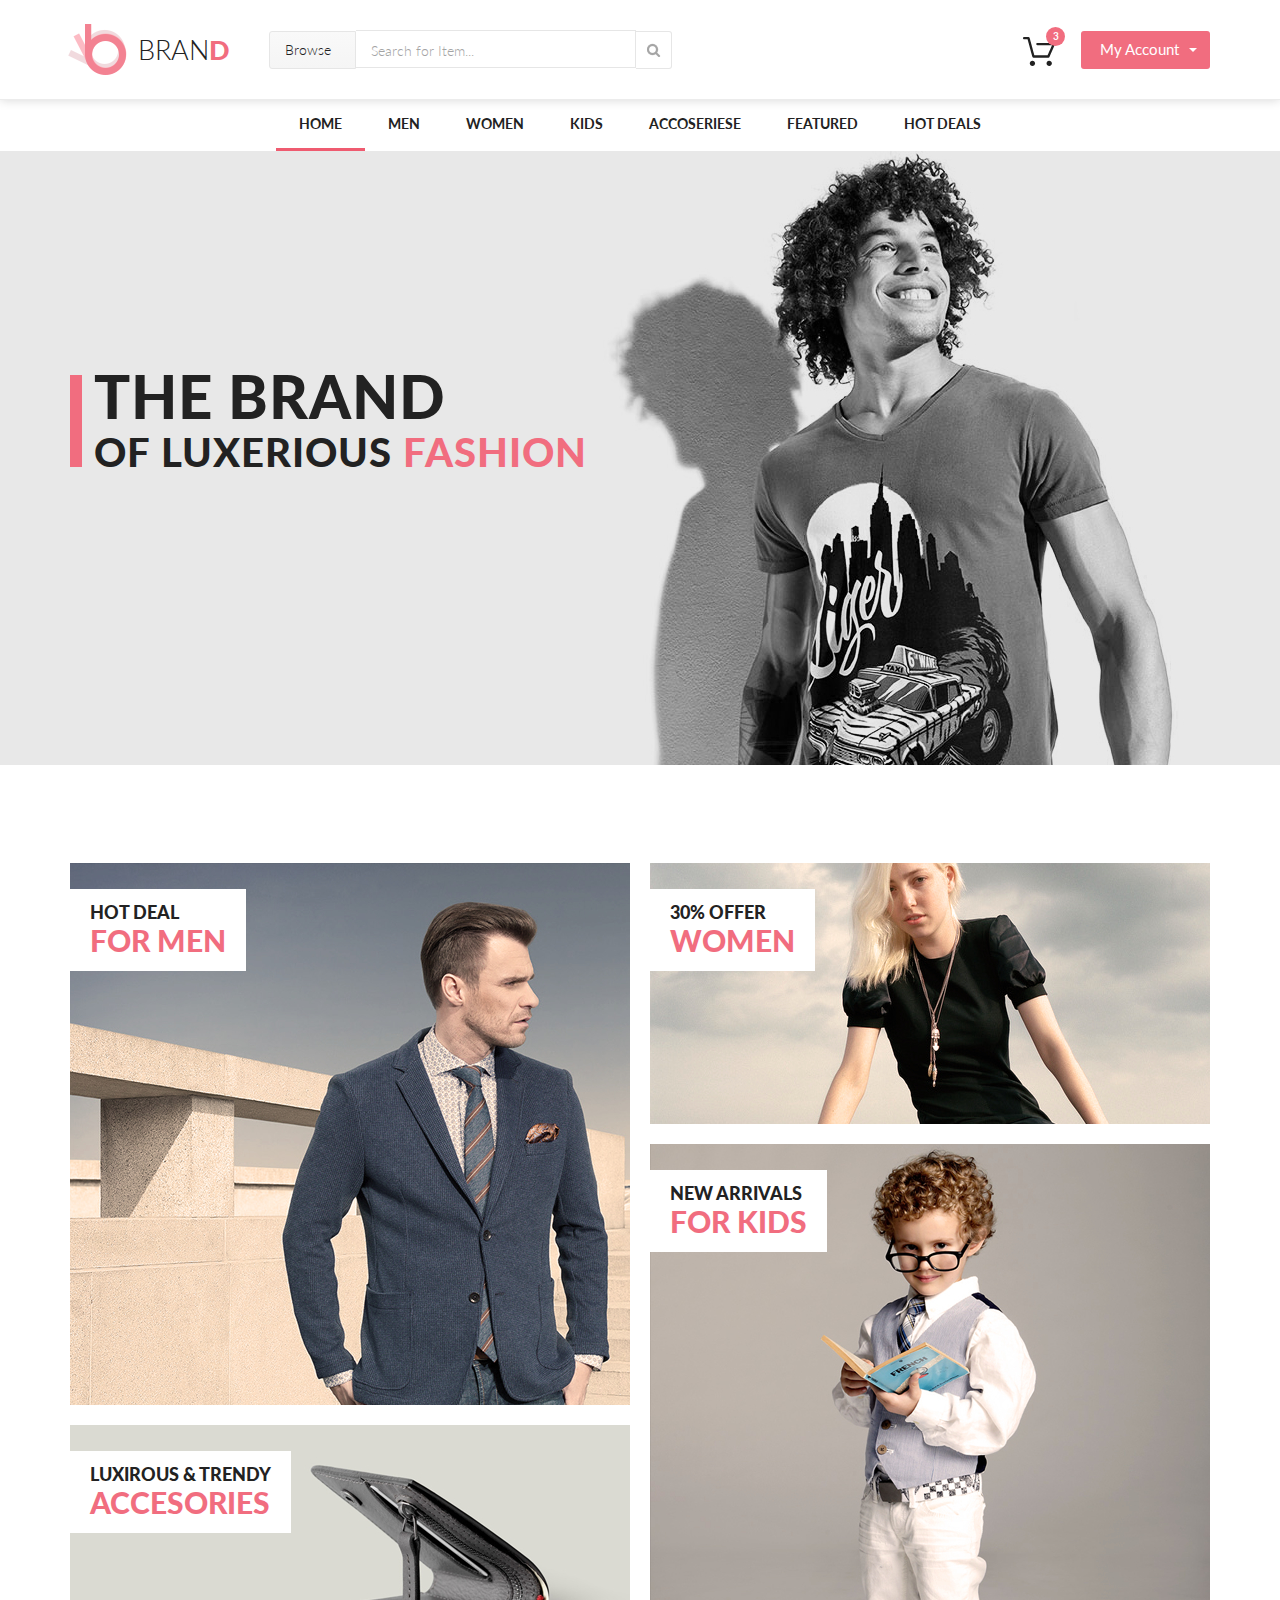
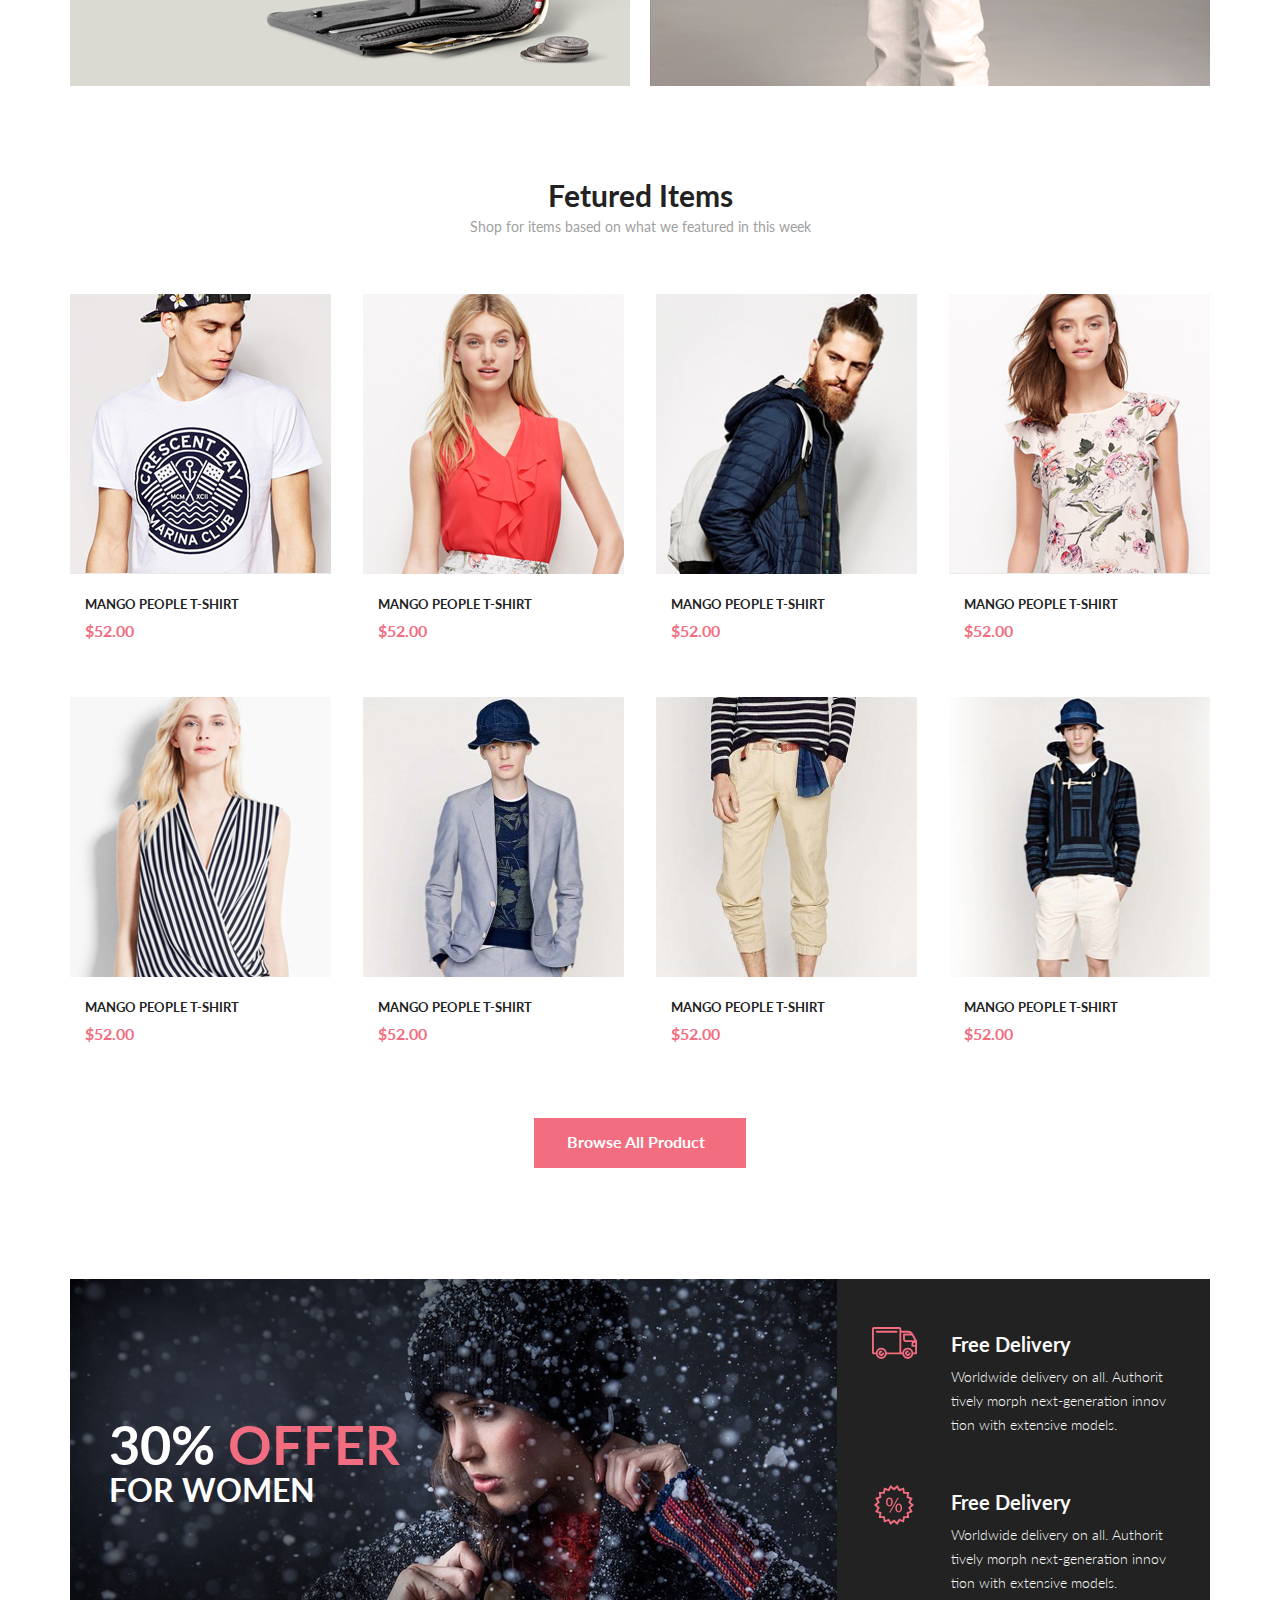
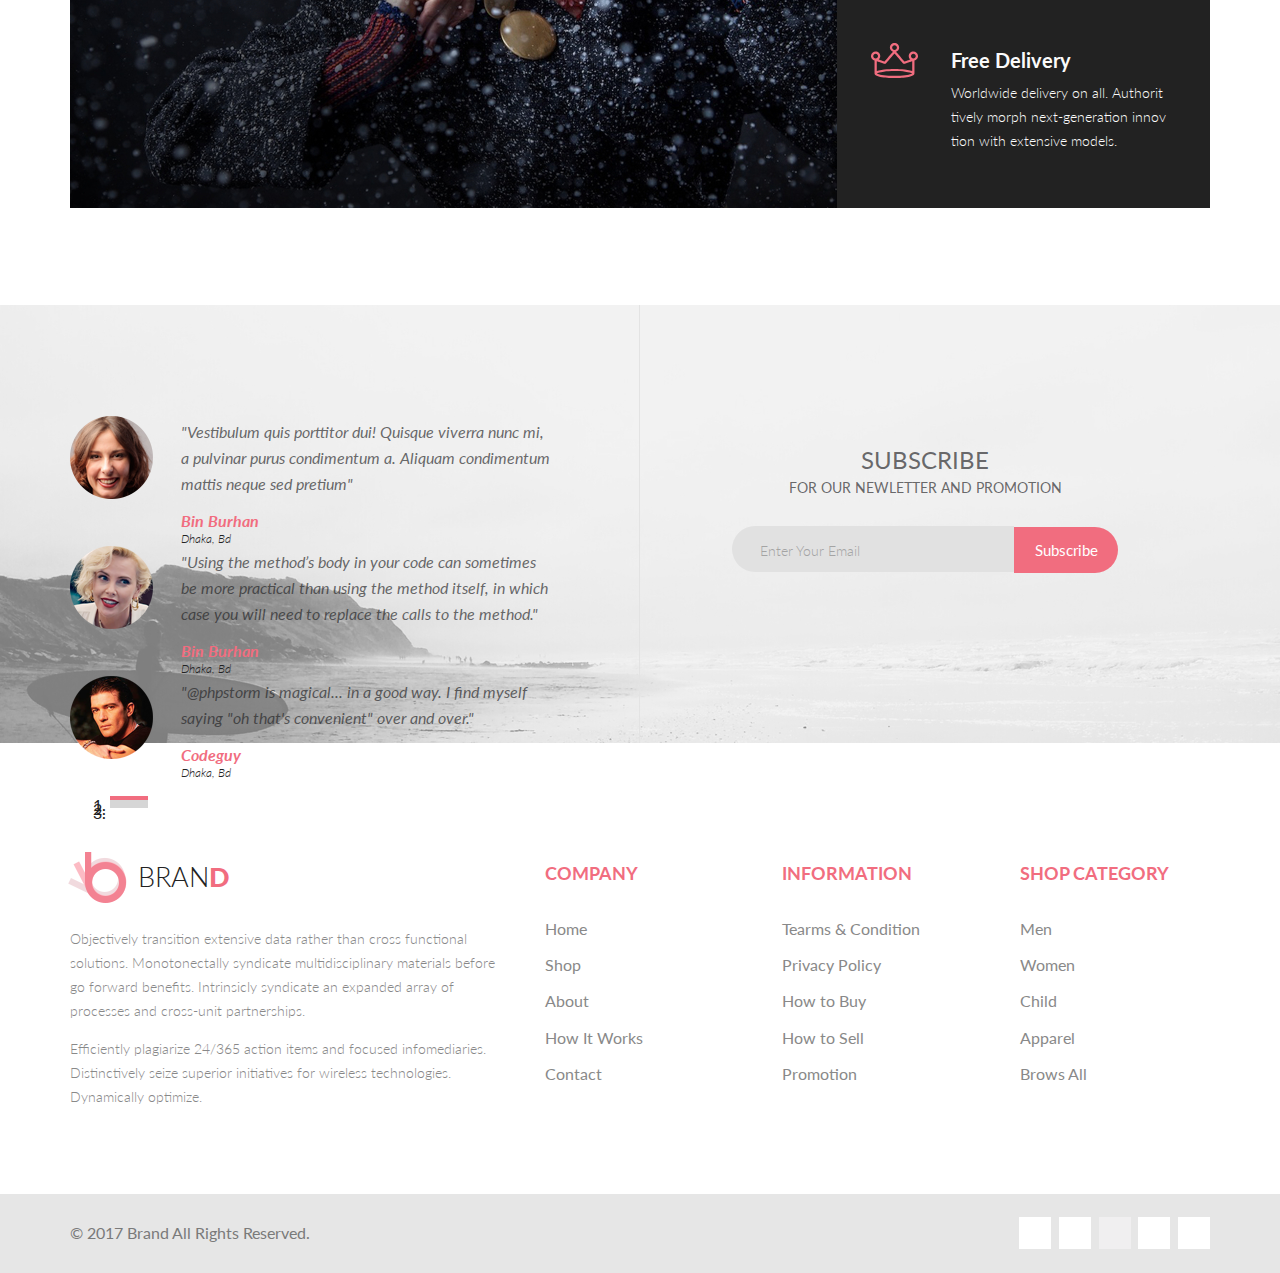
<file: index.html>
<!DOCTYPE html>
<html lang="en">
<head>
    <meta charset="UTF-8">
    <title>Index Page</title>
    <link rel="stylesheet"
          href="https://use.fontawesome.com/releases/v5.0.10/css/all.css"
          integrity="sha384-+d0P83n9kaQMCwj8F4RJB66tzIwOKmrdb46+porD/OvrJ+37WqIM7UoBtwHO6Nlg"
          crossorigin="anonymous">
    <link rel="stylesheet"
          href="https://stackpath.bootstrapcdn.com/bootstrap/4.1.0/css/bootstrap.min.css"
          integrity="sha384-9gVQ4dYFwwWSjIDZnLEWnxCjeSWFphJiwGPXr1jddIhOegiu1FwO5qRGvFXOdJZ4"
          crossorigin="anonymous">
    <link rel="stylesheet" href="css/normalize.css">
    <link rel="stylesheet" href="css/main.css">
</head>
<body>

    <!--Шапка-->
    <header class="header">
        <div class="container header-container">
            <div class="header-left">
                <a href="#" class="logo"><img src="images/logo.png" alt="logo">BRAN<span>D</span></a>
                <details class="browse">
                    <summary>Browse<i class="fas fa-caret-down"></i></summary>
                    <nav class="dropDown browse__dropDown">
                        <div class="dropDown-item browse__dropDown-item">
                            <h2>Women</h2>
                            <ul>
                                <li><a href="product.html">Dresses</a></li>
                                <li><a href="product.html">Tops</a></li>
                                <li><a href="product.html">Sweaters/Knits</a>
                                </li>
                                <li><a href="product.html">Jackets/Coats</a>
                                </li>
                                <li><a href="product.html">Blazers</a></li>
                                <li><a href="product.html">Denim</a></li>
                                <li><a href="product.html">Leggings/Pants</a>
                                </li>
                                <li><a href="product.html">Skirts/Shorts</a>
                                </li>
                                <li><a href="product.html">Accessories</a></li>
                                <li><a href="product.html">Bags/Purses</a></li>
                                <li>
                                    <a href="product.html">Swimwear/Underwear</a>
                                </li>
                                <li><a href="product.html">Nightwear</a></li>
                                <li><a href="product.html">Shoes</a></li>
                                <li><a href="product.html">Beauty</a></li>
                            </ul>
                            <h2>Men</h2>
                            <ul>
                                <li><a href="product.html">Tees/Tank tops</a>
                                </li>
                                <li><a href="product.html">Shirts/Polos</a></li>
                                <li><a href="product.html">Sweaters</a></li>
                                <li>
                                    <a href="product.html">Sweatshirts/Hoodies</a>
                                </li>
                                <li><a href="product.html">Blazers</a></li>
                                <li><a href="product.html">Jackets/vests</a>
                                </li>
                            </ul>
                        </div>
                    </nav>
                </details>
                <form action="#" class="search">
                    <input type="text" placeholder="Search for Item..."
                           title="search"><button
                        type="submit">&nbsp;</button>
                </form>
            </div>
            <div class="header-right">
                <div class="hr-cart-box">
                    <a href="shopcart.html" class="hr-cart">
                        <img src="images/cart.svg" class="hr-cart-img"
                             alt="Корзина">
                        <div id="totalGoodsTop"></div>
                    </a>
                    <div class="dropDown hr-cart-dropdown">
                        <div id="containerBasketTop"></div>
                        <div class="hr-total">
                            <span>TOTAL</span><span id="totalAmountTop">$500.00</span></div>
                        <div class="hr-buttons">
                            <a href="#" class="button hr-buttons__checkout">Checkout</a>
                            <a href="shopcart.html"
                               class="button hr-buttons__goto-cart">Go to
                                cart</a>
                        </div>
                    </div>
                </div>
                <a href="checkout.html" class="hr-account">My Account</a>
            </div>
        </div>
    </header>

    <!--Навигация-->
    <nav class="container">
        <ul class="menu">
            <li>
                <a href="#" class="menu_active">Home</a>
            </li>
            <li>
                <a href="product.html">Men</a>
                <div class="dropDown menu__dropDown">
                    <div class="dropDown-item menu__dropDown-item">
                        <h2>Men</h2>
                        <ul>
                            <li><a href="product.html">Dresses</a></li>
                            <li><a href="product.html">Tops</a></li>
                            <li><a href="product.html">Sweaters/Knits</a></li>
                            <li><a href="product.html">Jackets/Coats</a></li>
                            <li><a href="product.html">Blazers</a></li>
                            <li><a href="product.html">Denim</a></li>
                            <li><a href="product.html">Leggings/Pants</a></li>
                            <li><a href="product.html">Skirts/Shorts</a></li>
                            <li><a href="product.html">Accessories</a></li>
                        </ul>
                    </div>
                    <div class="dropDown-item menu__dropDown-item">
                        <h2>Men</h2>
                        <ul>
                            <li><a href="product.html">Dresses</a></li>
                            <li><a href="product.html">Tops</a></li>
                            <li><a href="product.html">Sweaters/Knits</a></li>
                            <li><a href="product.html">Jackets/Coats</a></li>
                        </ul>
                        <h2>Men</h2>
                        <ul>
                            <li><a href="product.html">Leggings/Pants</a></li>
                            <li><a href="product.html">Skirts/Shorts</a></li>
                            <li><a href="product.html">Accessories</a></li>
                        </ul>
                    </div>
                    <div class="dropDown-item menu__dropDown-item">
                        <h2>Men</h2>
                        <ul>
                            <li><a href="product.html">Dresses</a></li>
                            <li><a href="product.html">Tops</a></li>
                            <li><a href="product.html">Sweaters/Knits</a></li>
                            <li><a href="product.html">Jackets/Coats</a></li>
                        </ul>
                        <a href="product.html" class="menu__link-img"><img
                                src="images/mega-menu-women-img.jpg"
                                alt=""></a>
                    </div>
                </div>
            </li>
            <li>
                <a href="product.html">Women</a>
                <div class="dropDown menu__dropDown">
                    <div class="dropDown-item menu__dropDown-item">
                        <h2>Women</h2>
                        <ul>
                            <li><a href="product.html">Dresses</a></li>
                            <li><a href="product.html">Tops</a></li>
                            <li><a href="product.html">Sweaters/Knits</a></li>
                            <li><a href="product.html">Jackets/Coats</a></li>
                            <li><a href="product.html">Blazers</a></li>
                            <li><a href="product.html">Denim</a></li>
                            <li><a href="product.html">Leggings/Pants</a></li>
                            <li><a href="product.html">Skirts/Shorts</a></li>
                            <li><a href="product.html">Accessories</a></li>
                        </ul>
                    </div>
                    <div class="dropDown-item menu__dropDown-item">
                        <h2>Women</h2>
                        <ul>
                            <li><a href="product.html">Dresses</a></li>
                            <li><a href="product.html">Tops</a></li>
                            <li><a href="product.html">Sweaters/Knits</a></li>
                            <li><a href="product.html">Jackets/Coats</a></li>
                        </ul>
                        <h2>Women</h2>
                        <ul>
                            <li><a href="product.html">Leggings/Pants</a></li>
                            <li><a href="product.html">Skirts/Shorts</a></li>
                            <li><a href="product.html">Accessories</a></li>
                        </ul>
                    </div>
                </div>
            </li>
            <li>
                <a href="product.html">Kids</a>
                <div class="dropDown menu__dropDown">
                    <div class="dropDown-item menu__dropDown-item">
                        <h2>Kids</h2>
                        <ul>
                            <li><a href="product.html">Dresses</a></li>
                            <li><a href="product.html">Tops</a></li>
                            <li><a href="product.html">Sweaters/Knits</a></li>
                            <li><a href="product.html">Jackets/Coats</a></li>
                            <li><a href="product.html">Blazers</a></li>
                            <li><a href="product.html">Denim</a></li>
                            <li><a href="product.html">Leggings/Pants</a></li>
                            <li><a href="product.html">Skirts/Shorts</a></li>
                            <li><a href="product.html">Accessories</a></li>
                        </ul>
                    </div>
                    <div class="dropDown-item menu__dropDown-item">
                        <h2>Kids</h2>
                        <ul>
                            <li><a href="product.html">Dresses</a></li>
                            <li><a href="product.html">Tops</a></li>
                            <li><a href="product.html">Sweaters/Knits</a></li>
                            <li><a href="product.html">Jackets/Coats</a></li>
                        </ul>
                        <h2>Kids</h2>
                        <ul>
                            <li><a href="product.html">Sweaters/Knits</a></li>
                            <li><a href="product.html">Jackets/Coats</a></li>
                        </ul>
                    </div>
                </div>
            </li>
            <li>
                <a href="product.html">Accoseriese</a>
            </li>
            <li>
                <a href="product.html">Featured</a>
                <div class="dropDown menu__dropDown">
                    <div class="dropDown-item menu__dropDown-item">
                        <h2>Featured</h2>
                        <ul>
                            <li><a href="product.html">Dresses</a></li>
                            <li><a href="product.html">Tops</a></li>
                            <li><a href="product.html">Sweaters/Knits</a></li>
                            <li><a href="product.html">Jackets/Coats</a></li>
                            <li><a href="product.html">Blazers</a></li>
                            <li><a href="product.html">Denim</a></li>
                            <li><a href="product.html">Leggings/Pants</a></li>
                            <li><a href="product.html">Skirts/Shorts</a></li>
                            <li><a href="product.html">Accessories</a></li>
                        </ul>
                    </div>
                </div>
            </li>
            <li>
                <a href="product.html">Hot Deals</a>
            </li>
        </ul>
    </nav>

    <!--Центральная часть-->
    <div class="center">

        <!--Слайдер-->
        <div class="slider">
            <div class="container slider-container">
                <div class="slider-text">
                    <h2>THE BRAND</h2>
                    <h3>OF LUXERIOUS <span>FASHION</span></h3>
                </div>
            </div>
        </div>

        <!--Горячие предложения-->
        <div class="container hot-offers-container">
            <div class="ho-left">
                <a href="product.html" class="ho-img-big img1">
                    <div class="ho-img-label">
                        <h2>HOT DEAL</h2>
                        <h3>FOR MEN</h3>
                    </div>
                </a>
                <a href="product.html" class="ho-img-small img3">
                    <div class="ho-img-label">
                        <h2>LUXIROUS & trendy</h2>
                        <h3>ACCESORIES</h3>
                    </div>
                </a>
            </div>
            <div class="ho-right">
                <a href="product.html" class="ho-img-small img2">
                    <div class="ho-img-label">
                        <h2>30% offer</h2>
                        <h3>women</h3>
                    </div>
                </a>
                <a href="product.html" class="ho-img-big img4">
                    <div class="ho-img-label">
                        <h2>new arrivals</h2>
                        <h3>FOR kids</h3>
                    </div>
                </a>
            </div>
        </div>

        <!--Fetured Items-->
        <section class="container">
            <header class="fetured-head">
                <h2>Fetured Items</h2>
                <h3>Shop for items based on what we featured in this week</h3>
            </header>
            <div class="prod-container">
                <div class="prod-item" data-id-prod="1">
                    <a href="single.html">
                        <img src="images/prod/prod-1.jpg" class="prod-item__img"
                             alt="">
                        <div class="prod-item__text">
                            <h2 class="prod-item__head">Mango People
                                T-shirt</h2>
                            <h3 class="prod-item__price">$52.00</h3>
                        </div>
                    </a>
                    <a href="#" class="prod-item__cart">
                        <img src="images/cart-white.svg" alt="">
                        <span>Add to Cart</span>
                    </a>
                    <a href="#" class="prod-item__arr">
                        <img src="images/arr-white.svg" alt="">
                    </a>
                    <a href="#" class="prod-item__heart">
                        <img src="images/heart-white.svg" alt="">
                    </a>
                </div>
                <div class="prod-item" data-id-prod="2">
                    <a href="single.html" class="prod-item-link">
                        <img src="images/prod/prod-2.jpg" class="prod-item__img"
                             alt="">
                        <div class="prod-item__text">
                            <h2 class="prod-item__head">Mango People
                                T-shirt</h2>
                            <h3 class="prod-item__price">$52.00</h3>
                        </div>
                    </a>
                    <a href="#" class="prod-item__cart">
                        <span>Add to Cart</span>
                    </a>
                    <a href="#" class="prod-item__arr">
                        <img src="images/arr-white.svg" alt="">
                    </a>
                    <a href="#" class="prod-item__heart">
                        <img src="images/heart-white.svg" alt="">
                    </a>
                </div>
                <div class="prod-item" data-id-prod="3">
                    <a href="single.html" class="prod-item-link">
                        <img src="images/prod/prod-3.jpg" class="prod-item__img"
                             alt="">
                        <div class="prod-item__text">
                            <h2 class="prod-item__head">Mango People
                                T-shirt</h2>
                            <h3 class="prod-item__price">$52.00</h3>
                        </div>
                    </a>
                    <a href="#" class="prod-item__cart">
                        <img src="images/cart-white.svg" alt="">
                        <span>Add to Cart</span>
                    </a>
                    <a href="#" class="prod-item__arr">
                        <img src="images/arr-white.svg" alt="">
                    </a>
                    <a href="#" class="prod-item__heart">
                        <img src="images/heart-white.svg" alt="">
                    </a>
                </div>
                <div class="prod-item" data-id-prod="4">
                    <a href="single.html" class="prod-item-link">
                        <img src="images/prod/prod-4.jpg" class="prod-item__img"
                             alt="">
                        <div class="prod-item__text">
                            <h2 class="prod-item__head">Mango People
                                T-shirt</h2>
                            <h3 class="prod-item__price">$52.00</h3>
                        </div>
                    </a>
                    <a href="#" class="prod-item__cart">
                        <img src="images/cart-white.svg" alt="">
                        <span>Add to Cart</span>
                    </a>
                    <a href="#" class="prod-item__arr">
                        <img src="images/arr-white.svg" alt="">
                    </a>
                    <a href="#" class="prod-item__heart">
                        <img src="images/heart-white.svg" alt="">
                    </a>
                </div>
                <div class="prod-item" data-id-prod="5">
                    <a href="single.html" class="prod-item-link">
                        <img src="images/prod/prod-5.jpg" class="prod-item__img"
                             alt="">
                        <div class="prod-item__text">
                            <h2 class="prod-item__head">Mango People
                                T-shirt</h2>
                            <h3 class="prod-item__price">$52.00</h3>
                        </div>
                    </a>
                    <a href="#" class="prod-item__cart">
                        <img src="images/cart-white.svg" alt="">
                        <span>Add to Cart</span>
                    </a>
                    <a href="#" class="prod-item__arr">
                        <img src="images/arr-white.svg" alt="">
                    </a>
                    <a href="#" class="prod-item__heart">
                        <img src="images/heart-white.svg" alt="">
                    </a>
                </div>
                <div class="prod-item" data-id-prod="6">
                    <a href="single.html" class="prod-item-link">
                        <img src="images/prod/prod-6.jpg" class="prod-item__img"
                             alt="">
                        <div class="prod-item__text">
                            <h2 class="prod-item__head">Mango People
                                T-shirt</h2>
                            <h3 class="prod-item__price">$52.00</h3>
                        </div>
                    </a>
                    <a href="#" class="prod-item__cart">
                        <img src="images/cart-white.svg" alt="">
                        <span>Add to Cart</span>
                    </a>
                    <a href="#" class="prod-item__arr">
                        <img src="images/arr-white.svg" alt="">
                    </a>
                    <a href="#" class="prod-item__heart">
                        <img src="images/heart-white.svg" alt="">
                    </a>
                </div>
                <div class="prod-item" data-id-prod="7">
                    <a href="single.html" class="prod-item-link">
                        <img src="images/prod/prod-7.jpg" class="prod-item__img"
                             alt="">
                        <div class="prod-item__text">
                            <h2 class="prod-item__head">Mango People
                                T-shirt</h2>
                            <h3 class="prod-item__price">$52.00</h3>
                        </div>
                    </a>
                    <a href="#" class="prod-item__cart">
                        <img src="images/cart-white.svg" alt="">
                        <span>Add to Cart</span>
                    </a>
                    <a href="#" class="prod-item__arr">
                        <img src="images/arr-white.svg" alt="">
                    </a>
                    <a href="#" class="prod-item__heart">
                        <img src="images/heart-white.svg" alt="">
                    </a>
                </div>
                <div class="prod-item" data-id-prod="8">
                    <a href="single.html" class="prod-item-link">
                        <img src="images/prod/prod-8.jpg" class="prod-item__img"
                             alt="">
                        <div class="prod-item__text">
                            <h2 class="prod-item__head">Mango People
                                T-shirt</h2>
                            <h3 class="prod-item__price">$52.00</h3>
                        </div>
                    </a>
                    <a href="#" class="prod-item__cart">
                        <img src="images/cart-white.svg" alt="">
                        <span>Add to Cart</span>
                    </a>
                    <a href="#" class="prod-item__arr">
                        <img src="images/arr-white.svg" alt="">
                    </a>
                    <a href="#" class="prod-item__heart">
                        <img src="images/heart-white.svg" alt="">
                    </a>
                </div>
            </div>

            <div class="all-items">
                <a href="product.html" class="button all-items__button">
                    Browse All Product <i
                        class="fas fa-long-arrow-alt-right"></i>
                </a>
            </div>
        </section>

        <!--30% offer-->
        <a href="#" class="container offer-container">
            <div class="offer-left">
                <div>
                    <h2>30% <span>OFFER</span></h2>
                    <h3>FOR WOMEN</h3>
                </div>
            </div>
            <div class="offer-right">
                <article>
                    <h4>Free Delivery</h4>
                    <span>
                        Worldwide delivery on all. Authorit tively morph next-generation innov tion with extensive models.
                    </span>
                </article>
                <article>
                    <h4>Free Delivery</h4>
                    <span>
                        Worldwide delivery on all. Authorit tively morph next-generation innov tion with extensive models.
                    </span>
                </article>
                <article>
                    <h4>Free Delivery</h4>
                    <span>
                        Worldwide delivery on all. Authorit tively morph next-generation innov tion with extensive models.
                    </span>
                </article>
            </div>
        </a>

    </div>

    <!--Подвал-->
    <footer class="footer">
        <div class="footer-sub">
            <div class="container">
                <div id="carouselExampleIndicators"
                     class="carousel slide sub-left" data-ride="carousel">
                    <div class="carousel-inner">
                        <div class="carousel-item active">
                            <div class="sub-left-item">
                                <img src="images/face1.png" alt="">
                                <div class="sub-comment">
                                    <p>
                                        "Vestibulum quis porttitor dui! Quisque
                                        viverra nunc mi,
                                        a pulvinar purus condimentum a. Aliquam
                                        condimentum mattis neque sed
                                        pretium"
                                    </p>
                                    <address class="sub-comment-name">Bin Burhan<br><span>Dhaka, Bd</span>
                                    </address>
                                </div>
                            </div>
                        </div>
                        <div class="carousel-item">
                            <div class="sub-left-item">
                                <img src="images/face3.png" alt="">
                                <div class="sub-comment">
                                    <p>
                                        "Using the method’s body in your code
                                        can sometimes be more practical than
                                        using the method itself, in which case
                                        you will need to replace the calls to
                                        the method."
                                    </p>
                                    <address class="sub-comment-name">Bin Burhan<br><span>Dhaka, Bd</span>
                                    </address>
                                </div>
                            </div>
                        </div>
                        <div class="carousel-item">
                            <div class="sub-left-item">
                                <img src="images/face2.png" alt="">
                                <div class="sub-comment">
                                    <p>
                                        "@phpstorm is magical... in a good way.
                                        I find myself saying "oh that's
                                        convenient" over and over."
                                    </p>
                                    <address class="sub-comment-name">
                                        Codeguy<br><span>Dhaka, Bd</span>
                                    </address>
                                </div>
                            </div>
                        </div>
                    </div>
                    <ol class="carousel-indicators sub-left-carousel-indicators">
                        <li data-target="#carouselExampleIndicators"
                            data-slide-to="0" class="active"></li>
                        <li data-target="#carouselExampleIndicators"
                            data-slide-to="1"></li>
                        <li data-target="#carouselExampleIndicators"
                            data-slide-to="2"></li>
                    </ol>
                </div>
                <div class="sub-right">
                    <h2>
                        Subscribe<br><span>FOR OUR NEWLETTER AND PROMOTION</span>
                    </h2>
                    <form action="#" class="subscribe">
                        <input type="email" title="subscribe"
                               placeholder="Enter Your Email"><button
                            type="submit">Subscribe</button>
                    </form>
                </div>
            </div>
        </div>
        <div class="container nav-bottom-container">
            <div class="nav-bottom-brand">
                <a href="#" class="logo nav-bottom-brand__logo"><img
                        src="images/logo.png"
                        alt="logo">BRAN<span>D</span></a>
                <p>
                    Objectively transition extensive data rather than cross
                    functional solutions. Monotonectally
                    syndicate multidisciplinary materials before go forward
                    benefits. Intrinsicly syndicate an
                    expanded array of processes and cross-unit partnerships.
                </p>
                <p>
                    Efficiently plagiarize 24/365 action items and focused
                    infomediaries.
                    Distinctively seize superior initiatives for wireless
                    technologies. Dynamically optimize.
                </p>
            </div>
            <nav class="nav-bottom-item">
                <div>COMPANY</div>
                <ul>
                    <li><a href="index.html">Home</a></li>
                    <li><a href="product.html">Shop</a></li>
                    <li><a href="#">About</a></li>
                    <li><a href="#">How It Works</a></li>
                    <li><a href="#">Contact</a></li>
                </ul>
            </nav>
            <nav class="nav-bottom-item">
                <div>INFORMATION</div>
                <ul>
                    <li><a href="#">Tearms & Condition</a></li>
                    <li><a href="#">Privacy Policy</a></li>
                    <li><a href="#">How to Buy</a></li>
                    <li><a href="#">How to Sell</a></li>
                    <li><a href="#">Promotion</a></li>
                </ul>
            </nav>
            <nav class="nav-bottom-item">
                <div>SHOP CATEGORY</div>
                <ul>
                    <li><a href="product.html">Men</a></li>
                    <li><a href="product.html">Women</a></li>
                    <li><a href="product.html">Child</a></li>
                    <li><a href="product.html">Apparel</a></li>
                    <li><a href="product.html">Brows All</a></li>
                </ul>
            </nav>
        </div>
        <div class="copyright">
            <div class="container copyright-container">
                <div class="copyright-left">© 2017 Brand All Rights Reserved.
                </div>
                <div class="copyright-right">
                    <!--<div class="copyright-social">-->
                    <a href="#"><i class="fab fa-facebook-f"></i></a>
                    <a href="#"><i class="fab fa-twitter"></i></a>
                    <a href="#" class="not-activ"><i
                            class="fab fa-linkedin-in"></i></a>
                    <a href="#"><i class="fab fa-pinterest-p"></i></a>
                    <a href="#"><i class="fab fa-google-plus-g"></i></a>
                    <!--</div>-->
                </div>
            </div>
        </div>
    </footer>

    <!-- Подключаем JS файлы. -->
    <script src="js/jquery-3.3.1.min.js"></script>
    <script src="js/BasketTop.js"></script>
    <script src="js/main.js"></script>
    <script src="https://cdnjs.cloudflare.com/ajax/libs/popper.js/1.14.0/umd/popper.min.js"
            integrity="sha384-cs/chFZiN24E4KMATLdqdvsezGxaGsi4hLGOzlXwp5UZB1LY//20VyM2taTB4QvJ"
            crossorigin="anonymous"></script>
    <script src="https://stackpath.bootstrapcdn.com/bootstrap/4.1.0/js/bootstrap.min.js"
            integrity="sha384-uefMccjFJAIv6A+rW+L4AHf99KvxDjWSu1z9VI8SKNVmz4sk7buKt/6v9KI65qnm"
            crossorigin="anonymous"></script>
</body>
</html>
</file>
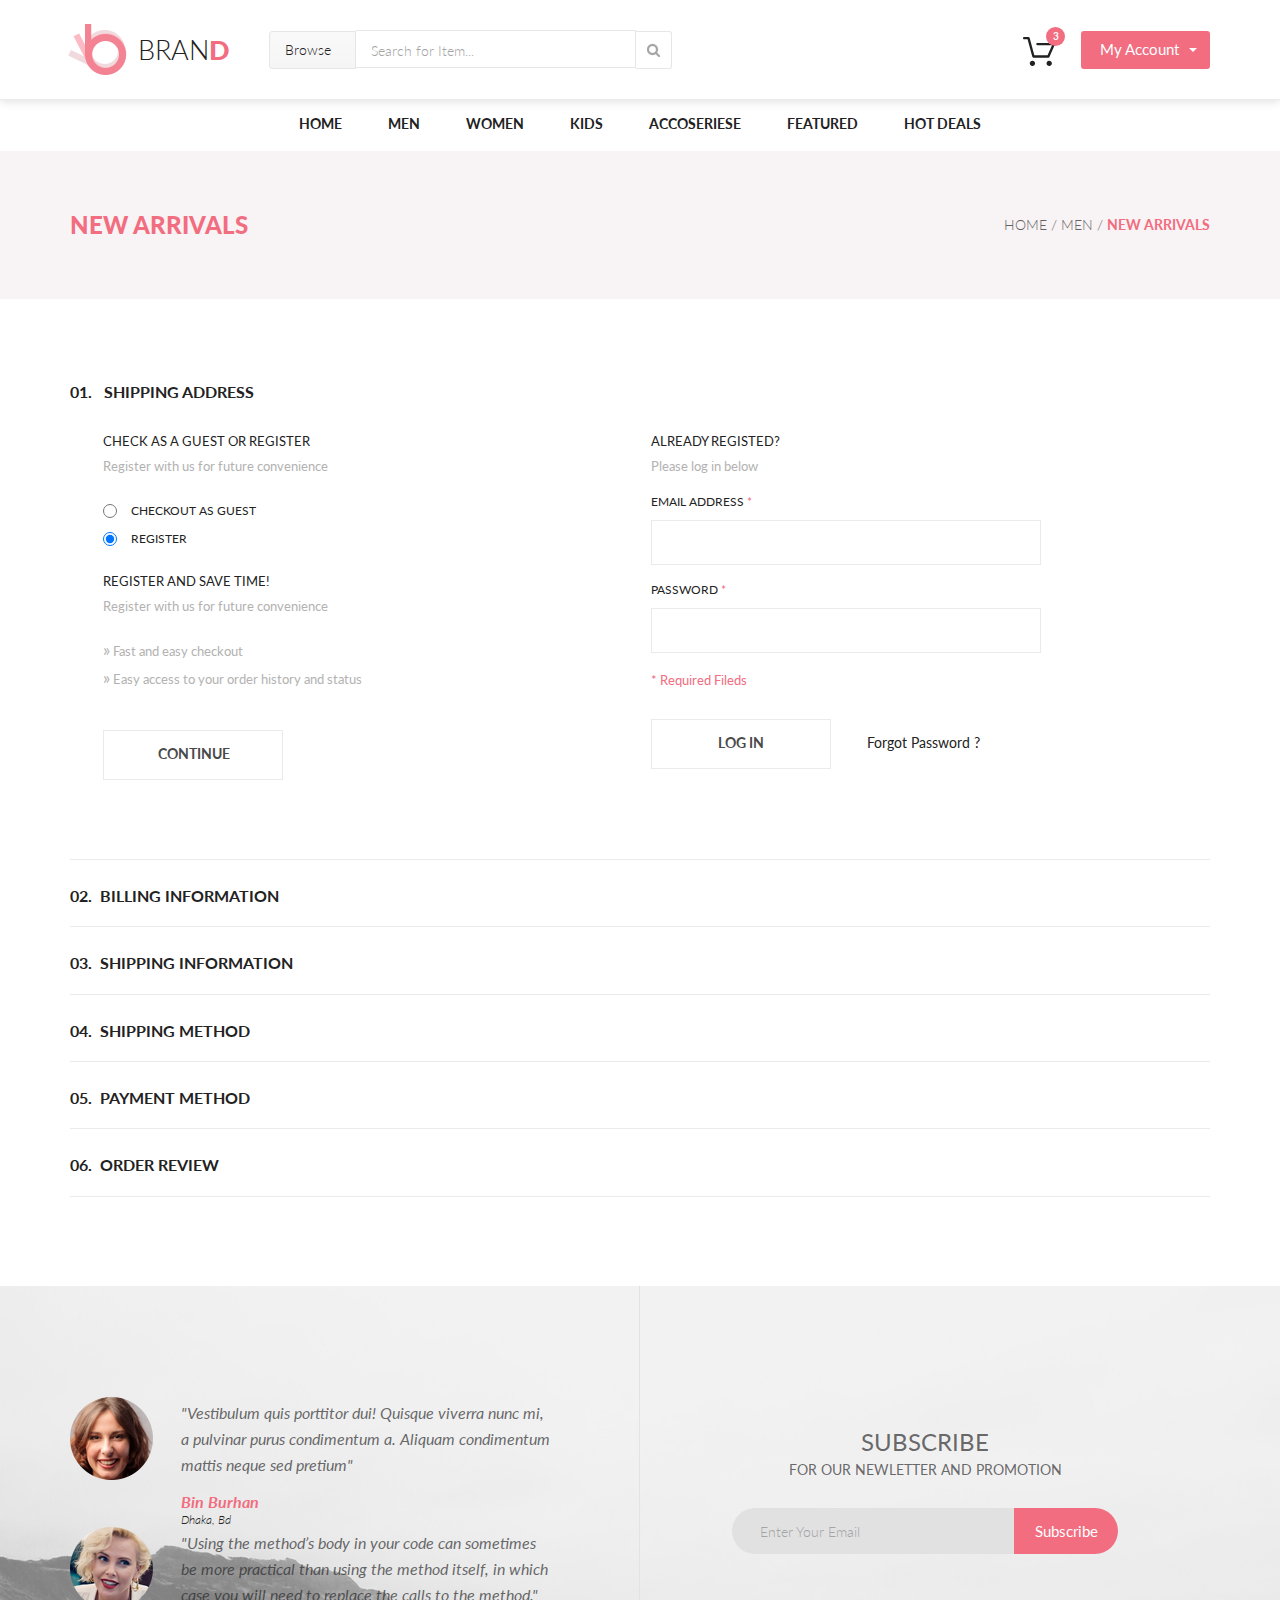
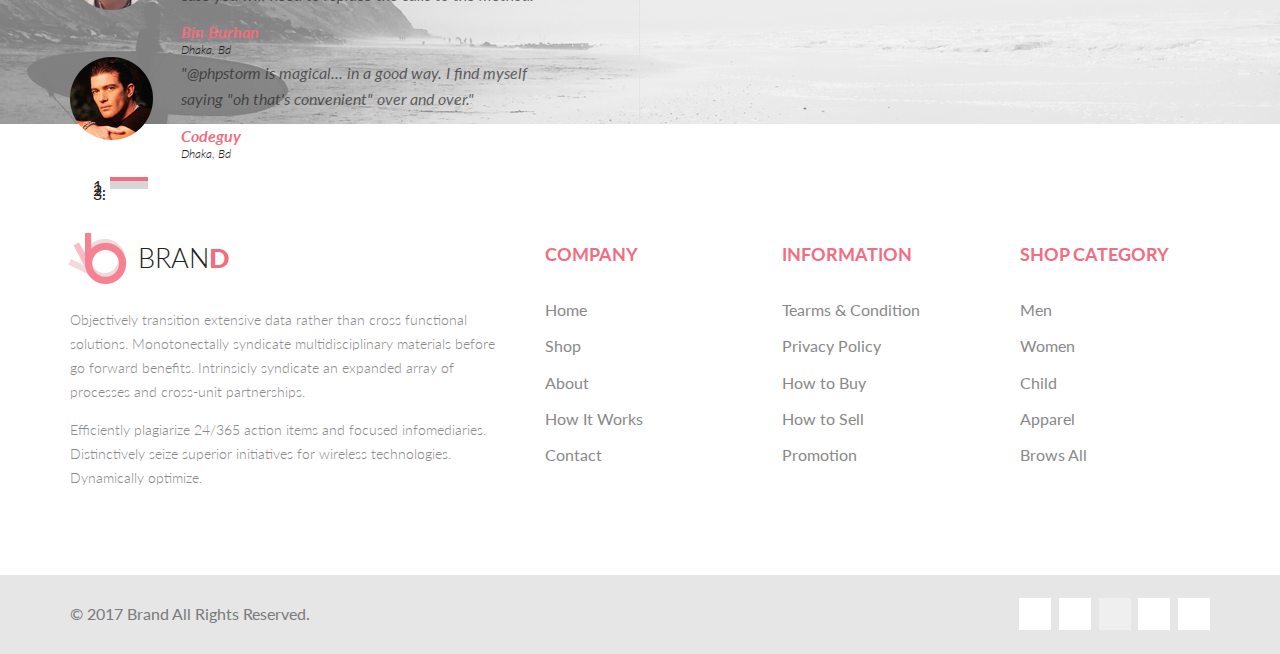
<file: checkout.html>
<!DOCTYPE html>
<html lang="en">
    <head>
        <meta charset="UTF-8">
        <title>CheckOut</title>
        <link rel="stylesheet" href="https://use.fontawesome.com/releases/v5.0.10/css/all.css"
              integrity="sha384-+d0P83n9kaQMCwj8F4RJB66tzIwOKmrdb46+porD/OvrJ+37WqIM7UoBtwHO6Nlg"
              crossorigin="anonymous">
        <link rel="stylesheet" href="https://stackpath.bootstrapcdn.com/bootstrap/4.1.0/css/bootstrap.min.css"
              integrity="sha384-9gVQ4dYFwwWSjIDZnLEWnxCjeSWFphJiwGPXr1jddIhOegiu1FwO5qRGvFXOdJZ4"
              crossorigin="anonymous">
        <link rel="stylesheet" href="css/normalize.css">
        <link rel="stylesheet" href="css/main.css">
    </head>
    <body>

        <!--Шапка-->
        <header class="header">
            <div class="container header-container">
                <div class="header-left">
                    <a href="index.html" class="logo"><img src="images/logo.png" alt="logo">BRAN<span>D</span></a>
                    <details class="browse">
                        <summary>Browse<i class="fas fa-caret-down"></i></summary>
                        <nav class="dropDown browse__dropDown">
                            <div class="dropDown-item browse__dropDown-item">
                                <h2>Women</h2>
                                <ul>
                                    <li><a href="product.html">Dresses</a></li>
                                    <li><a href="product.html">Tops</a></li>
                                    <li><a href="product.html">Sweaters/Knits</a></li>
                                    <li><a href="product.html">Jackets/Coats</a></li>
                                    <li><a href="product.html">Blazers</a></li>
                                    <li><a href="product.html">Denim</a></li>
                                    <li><a href="product.html">Leggings/Pants</a></li>
                                    <li><a href="product.html">Skirts/Shorts</a></li>
                                    <li><a href="product.html">Accessories</a></li>
                                    <li><a href="product.html">Bags/Purses</a></li>
                                    <li><a href="product.html">Swimwear/Underwear</a></li>
                                    <li><a href="product.html">Nightwear</a></li>
                                    <li><a href="product.html">Shoes</a></li>
                                    <li><a href="product.html">Beauty</a></li>
                                </ul>
                                <h2>Men</h2>
                                <ul>
                                    <li><a href="product.html">Tees/Tank tops</a></li>
                                    <li><a href="product.html">Shirts/Polos</a></li>
                                    <li><a href="product.html">Sweaters</a></li>
                                    <li><a href="product.html">Sweatshirts/Hoodies</a></li>
                                    <li><a href="product.html">Blazers</a></li>
                                    <li><a href="product.html">Jackets/vests</a></li>
                                </ul>
                            </div>
                        </nav>
                    </details>
                    <form action="#" class="search">
                        <input type="text" placeholder="Search for Item..." title="search"><button
                            type="submit">&nbsp;</button>
                    </form>
                </div>
                <div class="header-right">
                    <div class="hr-cart-box">
                        <a href="shopcart.html" class="hr-cart">
                            <img src="images/cart.svg" class="hr-cart-img" alt="Корзина">
                            <div id="totalGoodsTop"></div>
                        </a>
                        <div class="dropDown hr-cart-dropdown">
                            <div id="containerBasketTop"></div>
                            <div class="hr-total"><span>TOTAL</span><span id="totalAmountTop">$500.00</span></div>
                            <div class="hr-buttons">
                                <a href="#" class="button hr-buttons__checkout">Checkout</a>
                                <a href="shopcart.html" class="button hr-buttons__goto-cart">Go to cart</a>
                            </div>
                        </div>
                    </div>
                    <a href="checkout.html" class="hr-account">My Account</a>
                </div>
            </div>
        </header>

        <!--Навигация-->
        <nav class="container">
            <ul class="menu">
                <li>
                    <a href="index.html">Home</a>
                </li>
                <li>
                    <a href="product.html">Men</a>
                    <div class="dropDown menu__dropDown">
                        <div class="dropDown-item menu__dropDown-item">
                            <h2>Men</h2>
                            <ul>
                                <li><a href="product.html">Dresses</a></li>
                                <li><a href="product.html">Tops</a></li>
                                <li><a href="product.html">Sweaters/Knits</a></li>
                                <li><a href="product.html">Jackets/Coats</a></li>
                                <li><a href="product.html">Blazers</a></li>
                                <li><a href="product.html">Denim</a></li>
                                <li><a href="product.html">Leggings/Pants</a></li>
                                <li><a href="product.html">Skirts/Shorts</a></li>
                                <li><a href="product.html">Accessories</a></li>
                            </ul>
                        </div>
                        <div class="dropDown-item menu__dropDown-item">
                            <h2>Men</h2>
                            <ul>
                                <li><a href="product.html">Dresses</a></li>
                                <li><a href="product.html">Tops</a></li>
                                <li><a href="product.html">Sweaters/Knits</a></li>
                                <li><a href="product.html">Jackets/Coats</a></li>
                            </ul>
                            <h2>Men</h2>
                            <ul>
                                <li><a href="product.html">Leggings/Pants</a></li>
                                <li><a href="product.html">Skirts/Shorts</a></li>
                                <li><a href="product.html">Accessories</a></li>
                            </ul>
                        </div>
                        <div class="dropDown-item menu__dropDown-item">
                            <h2>Men</h2>
                            <ul>
                                <li><a href="product.html">Dresses</a></li>
                                <li><a href="product.html">Tops</a></li>
                                <li><a href="product.html">Sweaters/Knits</a></li>
                                <li><a href="product.html">Jackets/Coats</a></li>
                            </ul>
                            <a href="product.html" class="menu__link-img"><img src="images/mega-menu-women-img.jpg"
                                                                               alt=""></a>
                        </div>
                    </div>
                </li>
                <li>
                    <a href="product.html">Women</a>
                    <div class="dropDown menu__dropDown">
                        <div class="dropDown-item menu__dropDown-item">
                            <h2>Women</h2>
                            <ul>
                                <li><a href="product.html">Dresses</a></li>
                                <li><a href="product.html">Tops</a></li>
                                <li><a href="product.html">Sweaters/Knits</a></li>
                                <li><a href="product.html">Jackets/Coats</a></li>
                                <li><a href="product.html">Blazers</a></li>
                                <li><a href="product.html">Denim</a></li>
                                <li><a href="product.html">Leggings/Pants</a></li>
                                <li><a href="product.html">Skirts/Shorts</a></li>
                                <li><a href="product.html">Accessories</a></li>
                            </ul>
                        </div>
                        <div class="dropDown-item menu__dropDown-item">
                            <h2>Women</h2>
                            <ul>
                                <li><a href="product.html">Dresses</a></li>
                                <li><a href="product.html">Tops</a></li>
                                <li><a href="product.html">Sweaters/Knits</a></li>
                                <li><a href="product.html">Jackets/Coats</a></li>
                            </ul>
                            <h2>Women</h2>
                            <ul>
                                <li><a href="product.html">Leggings/Pants</a></li>
                                <li><a href="product.html">Skirts/Shorts</a></li>
                                <li><a href="product.html">Accessories</a></li>
                            </ul>
                        </div>
                    </div>
                </li>
                <li>
                    <a href="product.html">Kids</a>
                    <div class="dropDown menu__dropDown">
                        <div class="dropDown-item menu__dropDown-item">
                            <h2>Kids</h2>
                            <ul>
                                <li><a href="product.html">Dresses</a></li>
                                <li><a href="product.html">Tops</a></li>
                                <li><a href="product.html">Sweaters/Knits</a></li>
                                <li><a href="product.html">Jackets/Coats</a></li>
                                <li><a href="product.html">Blazers</a></li>
                                <li><a href="product.html">Denim</a></li>
                                <li><a href="product.html">Leggings/Pants</a></li>
                                <li><a href="product.html">Skirts/Shorts</a></li>
                                <li><a href="product.html">Accessories</a></li>
                            </ul>
                        </div>
                        <div class="dropDown-item menu__dropDown-item">
                            <h2>Kids</h2>
                            <ul>
                                <li><a href="product.html">Dresses</a></li>
                                <li><a href="product.html">Tops</a></li>
                                <li><a href="product.html">Sweaters/Knits</a></li>
                                <li><a href="product.html">Jackets/Coats</a></li>
                            </ul>
                            <h2>Kids</h2>
                            <ul>
                                <li><a href="product.html">Sweaters/Knits</a></li>
                                <li><a href="product.html">Jackets/Coats</a></li>
                            </ul>
                        </div>
                    </div>
                </li>
                <li>
                    <a href="product.html">Accoseriese</a>
                </li>
                <li>
                    <a href="product.html">Featured</a>
                    <div class="dropDown menu__dropDown">
                        <div class="dropDown-item menu__dropDown-item">
                            <h2>Featured</h2>
                            <ul>
                                <li><a href="product.html">Dresses</a></li>
                                <li><a href="product.html">Tops</a></li>
                                <li><a href="product.html">Sweaters/Knits</a></li>
                                <li><a href="product.html">Jackets/Coats</a></li>
                                <li><a href="product.html">Blazers</a></li>
                                <li><a href="product.html">Denim</a></li>
                                <li><a href="product.html">Leggings/Pants</a></li>
                                <li><a href="product.html">Skirts/Shorts</a></li>
                                <li><a href="product.html">Accessories</a></li>
                            </ul>
                        </div>
                    </div>
                </li>
                <li>
                    <a href="product.html">Hot Deals</a>
                </li>
            </ul>
        </nav>

        <!--Центральная часть-->
        <div class="center">

            <!--Заголовок и лебные крошки-->
            <div class="title">
                <div class="container title__container">
                    <h1 class="title__name">New Arrivals</h1>
                    <nav class="bread">
                        <a href="index.html" class="bcrumb__link">Home</a>
                        <span class="bcrumb__sep"> / </span>
                        <a href="product.html" class="bcrumb__link">Men</a>
                        <span class="bcrumb__sep"> / </span>
                        <span class="bcrumb__active">New Arrivals</span>
                    </nav>
                </div>
            </div>

            <!--Основной контент-->
            <div class="container">
                <div class="checkout">
                    <details open class="checkout__details">
                        <summary>01.&nbsp;&nbsp;&nbsp;Shipping Address</summary>
                        <div class="dropDown-item checkout__dropDown-item">
                            <form action="#" class="checkout__details-form">
                                <h3 class="checkout__h3">Check as a guest or register</h3>
                                <span class="checkout__span">Register with us for future convenience</span>
                                <div class="checkout__box-radio">
                                    <label class="checkout__label"><input type="radio" name="guest-reg" value="guest">checkout
                                        as guest</label>
                                    <label class="checkout__label"><input type="radio" name="guest-reg" value="reg"
                                                                          checked>register</label>
                                </div>
                                <h3 class="checkout__h3">register and save time!</h3>
                                <span class="checkout__span">Register with us for future convenience</span>
                                <div class="checkout__span-dop-box">
                                <span class="checkout__span checkout__span_dop"><span
                                        style="font-size: 1.3em">&raquo;</span> Fast and easy checkout</span>
                                    <span class="checkout__span checkout__span_dop"><span
                                            style="font-size: 1.3em">&raquo;</span> Easy access to your order history and status</span>
                                </div>
                                <button class="button checkout__button">Continue</button>
                            </form>
                            <form action="#" class="checkout__details-form">
                                <h3 class="checkout__h3">Already registed?</h3>
                                <span class="checkout__span">Please log in below</span>
                                <div class="checkout__input">
                                    <label class="checkout__input-label" for="ch-email">EMAIL ADDRESS <span
                                            class="checkout__span_red">*</span></label>
                                    <input type="email" id="ch-email">
                                    <label class="checkout__input-label" for="ch-pass">PASSWORD <span
                                            class="checkout__span_red">*</span></label>
                                    <input type="password" id="ch-pass">
                                </div>
                                <span class="checkout__span checkout__span_red checkout__span-star">* Required Fileds</span>
                                <button class="button checkout__button">Log in</button>
                                <a href="#" class="checkout__forgot-pass">Forgot Password ?</a>
                            </form>
                        </div>
                    </details>
                    <details class="checkout__details">
                        <summary>02.&nbsp;&nbsp;BILLING INFORMATION</summary>
                        <div class="dropDown-item checkout__dropDown-item">
                            <form action="#" class="checkout__details-form">
                                <h3 class="checkout__h3">Check as a guest or register</h3>
                                <span class="checkout__span">Register with us for future convenience</span>
                            </form>
                        </div>
                    </details>
                    <details class="checkout__details">
                        <summary>03.&nbsp;&nbsp;SHIPPING INFORMATION</summary>
                        <div class="dropDown-item checkout__dropDown-item">
                            <form action="#" class="checkout__details-form">
                                <h3 class="checkout__h3">Check as a guest or register</h3>
                                <span class="checkout__span">Register with us for future convenience</span>
                            </form>
                        </div>
                    </details>
                    <details class="checkout__details">
                        <summary>04.&nbsp;&nbsp;SHIPPING METHOD</summary>
                        <div class="dropDown-item checkout__dropDown-item">
                            <form action="#" class="checkout__details-form">
                                <h3 class="checkout__h3">Check as a guest or register</h3>
                                <span class="checkout__span">Register with us for future convenience</span>
                            </form>
                        </div>
                    </details>
                    <details class="checkout__details">
                        <summary>05.&nbsp;&nbsp;PAYMENT METHOD</summary>
                        <div class="dropDown-item checkout__dropDown-item">
                            <form action="#" class="checkout__details-form">
                                <h3 class="checkout__h3">Check as a guest or register</h3>
                                <span class="checkout__span">Register with us for future convenience</span>
                            </form>
                        </div>
                    </details>
                    <details class="checkout__details">
                        <summary>06.&nbsp;&nbsp;ORDER REVIEW</summary>
                        <div class="dropDown-item checkout__dropDown-item">
                            <form action="#" class="checkout__details-form">
                                <h3 class="checkout__h3">Check as a guest or register</h3>
                                <span class="checkout__span">Register with us for future convenience</span>
                            </form>
                        </div>
                    </details>
                </div>
            </div>

        </div>

        <!--Подвал-->
        <footer class="footer">
            <div class="footer-sub">
                <div class="container">
                    <div id="carouselExampleIndicators" class="carousel slide sub-left" data-ride="carousel">
                        <div class="carousel-inner">
                            <div class="carousel-item active">
                                <div class="sub-left-item">
                                    <img src="images/face1.png" alt="">
                                    <div class="sub-comment">
                                        <p>
                                            "Vestibulum quis porttitor dui! Quisque viverra nunc mi,
                                            a pulvinar purus condimentum a. Aliquam condimentum mattis neque sed
                                            pretium"
                                        </p>
                                        <address class="sub-comment-name">Bin Burhan<br><span>Dhaka, Bd</span></address>
                                    </div>
                                </div>
                            </div>
                            <div class="carousel-item">
                                <div class="sub-left-item">
                                    <img src="images/face3.png" alt="">
                                    <div class="sub-comment">
                                        <p>
                                            "Using the method’s body in your code can sometimes be more practical than
                                            using the method itself, in which case you will need to replace the calls to
                                            the method."
                                        </p>
                                        <address class="sub-comment-name">Bin Burhan<br><span>Dhaka, Bd</span></address>
                                    </div>
                                </div>
                            </div>
                            <div class="carousel-item">
                                <div class="sub-left-item">
                                    <img src="images/face2.png" alt="">
                                    <div class="sub-comment">
                                        <p>
                                            "@phpstorm is magical... in a good way. I find myself saying "oh that's
                                            convenient" over and over."
                                        </p>
                                        <address class="sub-comment-name">Codeguy<br><span>Dhaka, Bd</span></address>
                                    </div>
                                </div>
                            </div>
                        </div>
                        <ol class="carousel-indicators sub-left-carousel-indicators">
                            <li data-target="#carouselExampleIndicators" data-slide-to="0" class="active"></li>
                            <li data-target="#carouselExampleIndicators" data-slide-to="1"></li>
                            <li data-target="#carouselExampleIndicators" data-slide-to="2"></li>
                        </ol>
                    </div>
                    <div class="sub-right">
                        <h2>Subscribe<br><span>FOR OUR NEWLETTER AND PROMOTION</span></h2>
                        <form action="#" class="subscribe">
                            <input type="email" title="subscribe" placeholder="Enter Your Email"><button type="submit">Subscribe</button>
                        </form>
                    </div>
                </div>
            </div>
            <div class="container nav-bottom-container">
                <div class="nav-bottom-brand">
                    <a href="index.html" class="logo nav-bottom-brand__logo"><img src="images/logo.png"
                                                                                  alt="logo">BRAN<span>D</span></a>
                    <p>
                        Objectively transition extensive data rather than cross functional solutions. Monotonectally
                        syndicate multidisciplinary materials before go forward benefits. Intrinsicly syndicate an
                        expanded array of processes and cross-unit partnerships.
                    </p>
                    <p>
                        Efficiently plagiarize 24/365 action items and focused infomediaries.
                        Distinctively seize superior initiatives for wireless technologies. Dynamically optimize.
                    </p>
                </div>
                <nav class="nav-bottom-item">
                    <div>COMPANY</div>
                    <ul>
                        <li><a href="index.html">Home</a></li>
                        <li><a href="product.html">Shop</a></li>
                        <li><a href="#">About</a></li>
                        <li><a href="#">How It Works</a></li>
                        <li><a href="#">Contact</a></li>
                    </ul>
                </nav>
                <nav class="nav-bottom-item">
                    <div>INFORMATION</div>
                    <ul>
                        <li><a href="#">Tearms & Condition</a></li>
                        <li><a href="#">Privacy Policy</a></li>
                        <li><a href="#">How to Buy</a></li>
                        <li><a href="#">How to Sell</a></li>
                        <li><a href="#">Promotion</a></li>
                    </ul>
                </nav>
                <nav class="nav-bottom-item">
                    <div>SHOP CATEGORY</div>
                    <ul>
                        <li><a href="product.html">Men</a></li>
                        <li><a href="product.html">Women</a></li>
                        <li><a href="product.html">Child</a></li>
                        <li><a href="product.html">Apparel</a></li>
                        <li><a href="product.html">Brows All</a></li>
                    </ul>
                </nav>
            </div>
            <div class="copyright">
                <div class="container copyright-container">
                    <div class="copyright-left">© 2017 Brand All Rights Reserved.</div>
                    <div class="copyright-right">
                        <!--<div class="copyright-social">-->
                        <a href="#"><i class="fab fa-facebook-f"></i></a>
                        <a href="#"><i class="fab fa-twitter"></i></a>
                        <a href="#" class="not-activ"><i class="fab fa-linkedin-in"></i></a>
                        <a href="#"><i class="fab fa-pinterest-p"></i></a>
                        <a href="#"><i class="fab fa-google-plus-g"></i></a>
                        <!--</div>-->
                    </div>
                </div>
            </div>
        </footer>

        <!-- Подключаем JS файлы. -->
        <script src="js/jquery-3.3.1.min.js"></script>
        <script src="js/BasketTop.js"></script>
        <script src="js/main.js"></script>
        <script src="https://cdnjs.cloudflare.com/ajax/libs/popper.js/1.14.0/umd/popper.min.js"
                integrity="sha384-cs/chFZiN24E4KMATLdqdvsezGxaGsi4hLGOzlXwp5UZB1LY//20VyM2taTB4QvJ"
                crossorigin="anonymous"></script>
        <script src="https://stackpath.bootstrapcdn.com/bootstrap/4.1.0/js/bootstrap.min.js"
                integrity="sha384-uefMccjFJAIv6A+rW+L4AHf99KvxDjWSu1z9VI8SKNVmz4sk7buKt/6v9KI65qnm"
                crossorigin="anonymous"></script>
    </body>
</html>
</file>
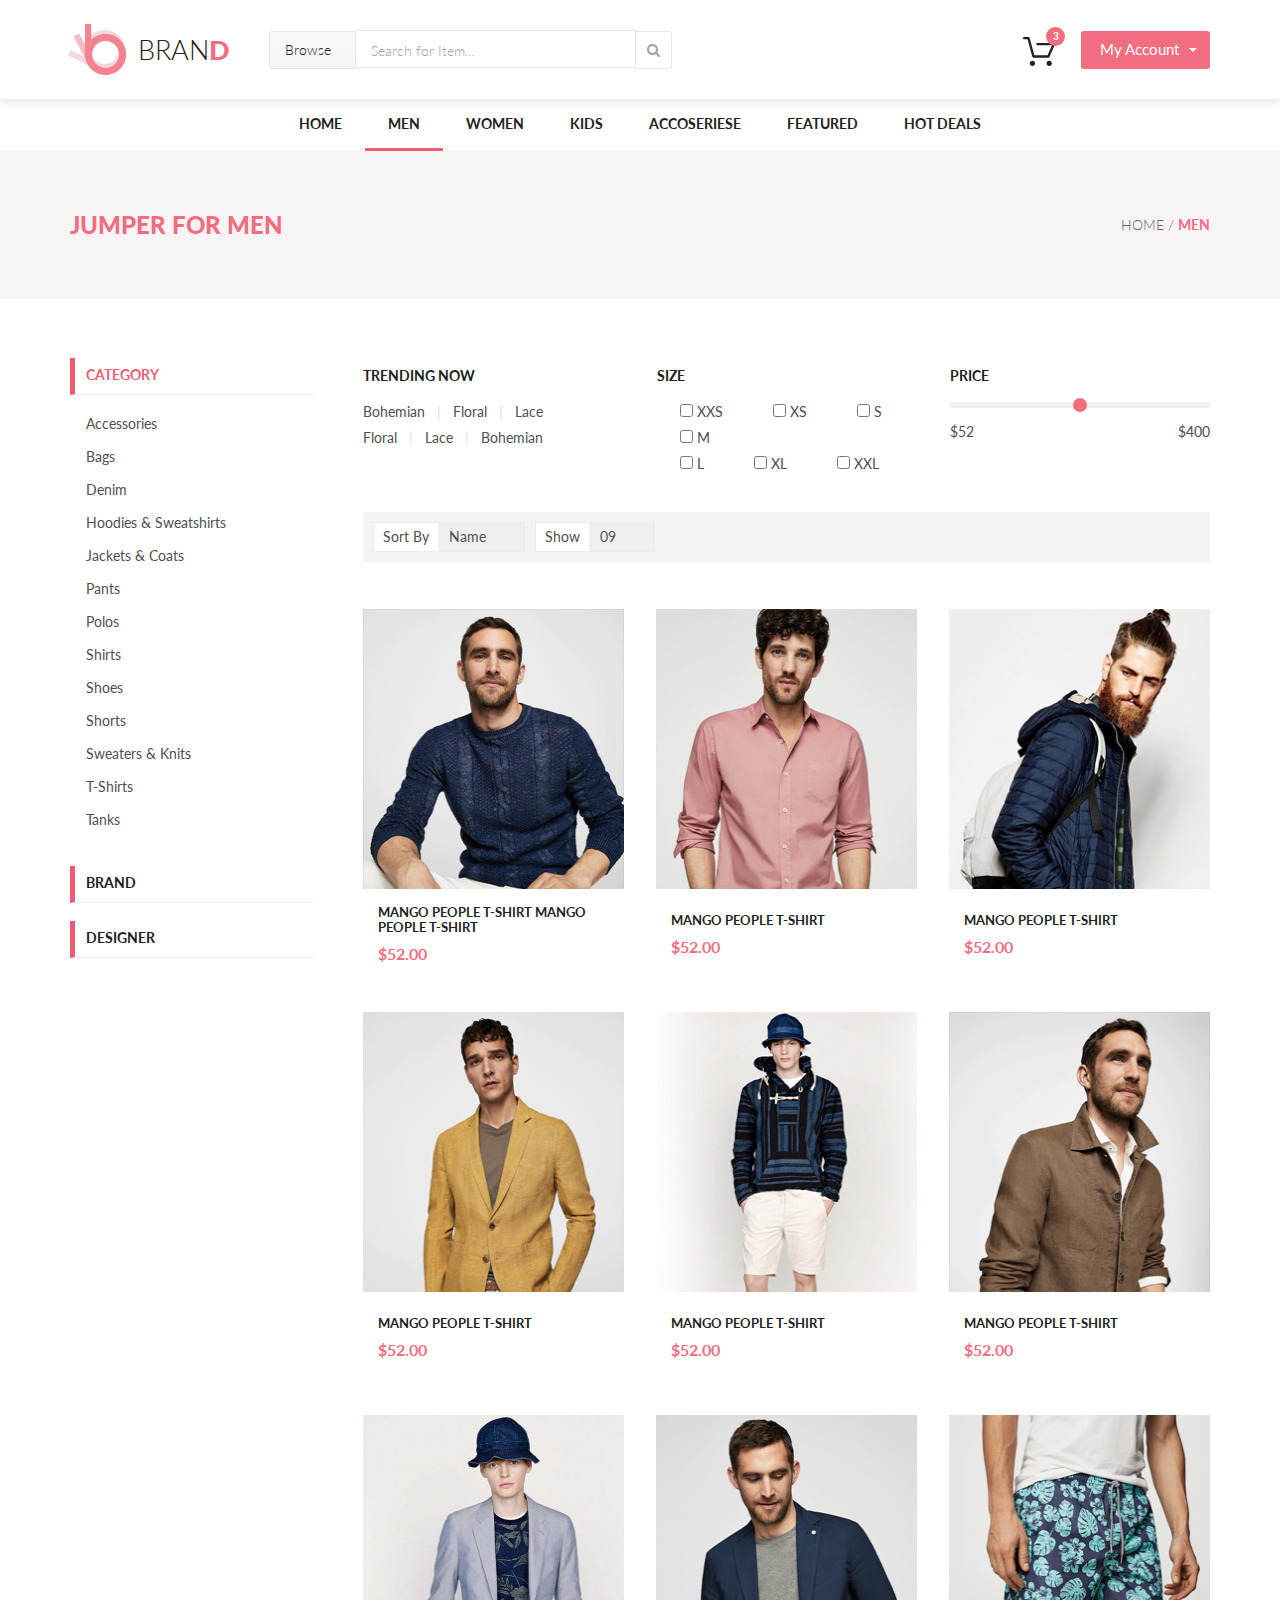
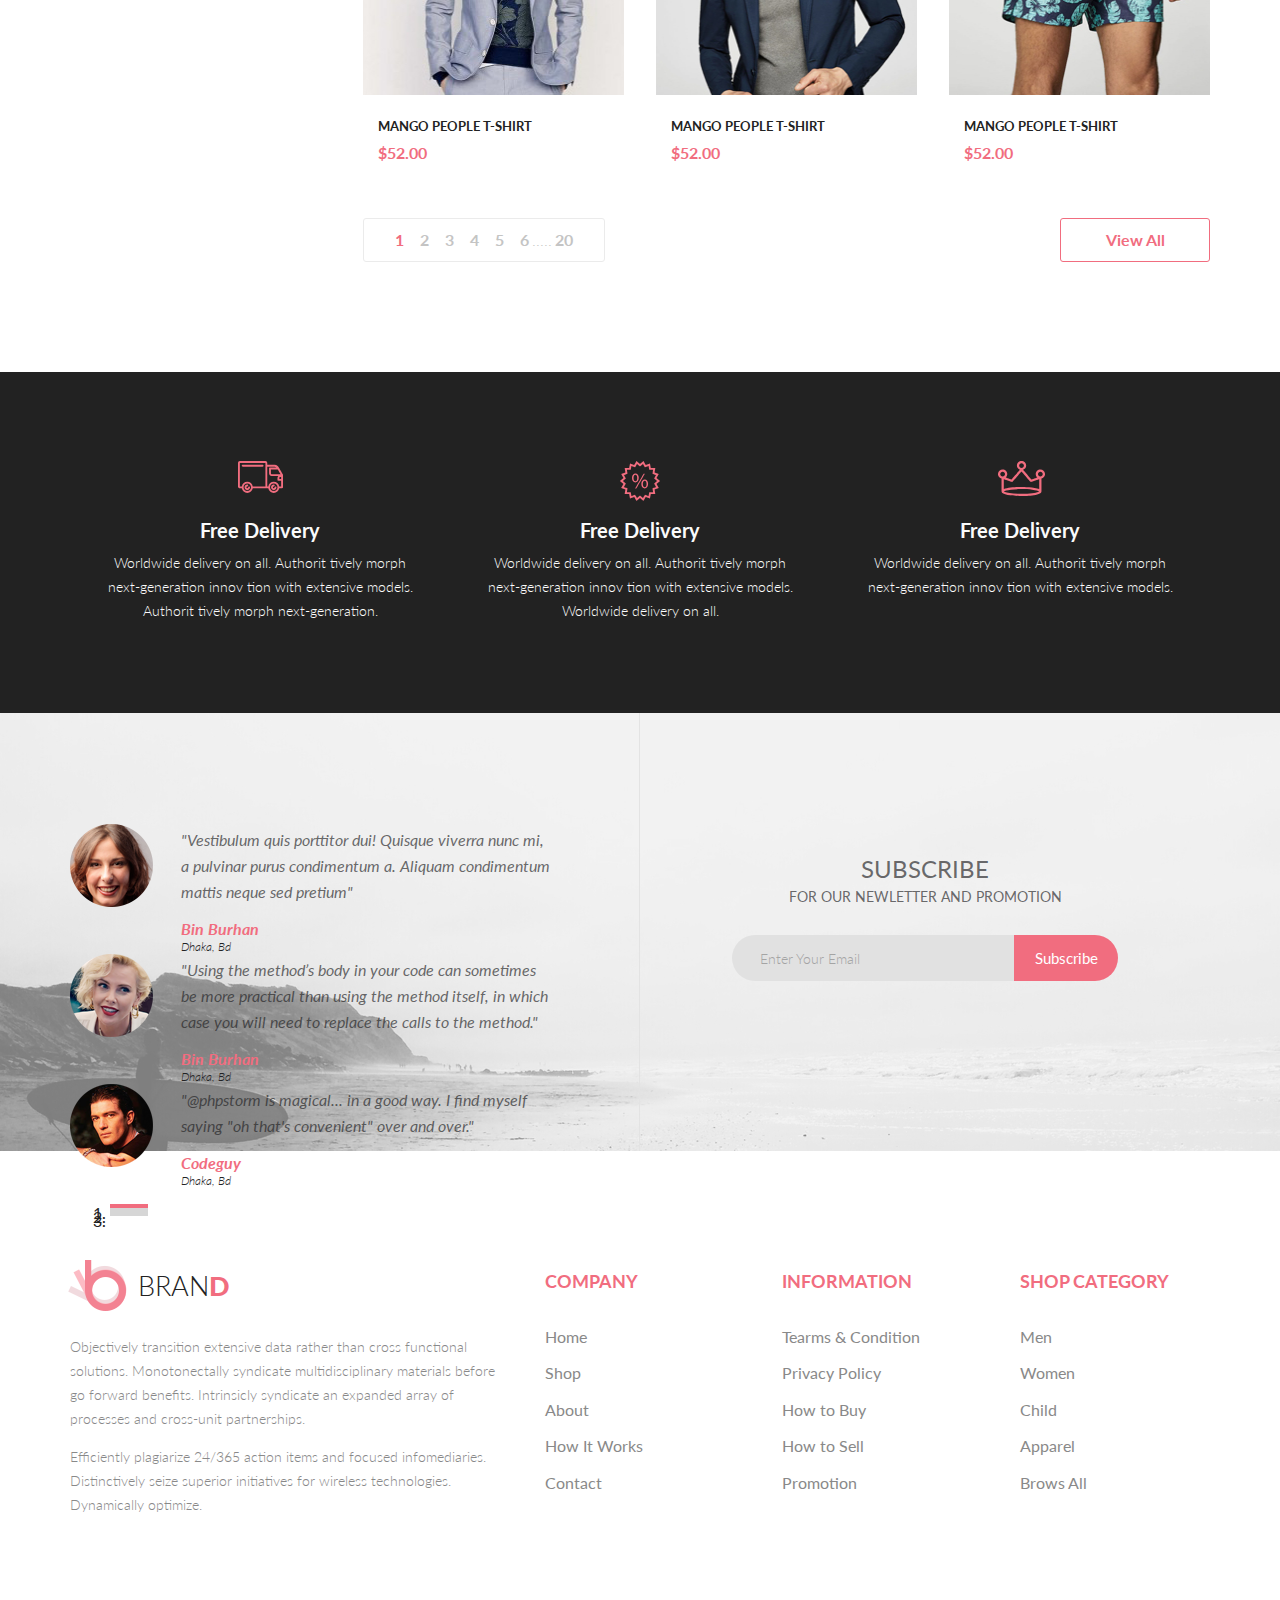
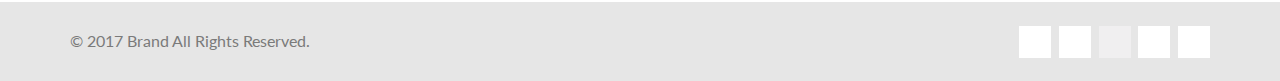
<file: product.html>
<!DOCTYPE html>
<html lang="en">
<head>
    <meta charset="UTF-8">
    <title>Products</title>
    <link rel="stylesheet"
          href="https://use.fontawesome.com/releases/v5.0.10/css/all.css"
          integrity="sha384-+d0P83n9kaQMCwj8F4RJB66tzIwOKmrdb46+porD/OvrJ+37WqIM7UoBtwHO6Nlg"
          crossorigin="anonymous">
    <link rel="stylesheet"
          href="https://stackpath.bootstrapcdn.com/bootstrap/4.1.0/css/bootstrap.min.css"
          integrity="sha384-9gVQ4dYFwwWSjIDZnLEWnxCjeSWFphJiwGPXr1jddIhOegiu1FwO5qRGvFXOdJZ4"
          crossorigin="anonymous">
    <link rel="stylesheet" href="css/normalize.css">
    <link rel="stylesheet" href="css/main.css">
</head>
<body>

    <!--Шапка-->
    <header class="header">
        <div class="container header-container">
            <div class="header-left">
                <a href="index.html" class="logo"><img src="images/logo.png"
                                                       alt="logo">BRAN<span>D</span></a>
                <details class="browse">
                    <summary>Browse<i class="fas fa-caret-down"></i></summary>
                    <nav class="dropDown browse__dropDown">
                        <div class="dropDown-item browse__dropDown-item">
                            <h2>Women</h2>
                            <ul>
                                <li><a href="product.html">Dresses</a></li>
                                <li><a href="product.html">Tops</a></li>
                                <li><a href="product.html">Sweaters/Knits</a>
                                </li>
                                <li><a href="product.html">Jackets/Coats</a>
                                </li>
                                <li><a href="product.html">Blazers</a></li>
                                <li><a href="product.html">Denim</a></li>
                                <li><a href="product.html">Leggings/Pants</a>
                                </li>
                                <li><a href="product.html">Skirts/Shorts</a>
                                </li>
                                <li><a href="product.html">Accessories</a></li>
                                <li><a href="product.html">Bags/Purses</a></li>
                                <li>
                                    <a href="product.html">Swimwear/Underwear</a>
                                </li>
                                <li><a href="product.html">Nightwear</a></li>
                                <li><a href="product.html">Shoes</a></li>
                                <li><a href="product.html">Beauty</a></li>
                            </ul>
                            <h2>Men</h2>
                            <ul>
                                <li><a href="product.html">Tees/Tank tops</a>
                                </li>
                                <li><a href="product.html">Shirts/Polos</a></li>
                                <li><a href="product.html">Sweaters</a></li>
                                <li>
                                    <a href="product.html">Sweatshirts/Hoodies</a>
                                </li>
                                <li><a href="product.html">Blazers</a></li>
                                <li><a href="product.html">Jackets/vests</a>
                                </li>
                            </ul>
                        </div>
                    </nav>
                </details>
                <form action="#" class="search">
                    <input type="text" placeholder="Search for Item..."
                           title="search"><button
                        type="submit">&nbsp;</button>
                </form>
            </div>
            <div class="header-right">
                <div class="hr-cart-box">
                    <a href="shopcart.html" class="hr-cart">
                        <img src="images/cart.svg" class="hr-cart-img"
                             alt="Корзина">
                        <div id="totalGoodsTop"></div>
                    </a>
                    <div class="dropDown hr-cart-dropdown">
                        <div id="containerBasketTop"></div>
                        <div class="hr-total"><span>TOTAL</span><span
                                id="totalAmountTop">$500.00</span></div>
                        <div class="hr-buttons">
                            <a href="#" class="button hr-buttons__checkout">Checkout</a>
                            <a href="shopcart.html"
                               class="button hr-buttons__goto-cart">Go to
                                cart</a>
                        </div>
                    </div>
                </div>
                <a href="checkout.html" class="hr-account">My Account</a>
            </div>
        </div>
    </header>

    <!--Навигация-->
    <nav class="container">
        <ul class="menu">
            <li>
                <a href="index.html">Home</a>
            </li>
            <li>
                <a href="product.html" class="menu_active">Men</a>
                <div class="dropDown menu__dropDown">
                    <div class="dropDown-item menu__dropDown-item">
                        <h2>Men</h2>
                        <ul>
                            <li><a href="product.html">Dresses</a></li>
                            <li><a href="product.html">Tops</a></li>
                            <li><a href="product.html">Sweaters/Knits</a></li>
                            <li><a href="product.html">Jackets/Coats</a></li>
                            <li><a href="product.html">Blazers</a></li>
                            <li><a href="product.html">Denim</a></li>
                            <li><a href="product.html">Leggings/Pants</a></li>
                            <li><a href="product.html">Skirts/Shorts</a></li>
                            <li><a href="product.html">Accessories</a></li>
                        </ul>
                    </div>
                    <div class="dropDown-item menu__dropDown-item">
                        <h2>Men</h2>
                        <ul>
                            <li><a href="product.html">Dresses</a></li>
                            <li><a href="product.html">Tops</a></li>
                            <li><a href="product.html">Sweaters/Knits</a></li>
                            <li><a href="product.html">Jackets/Coats</a></li>
                        </ul>
                        <h2>Men</h2>
                        <ul>
                            <li><a href="product.html">Leggings/Pants</a></li>
                            <li><a href="product.html">Skirts/Shorts</a></li>
                            <li><a href="product.html">Accessories</a></li>
                        </ul>
                    </div>
                    <div class="dropDown-item menu__dropDown-item">
                        <h2>Men</h2>
                        <ul>
                            <li><a href="product.html">Dresses</a></li>
                            <li><a href="product.html">Tops</a></li>
                            <li><a href="product.html">Sweaters/Knits</a></li>
                            <li><a href="product.html">Jackets/Coats</a></li>
                        </ul>
                        <a href="product.html" class="menu__link-img"><img
                                src="images/mega-menu-women-img.jpg"
                                alt=""></a>
                    </div>
                </div>
            </li>
            <li>
                <a href="product.html">Women</a>
                <div class="dropDown menu__dropDown">
                    <div class="dropDown-item menu__dropDown-item">
                        <h2>Women</h2>
                        <ul>
                            <li><a href="product.html">Dresses</a></li>
                            <li><a href="product.html">Tops</a></li>
                            <li><a href="product.html">Sweaters/Knits</a></li>
                            <li><a href="product.html">Jackets/Coats</a></li>
                            <li><a href="product.html">Blazers</a></li>
                            <li><a href="product.html">Denim</a></li>
                            <li><a href="product.html">Leggings/Pants</a></li>
                            <li><a href="product.html">Skirts/Shorts</a></li>
                            <li><a href="product.html">Accessories</a></li>
                        </ul>
                    </div>
                    <div class="dropDown-item menu__dropDown-item">
                        <h2>Women</h2>
                        <ul>
                            <li><a href="product.html">Dresses</a></li>
                            <li><a href="product.html">Tops</a></li>
                            <li><a href="product.html">Sweaters/Knits</a></li>
                            <li><a href="product.html">Jackets/Coats</a></li>
                        </ul>
                        <h2>Women</h2>
                        <ul>
                            <li><a href="product.html">Leggings/Pants</a></li>
                            <li><a href="product.html">Skirts/Shorts</a></li>
                            <li><a href="product.html">Accessories</a></li>
                        </ul>
                    </div>
                </div>
            </li>
            <li>
                <a href="product.html">Kids</a>
                <div class="dropDown menu__dropDown">
                    <div class="dropDown-item menu__dropDown-item">
                        <h2>Kids</h2>
                        <ul>
                            <li><a href="product.html">Dresses</a></li>
                            <li><a href="product.html">Tops</a></li>
                            <li><a href="product.html">Sweaters/Knits</a></li>
                            <li><a href="product.html">Jackets/Coats</a></li>
                            <li><a href="product.html">Blazers</a></li>
                            <li><a href="product.html">Denim</a></li>
                            <li><a href="product.html">Leggings/Pants</a></li>
                            <li><a href="product.html">Skirts/Shorts</a></li>
                            <li><a href="product.html">Accessories</a></li>
                        </ul>
                    </div>
                    <div class="dropDown-item menu__dropDown-item">
                        <h2>Kids</h2>
                        <ul>
                            <li><a href="product.html">Dresses</a></li>
                            <li><a href="product.html">Tops</a></li>
                            <li><a href="product.html">Sweaters/Knits</a></li>
                            <li><a href="product.html">Jackets/Coats</a></li>
                        </ul>
                        <h2>Kids</h2>
                        <ul>
                            <li><a href="product.html">Sweaters/Knits</a></li>
                            <li><a href="product.html">Jackets/Coats</a></li>
                        </ul>
                    </div>
                </div>
            </li>
            <li>
                <a href="product.html">Accoseriese</a>
            </li>
            <li>
                <a href="product.html">Featured</a>
                <div class="dropDown menu__dropDown">
                    <div class="dropDown-item menu__dropDown-item">
                        <h2>Featured</h2>
                        <ul>
                            <li><a href="product.html">Dresses</a></li>
                            <li><a href="product.html">Tops</a></li>
                            <li><a href="product.html">Sweaters/Knits</a></li>
                            <li><a href="product.html">Jackets/Coats</a></li>
                            <li><a href="product.html">Blazers</a></li>
                            <li><a href="product.html">Denim</a></li>
                            <li><a href="product.html">Leggings/Pants</a></li>
                            <li><a href="product.html">Skirts/Shorts</a></li>
                            <li><a href="product.html">Accessories</a></li>
                        </ul>
                    </div>
                </div>
            </li>
            <li>
                <a href="product.html">Hot Deals</a>
            </li>
        </ul>
    </nav>

    <!--Центральная часть-->
    <div class="center">

        <!--Заголовок и лебные крошки-->
        <div class="title">
            <div class="container title__container">
                <h1 class="title__name">Jumper for Men</h1>
                <nav class="bread">
                    <a href="index.html" class="bcrumb__link">Home</a>
                    <span class="bcrumb__sep"> / </span>
                    <span class="bcrumb__active">Men</span>
                </nav>
            </div>
        </div>

        <!--Основной контент-->
        <div class="container main">
            <!--Левая колонка-->
            <aside class="main-left">
                <details open class="main-left__details">
                    <summary><span>Category</span><i
                            class="fas fa-caret-down"></i></summary>
                    <div class="dropDown-item main-left__dropDown-item">
                        <ul>
                            <li><a href="#">Accessories</a></li>
                            <li><a href="#">Bags</a></li>
                            <li><a href="#">Denim</a></li>
                            <li><a href="#">Hoodies & Sweatshirts</a></li>
                            <li><a href="#">Jackets & Coats</a></li>
                            <li><a href="#">Pants</a></li>
                            <li><a href="#">Polos</a></li>
                            <li><a href="#">Shirts</a></li>
                            <li><a href="#">Shoes</a></li>
                            <li><a href="#">Shorts</a></li>
                            <li><a href="#">Sweaters & Knits</a></li>
                            <li><a href="#">T-Shirts</a></li>
                            <li><a href="#">Tanks</a></li>
                        </ul>
                    </div>
                </details>
                <details class="details main-left__details">
                    <summary><span>BRAND</span><i class="fas fa-caret-down"></i>
                    </summary>
                    <div class="dropDown-item main-left__dropDown-item">
                        <ul>
                            <li><a href="#">Accessories</a></li>
                            <li><a href="#">Bags</a></li>
                            <li><a href="#">Denim</a></li>
                            <li><a href="#">Hoodies & Sweatshirts</a></li>
                            <li><a href="#">Jackets & Coats</a></li>
                        </ul>
                    </div>
                </details>
                <details class="details main-left__details">
                    <summary><span>dESIGNER</span><i
                            class="fas fa-caret-down"></i></summary>
                    <div class="dropDown-item main-left__dropDown-item">
                        <ul>
                            <li><a href="#">Pants</a></li>
                            <li><a href="#">Polos</a></li>
                            <li><a href="#">Shirts</a></li>
                            <li><a href="#">Shoes</a></li>
                            <li><a href="#">Shorts</a></li>
                            <li><a href="#">Sweaters & Knits</a></li>
                            <li><a href="#">T-Shirts</a></li>
                            <li><a href="#">Tanks</a></li>
                        </ul>
                    </div>
                </details>
            </aside>
            <!--Правая колонка-->
            <div class="main-right">
                <div class="main-choose">
                    <div class="main-choose__item">
                        <h2 class="main-choose__h2">Trending now</h2>
                        <a href="#">Bohemian</a>
                        <span>|</span>
                        <a href="#">Floral</a>
                        <span>|</span>
                        <a href="#">Lace</a>
                        <br>
                        <a href="#">Floral</a>
                        <span>|</span>
                        <a href="#">Lace</a>
                        <span>|</span>
                        <a href="#">Bohemian</a>
                    </div>
                    <div class="main-choose__item">
                        <h2 class="main-choose__h2">Size</h2>
                        <div class="custom-control custom-checkbox">
                            <input type="checkbox" class="custom-control-input"
                                   id="customCheck1">
                            <label class="custom-control-label"
                                   for="customCheck1">XXS</label>
                        </div>
                        <div class="custom-control custom-checkbox">
                            <input type="checkbox" class="custom-control-input"
                                   id="customCheck2">
                            <label class="custom-control-label"
                                   for="customCheck2">XS</label>
                        </div>
                        <div class="custom-control custom-checkbox">
                            <input type="checkbox" class="custom-control-input"
                                   id="customCheck3">
                            <label class="custom-control-label"
                                   for="customCheck3">S</label>
                        </div>
                        <div class="custom-control custom-checkbox">
                            <input type="checkbox" class="custom-control-input"
                                   id="customCheck4">
                            <label class="custom-control-label"
                                   for="customCheck4">M</label>
                        </div>
                        <br>
                        <div class="custom-control custom-checkbox">
                            <input type="checkbox" class="custom-control-input"
                                   id="customCheck5">
                            <label class="custom-control-label"
                                   for="customCheck5">L</label>
                        </div>
                        <div class="custom-control custom-checkbox">
                            <input type="checkbox" class="custom-control-input"
                                   id="customCheck6">
                            <label class="custom-control-label"
                                   for="customCheck6">XL</label>
                        </div>
                        <div class="custom-control custom-checkbox">
                            <input type="checkbox" class="custom-control-input"
                                   id="customCheck7">
                            <label class="custom-control-label"
                                   for="customCheck7">XXL</label>
                        </div>
                    </div>
                    <div class="main-choose__item">
                        <h2 class="main-choose__h2">PRICE</h2>
                        <input type="range" class="range" title="choose price">
                        <div class="range-price">
                            <span>$52</span><span>$400</span></div>
                    </div>
                </div>
                <div class="main-sort">
                    <div class="main-sort__name">Sort By</div>
                    <div class="select-box main-sort__select-box">
                        <i class="fas fa-caret-down select-box__fa-caret-down"></i>
                        <select class="select main-sort__select"
                                title="sort by">
                            <option>Name</option>
                            <option>Price</option>
                            <option>Brand</option>
                        </select>
                    </div>
                    <div class="main-sort__name">Show</div>
                    <div class="select-box main-sort__select-box">
                        <i class="fas fa-caret-down select-box__fa-caret-down"></i>
                        <select class="select main-sort__select"
                                title="show items">
                            <option>09</option>
                            <option>18</option>
                            <option>27</option>
                            <option>36</option>
                        </select>
                    </div>
                </div>
                <!--Выводим список продукции-->
                <div class="prod-container">
                    <div class="prod-item" data-id-prod="9">
                        <a href="single.html">
                            <img src="images/prod/prod-9.jpg"
                                 class="prod-item__img" alt="">
                            <div class="prod-item__text">
                                <h2 class="prod-item__head">Mango People T-shirt
                                    Mango People T-shirt</h2>
                                <h3 class="prod-item__price">$52.00</h3>
                            </div>
                        </a>
                        <a href="#" class="prod-item__cart">
                            <img src="images/cart-white.svg" alt="">
                            <span>Add to Cart</span>
                        </a>
                        <a href="#" class="prod-item__arr">
                            <img src="images/arr-white.svg" alt="">
                        </a>
                        <a href="#" class="prod-item__heart">
                            <img src="images/heart-white.svg" alt="">
                        </a>
                    </div>
                    <div class="prod-item" data-id-prod="10">
                        <a href="single.html" class="prod-item-link">
                            <img src="images/prod/prod-10.jpg"
                                 class="prod-item__img" alt="">
                            <div class="prod-item__text">
                                <h2 class="prod-item__head">Mango People
                                    T-shirt</h2>
                                <h3 class="prod-item__price">$52.00</h3>
                            </div>
                        </a>
                        <a href="#" class="prod-item__cart">
                            <img src="images/cart-white.svg" alt="">
                            <span>Add to Cart</span>
                        </a>
                        <a href="#" class="prod-item__arr">
                            <img src="images/arr-white.svg" alt="">
                        </a>
                        <a href="#" class="prod-item__heart">
                            <img src="images/heart-white.svg" alt="">
                        </a>
                    </div>
                    <div class="prod-item" data-id-prod="3">
                        <a href="single.html" class="prod-item-link">
                            <img src="images/prod/prod-3.jpg"
                                 class="prod-item__img" alt="">
                            <div class="prod-item__text">
                                <h2 class="prod-item__head">Mango People
                                    T-shirt</h2>
                                <h3 class="prod-item__price">$52.00</h3>
                            </div>
                        </a>
                        <a href="#" class="prod-item__cart">
                            <img src="images/cart-white.svg" alt="">
                            <span>Add to Cart</span>
                        </a>
                        <a href="#" class="prod-item__arr">
                            <img src="images/arr-white.svg" alt="">
                        </a>
                        <a href="#" class="prod-item__heart">
                            <img src="images/heart-white.svg" alt="">
                        </a>
                    </div>
                    <div class="prod-item" data-id-prod="11">
                        <a href="single.html" class="prod-item-link">
                            <img src="images/prod/prod-11.jpg"
                                 class="prod-item__img" alt="">
                            <div class="prod-item__text">
                                <h2 class="prod-item__head">Mango People
                                    T-shirt</h2>
                                <h3 class="prod-item__price">$52.00</h3>
                            </div>
                        </a>
                        <a href="#" class="prod-item__cart">
                            <img src="images/cart-white.svg" alt="">
                            <span>Add to Cart</span>
                        </a>
                        <a href="#" class="prod-item__arr">
                            <img src="images/arr-white.svg" alt="">
                        </a>
                        <a href="#" class="prod-item__heart">
                            <img src="images/heart-white.svg" alt="">
                        </a>
                    </div>
                    <div class="prod-item" data-id-prod="8">
                        <a href="single.html" class="prod-item-link">
                            <img src="images/prod/prod-8.jpg"
                                 class="prod-item__img" alt="">
                            <div class="prod-item__text">
                                <h2 class="prod-item__head">Mango People
                                    T-shirt</h2>
                                <h3 class="prod-item__price">$52.00</h3>
                            </div>
                        </a>
                        <a href="#" class="prod-item__cart">
                            <img src="images/cart-white.svg" alt="">
                            <span>Add to Cart</span>
                        </a>
                        <a href="#" class="prod-item__arr">
                            <img src="images/arr-white.svg" alt="">
                        </a>
                        <a href="#" class="prod-item__heart">
                            <img src="images/heart-white.svg" alt="">
                        </a>
                    </div>
                    <div class="prod-item" data-id-prod="12">
                        <a href="single.html" class="prod-item-link">
                            <img src="images/prod/prod-12.jpg"
                                 class="prod-item__img" alt="">
                            <div class="prod-item__text">
                                <h2 class="prod-item__head">Mango People
                                    T-shirt</h2>
                                <h3 class="prod-item__price">$52.00</h3>
                            </div>
                        </a>
                        <a href="#" class="prod-item__cart">
                            <img src="images/cart-white.svg" alt="">
                            <span>Add to Cart</span>
                        </a>
                        <a href="#" class="prod-item__arr">
                            <img src="images/arr-white.svg" alt="">
                        </a>
                        <a href="#" class="prod-item__heart">
                            <img src="images/heart-white.svg" alt="">
                        </a>
                    </div>
                    <div class="prod-item" data-id-prod="6">
                        <a href="single.html" class="prod-item-link">
                            <img src="images/prod/prod-6.jpg"
                                 class="prod-item__img" alt="">
                            <div class="prod-item__text">
                                <h2 class="prod-item__head">Mango People
                                    T-shirt</h2>
                                <h3 class="prod-item__price">$52.00</h3>
                            </div>
                        </a>
                        <a href="#" class="prod-item__cart">
                            <img src="images/cart-white.svg" alt="">
                            <span>Add to Cart</span>
                        </a>
                        <a href="#" class="prod-item__arr">
                            <img src="images/arr-white.svg" alt="">
                        </a>
                        <a href="#" class="prod-item__heart">
                            <img src="images/heart-white.svg" alt="">
                        </a>
                    </div>
                    <div class="prod-item" data-id-prod="13">
                        <a href="single.html" class="prod-item-link">
                            <img src="images/prod/prod-13.jpg"
                                 class="prod-item__img" alt="">
                            <div class="prod-item__text">
                                <h2 class="prod-item__head">Mango People
                                    T-shirt</h2>
                                <h3 class="prod-item__price">$52.00</h3>
                            </div>
                        </a>
                        <a href="#" class="prod-item__cart">
                            <img src="images/cart-white.svg" alt="">
                            <span>Add to Cart</span>
                        </a>
                        <a href="#" class="prod-item__arr">
                            <img src="images/arr-white.svg" alt="">
                        </a>
                        <a href="#" class="prod-item__heart">
                            <img src="images/heart-white.svg" alt="">
                        </a>
                    </div>
                    <div class="prod-item" data-id-prod="14">
                        <a href="single.html" class="prod-item-link">
                            <img src="images/prod/prod-14.jpg"
                                 class="prod-item__img" alt="">
                            <div class="prod-item__text">
                                <h2 class="prod-item__head">Mango People
                                    T-shirt</h2>
                                <h3 class="prod-item__price">$52.00</h3>
                            </div>
                        </a>
                        <a href="#" class="prod-item__cart">
                            <img src="images/cart-white.svg" alt="">
                            <span>Add to Cart</span>
                        </a>
                        <a href="#" class="prod-item__arr">
                            <img src="images/arr-white.svg" alt="">
                        </a>
                        <a href="#" class="prod-item__heart">
                            <img src="images/heart-white.svg" alt="">
                        </a>
                    </div>
                </div>
                <!--Список страниц-->
                <div class="page-container">
                    <div class="page">
                        <span class="page__arrow page_left"><i
                                class="fas fa-angle-left"></i></span>
                        <span class="page__num">1</span>
                        <a href="#" class="page__link">2</a>
                        <a href="#" class="page__link">3</a>
                        <a href="#" class="page__link">4</a>
                        <a href="#" class="page__link">5</a>
                        <a href="#" class="page__link page_right">6</a>
                        <span class="page__sep">.....</span>
                        <a href="#" class="page__link page_left">20</a>
                        <a href="#" class="page__link_arrow page_right"><i
                                class="fas fa-angle-right"></i></a>
                    </div>
                    <a href="#" class="button page-container__button">View
                        All</a>
                </div>
            </div>
        </div>

        <!--30% offer-->
        <a href="#" class="offer-product">

            <div class="container offer-product__right">
                <article>
                    <div class="offer-product__div-img">
                        <img src="images/offer-img1.svg"
                             class="offer-product__img" alt="offer product">
                    </div>
                    <h4>Free Delivery</h4>
                    <span>
                        Worldwide delivery on all. Authorit tively morph next-generation innov tion with extensive models. Authorit tively morph next-generation.
                    </span>
                </article>
                <article>
                    <div class="offer-product__div-img">
                        <img src="images/offer-img2.svg"
                             class="offer-product__img" alt="offer product">
                    </div>
                    <h4>Free Delivery</h4>
                    <span>
                        Worldwide delivery on all. Authorit tively morph next-generation innov tion with extensive models. Worldwide delivery on all.
                    </span>
                </article>
                <article>
                    <div class="offer-product__div-img">
                        <img src="images/offer-img3.svg"
                             class="offer-product__img" alt="offer product">
                    </div>
                    <h4>Free Delivery</h4>
                    <span>
                        Worldwide delivery on all. Authorit tively morph next-generation innov tion with extensive models.
                    </span>
                </article>
            </div>
        </a>

    </div>

    <!--Подвал-->
    <footer class="footer">
        <div class="footer-sub">
            <div class="container">
                <div id="carouselExampleIndicators"
                     class="carousel slide sub-left" data-ride="carousel">
                    <div class="carousel-inner">
                        <div class="carousel-item active">
                            <div class="sub-left-item">
                                <img src="images/face1.png" alt="">
                                <div class="sub-comment">
                                    <p>
                                        "Vestibulum quis porttitor dui! Quisque
                                        viverra nunc mi,
                                        a pulvinar purus condimentum a. Aliquam
                                        condimentum mattis neque sed
                                        pretium"
                                    </p>
                                    <address class="sub-comment-name">Bin Burhan<br><span>Dhaka, Bd</span>
                                    </address>
                                </div>
                            </div>
                        </div>
                        <div class="carousel-item">
                            <div class="sub-left-item">
                                <img src="images/face3.png" alt="">
                                <div class="sub-comment">
                                    <p>
                                        "Using the method’s body in your code
                                        can sometimes be more practical than
                                        using the method itself, in which case
                                        you will need to replace the calls to
                                        the method."
                                    </p>
                                    <address class="sub-comment-name">Bin Burhan<br><span>Dhaka, Bd</span>
                                    </address>
                                </div>
                            </div>
                        </div>
                        <div class="carousel-item">
                            <div class="sub-left-item">
                                <img src="images/face2.png" alt="">
                                <div class="sub-comment">
                                    <p>
                                        "@phpstorm is magical... in a good way.
                                        I find myself saying "oh that's
                                        convenient" over and over."
                                    </p>
                                    <address class="sub-comment-name">
                                        Codeguy<br><span>Dhaka, Bd</span>
                                    </address>
                                </div>
                            </div>
                        </div>
                    </div>
                    <ol class="carousel-indicators sub-left-carousel-indicators">
                        <li data-target="#carouselExampleIndicators"
                            data-slide-to="0" class="active"></li>
                        <li data-target="#carouselExampleIndicators"
                            data-slide-to="1"></li>
                        <li data-target="#carouselExampleIndicators"
                            data-slide-to="2"></li>
                    </ol>
                </div>
                <div class="sub-right">
                    <h2>
                        Subscribe<br><span>FOR OUR NEWLETTER AND PROMOTION</span>
                    </h2>
                    <form action="#" class="subscribe">
                        <input type="email" title="subscribe"
                               placeholder="Enter Your Email"><button
                            type="submit">Subscribe</button>
                    </form>
                </div>
            </div>
        </div>
        <div class="container nav-bottom-container">
            <div class="nav-bottom-brand">
                <a href="index.html" class="logo nav-bottom-brand__logo"><img
                        src="images/logo.png"
                        alt="logo">BRAN<span>D</span></a>
                <p>
                    Objectively transition extensive data rather than cross
                    functional solutions. Monotonectally
                    syndicate multidisciplinary materials before go forward
                    benefits. Intrinsicly syndicate an
                    expanded array of processes and cross-unit partnerships.
                </p>
                <p>
                    Efficiently plagiarize 24/365 action items and focused
                    infomediaries.
                    Distinctively seize superior initiatives for wireless
                    technologies. Dynamically optimize.
                </p>
            </div>
            <nav class="nav-bottom-item">
                <div>COMPANY</div>
                <ul>
                    <li><a href="index.html">Home</a></li>
                    <li><a href="product.html">Shop</a></li>
                    <li><a href="#">About</a></li>
                    <li><a href="#">How It Works</a></li>
                    <li><a href="#">Contact</a></li>
                </ul>
            </nav>
            <nav class="nav-bottom-item">
                <div>INFORMATION</div>
                <ul>
                    <li><a href="#">Tearms & Condition</a></li>
                    <li><a href="#">Privacy Policy</a></li>
                    <li><a href="#">How to Buy</a></li>
                    <li><a href="#">How to Sell</a></li>
                    <li><a href="#">Promotion</a></li>
                </ul>
            </nav>
            <nav class="nav-bottom-item">
                <div>SHOP CATEGORY</div>
                <ul>
                    <li><a href="product.html">Men</a></li>
                    <li><a href="product.html">Women</a></li>
                    <li><a href="product.html">Child</a></li>
                    <li><a href="product.html">Apparel</a></li>
                    <li><a href="product.html">Brows All</a></li>
                </ul>
            </nav>
        </div>
        <div class="copyright">
            <div class="container copyright-container">
                <div class="copyright-left">© 2017 Brand All Rights Reserved.
                </div>
                <div class="copyright-right">
                    <!--<div class="copyright-social">-->
                    <a href="#"><i class="fab fa-facebook-f"></i></a>
                    <a href="#"><i class="fab fa-twitter"></i></a>
                    <a href="#" class="not-activ"><i
                            class="fab fa-linkedin-in"></i></a>
                    <a href="#"><i class="fab fa-pinterest-p"></i></a>
                    <a href="#"><i class="fab fa-google-plus-g"></i></a>
                    <!--</div>-->
                </div>
            </div>
        </div>
    </footer>

    <!-- Подключаем JS файлы. -->
    <script src="js/jquery-3.3.1.min.js"></script>
    <script src="js/BasketTop.js"></script>
    <script src="js/main.js"></script>
    <script src="https://cdnjs.cloudflare.com/ajax/libs/popper.js/1.14.0/umd/popper.min.js"
            integrity="sha384-cs/chFZiN24E4KMATLdqdvsezGxaGsi4hLGOzlXwp5UZB1LY//20VyM2taTB4QvJ"
            crossorigin="anonymous"></script>
    <script src="https://stackpath.bootstrapcdn.com/bootstrap/4.1.0/js/bootstrap.min.js"
            integrity="sha384-uefMccjFJAIv6A+rW+L4AHf99KvxDjWSu1z9VI8SKNVmz4sk7buKt/6v9KI65qnm"
            crossorigin="anonymous"></script>
</body>
</html>
</file>
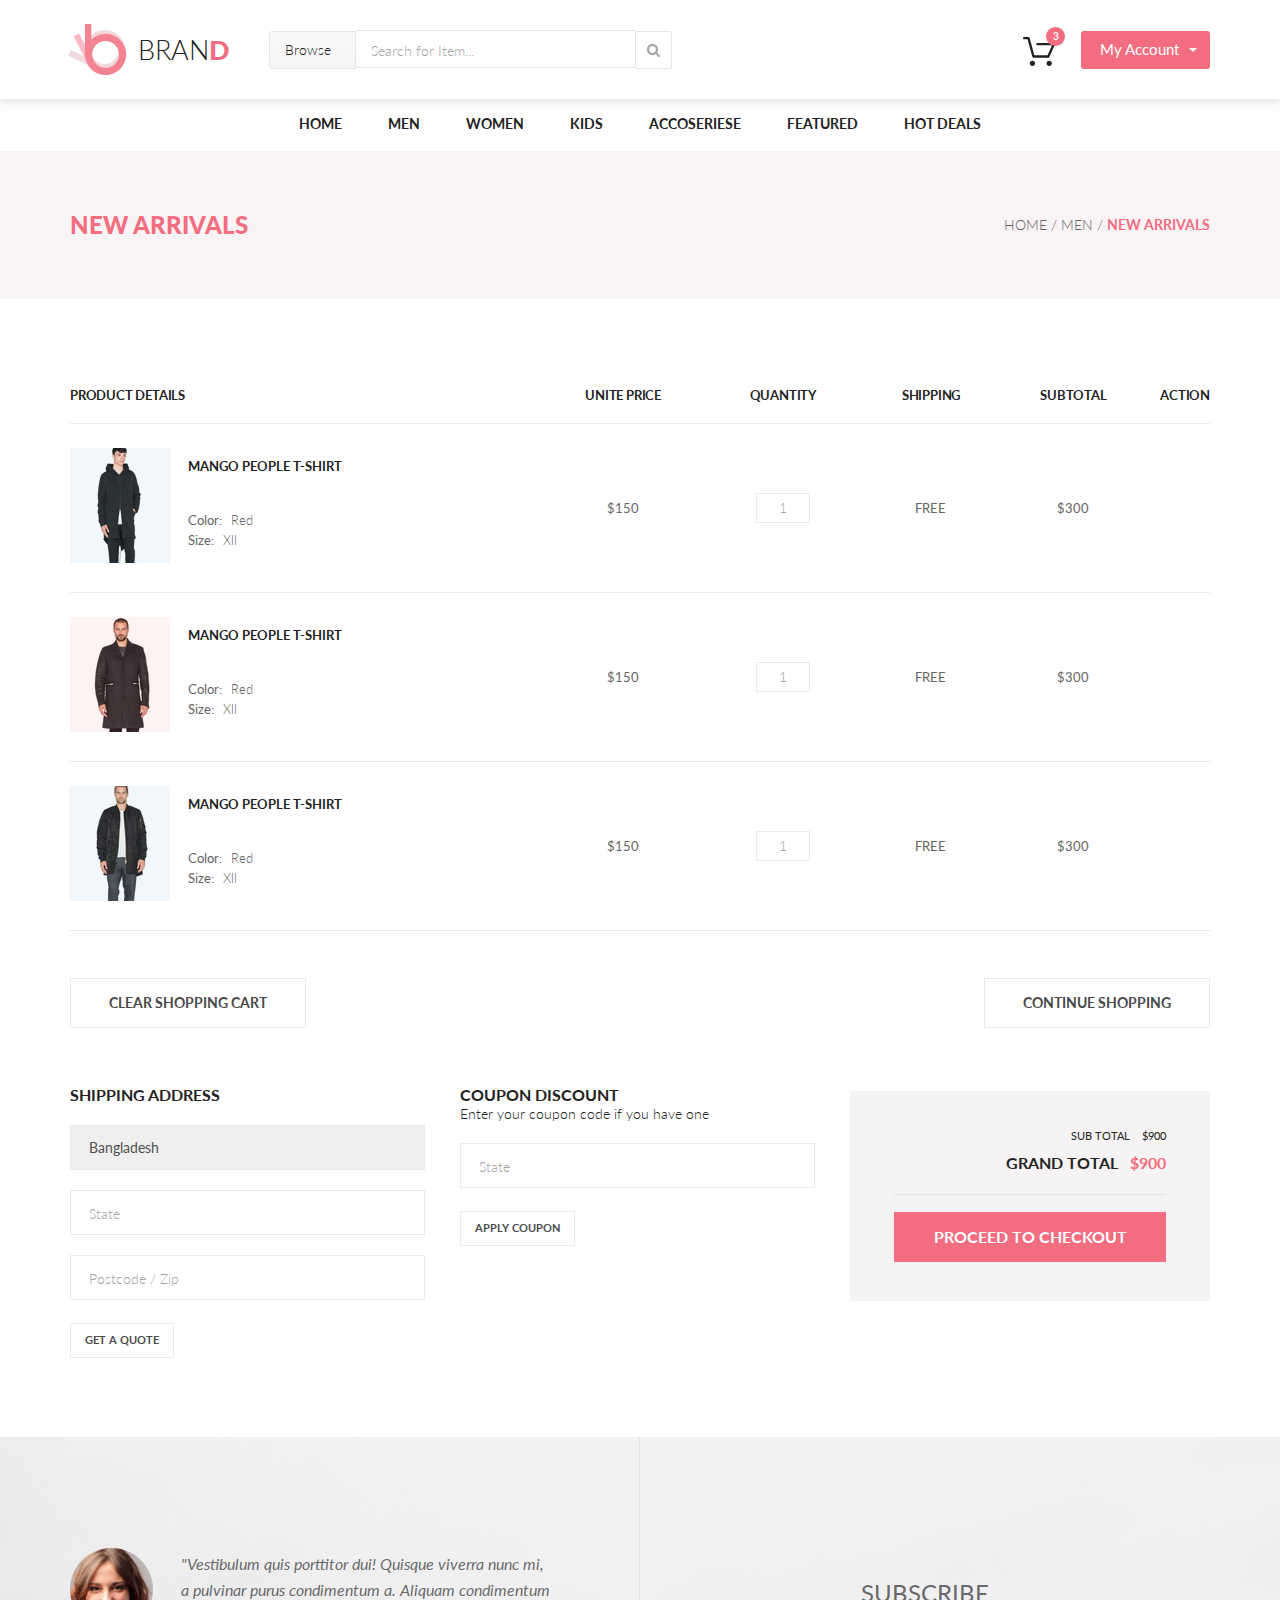
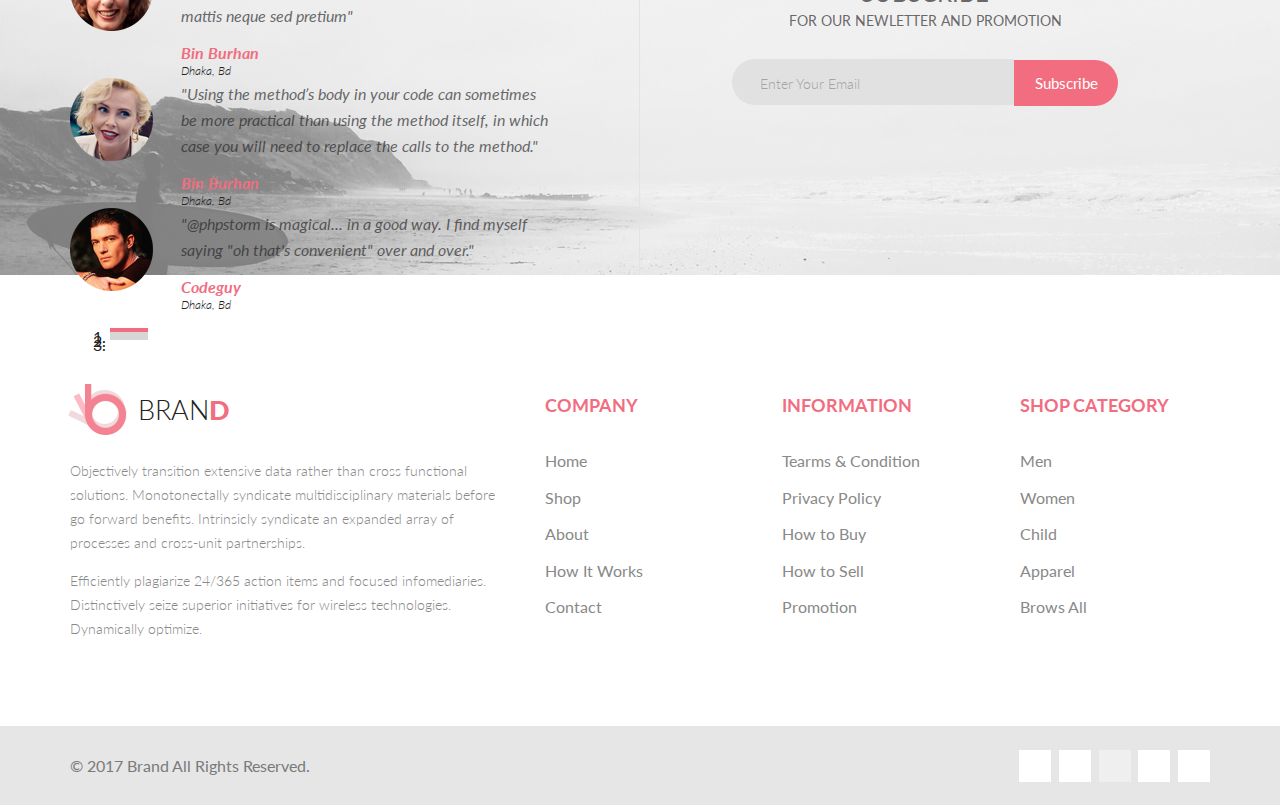
<file: shopcart.html>
<!DOCTYPE html>
<html lang="en">
    <head>
        <meta charset="UTF-8">
        <title>ShopCart</title>
        <link rel="stylesheet" href="https://use.fontawesome.com/releases/v5.0.10/css/all.css"
              integrity="sha384-+d0P83n9kaQMCwj8F4RJB66tzIwOKmrdb46+porD/OvrJ+37WqIM7UoBtwHO6Nlg"
              crossorigin="anonymous">
        <link rel="stylesheet" href="https://stackpath.bootstrapcdn.com/bootstrap/4.1.0/css/bootstrap.min.css"
              integrity="sha384-9gVQ4dYFwwWSjIDZnLEWnxCjeSWFphJiwGPXr1jddIhOegiu1FwO5qRGvFXOdJZ4"
              crossorigin="anonymous">
        <link rel="stylesheet" href="css/normalize.css">
        <link rel="stylesheet" href="css/main.css">
    </head>
    <body>

        <!--Шапка-->
        <header class="header">
            <div class="container header-container">
                <div class="header-left">
                    <a href="index.html" class="logo"><img src="images/logo.png" alt="logo">BRAN<span>D</span></a>
                    <details class="browse">
                        <summary>Browse<i class="fas fa-caret-down"></i></summary>
                        <nav class="dropDown browse__dropDown">
                            <div class="dropDown-item browse__dropDown-item">
                                <h2>Women</h2>
                                <ul>
                                    <li><a href="product.html">Dresses</a></li>
                                    <li><a href="product.html">Tops</a></li>
                                    <li><a href="product.html">Sweaters/Knits</a></li>
                                    <li><a href="product.html">Jackets/Coats</a></li>
                                    <li><a href="product.html">Blazers</a></li>
                                    <li><a href="product.html">Denim</a></li>
                                    <li><a href="product.html">Leggings/Pants</a></li>
                                    <li><a href="product.html">Skirts/Shorts</a></li>
                                    <li><a href="product.html">Accessories</a></li>
                                    <li><a href="product.html">Bags/Purses</a></li>
                                    <li><a href="product.html">Swimwear/Underwear</a></li>
                                    <li><a href="product.html">Nightwear</a></li>
                                    <li><a href="product.html">Shoes</a></li>
                                    <li><a href="product.html">Beauty</a></li>
                                </ul>
                                <h2>Men</h2>
                                <ul>
                                    <li><a href="product.html">Tees/Tank tops</a></li>
                                    <li><a href="product.html">Shirts/Polos</a></li>
                                    <li><a href="product.html">Sweaters</a></li>
                                    <li><a href="product.html">Sweatshirts/Hoodies</a></li>
                                    <li><a href="product.html">Blazers</a></li>
                                    <li><a href="product.html">Jackets/vests</a></li>
                                </ul>
                            </div>
                        </nav>
                    </details>
                    <form action="#" class="search">
                        <input type="text" placeholder="Search for Item..." title="search"><button
                            type="submit">&nbsp;</button>
                    </form>
                </div>
                <div class="header-right">
                    <div class="hr-cart-box">
                        <a href="shopcart.html" class="hr-cart">
                            <img src="images/cart.svg" class="hr-cart-img" alt="Корзина">
                            <div id="totalGoodsTop"></div>
                        </a>
                        <div class="dropDown hr-cart-dropdown">
                            <div id="containerBasketTop"></div>
                            <div class="hr-total"><span>TOTAL</span><span id="totalAmountTop">$500.00</span></div>
                            <div class="hr-buttons">
                                <a href="#" class="button hr-buttons__checkout">Checkout</a>
                                <a href="shopcart.html" class="button hr-buttons__goto-cart">Go to cart</a>
                            </div>
                        </div>
                    </div>
                    <a href="checkout.html" class="hr-account">My Account</a>
                </div>
            </div>
        </header>

        <!--Навигация-->
        <nav class="container">
            <ul class="menu">
                <li>
                    <a href="index.html">Home</a>
                </li>
                <li>
                    <a href="product.html">Men</a>
                    <div class="dropDown menu__dropDown">
                        <div class="dropDown-item menu__dropDown-item">
                            <h2>Men</h2>
                            <ul>
                                <li><a href="product.html">Dresses</a></li>
                                <li><a href="product.html">Tops</a></li>
                                <li><a href="product.html">Sweaters/Knits</a></li>
                                <li><a href="product.html">Jackets/Coats</a></li>
                                <li><a href="product.html">Blazers</a></li>
                                <li><a href="product.html">Denim</a></li>
                                <li><a href="product.html">Leggings/Pants</a></li>
                                <li><a href="product.html">Skirts/Shorts</a></li>
                                <li><a href="product.html">Accessories</a></li>
                            </ul>
                        </div>
                        <div class="dropDown-item menu__dropDown-item">
                            <h2>Men</h2>
                            <ul>
                                <li><a href="product.html">Dresses</a></li>
                                <li><a href="product.html">Tops</a></li>
                                <li><a href="product.html">Sweaters/Knits</a></li>
                                <li><a href="product.html">Jackets/Coats</a></li>
                            </ul>
                            <h2>Men</h2>
                            <ul>
                                <li><a href="product.html">Leggings/Pants</a></li>
                                <li><a href="product.html">Skirts/Shorts</a></li>
                                <li><a href="product.html">Accessories</a></li>
                            </ul>
                        </div>
                        <div class="dropDown-item menu__dropDown-item">
                            <h2>Men</h2>
                            <ul>
                                <li><a href="product.html">Dresses</a></li>
                                <li><a href="product.html">Tops</a></li>
                                <li><a href="product.html">Sweaters/Knits</a></li>
                                <li><a href="product.html">Jackets/Coats</a></li>
                            </ul>
                            <a href="product.html" class="menu__link-img"><img src="images/mega-menu-women-img.jpg"
                                                                               alt=""></a>
                        </div>
                    </div>
                </li>
                <li>
                    <a href="product.html">Women</a>
                    <div class="dropDown menu__dropDown">
                        <div class="dropDown-item menu__dropDown-item">
                            <h2>Women</h2>
                            <ul>
                                <li><a href="product.html">Dresses</a></li>
                                <li><a href="product.html">Tops</a></li>
                                <li><a href="product.html">Sweaters/Knits</a></li>
                                <li><a href="product.html">Jackets/Coats</a></li>
                                <li><a href="product.html">Blazers</a></li>
                                <li><a href="product.html">Denim</a></li>
                                <li><a href="product.html">Leggings/Pants</a></li>
                                <li><a href="product.html">Skirts/Shorts</a></li>
                                <li><a href="product.html">Accessories</a></li>
                            </ul>
                        </div>
                        <div class="dropDown-item menu__dropDown-item">
                            <h2>Women</h2>
                            <ul>
                                <li><a href="product.html">Dresses</a></li>
                                <li><a href="product.html">Tops</a></li>
                                <li><a href="product.html">Sweaters/Knits</a></li>
                                <li><a href="product.html">Jackets/Coats</a></li>
                            </ul>
                            <h2>Women</h2>
                            <ul>
                                <li><a href="product.html">Leggings/Pants</a></li>
                                <li><a href="product.html">Skirts/Shorts</a></li>
                                <li><a href="product.html">Accessories</a></li>
                            </ul>
                        </div>
                    </div>
                </li>
                <li>
                    <a href="product.html">Kids</a>
                    <div class="dropDown menu__dropDown">
                        <div class="dropDown-item menu__dropDown-item">
                            <h2>Kids</h2>
                            <ul>
                                <li><a href="product.html">Dresses</a></li>
                                <li><a href="product.html">Tops</a></li>
                                <li><a href="product.html">Sweaters/Knits</a></li>
                                <li><a href="product.html">Jackets/Coats</a></li>
                                <li><a href="product.html">Blazers</a></li>
                                <li><a href="product.html">Denim</a></li>
                                <li><a href="product.html">Leggings/Pants</a></li>
                                <li><a href="product.html">Skirts/Shorts</a></li>
                                <li><a href="product.html">Accessories</a></li>
                            </ul>
                        </div>
                        <div class="dropDown-item menu__dropDown-item">
                            <h2>Kids</h2>
                            <ul>
                                <li><a href="product.html">Dresses</a></li>
                                <li><a href="product.html">Tops</a></li>
                                <li><a href="product.html">Sweaters/Knits</a></li>
                                <li><a href="product.html">Jackets/Coats</a></li>
                            </ul>
                            <h2>Kids</h2>
                            <ul>
                                <li><a href="product.html">Sweaters/Knits</a></li>
                                <li><a href="product.html">Jackets/Coats</a></li>
                            </ul>
                        </div>
                    </div>
                </li>
                <li>
                    <a href="product.html">Accoseriese</a>
                </li>
                <li>
                    <a href="product.html">Featured</a>
                    <div class="dropDown menu__dropDown">
                        <div class="dropDown-item menu__dropDown-item">
                            <h2>Featured</h2>
                            <ul>
                                <li><a href="product.html">Dresses</a></li>
                                <li><a href="product.html">Tops</a></li>
                                <li><a href="product.html">Sweaters/Knits</a></li>
                                <li><a href="product.html">Jackets/Coats</a></li>
                                <li><a href="product.html">Blazers</a></li>
                                <li><a href="product.html">Denim</a></li>
                                <li><a href="product.html">Leggings/Pants</a></li>
                                <li><a href="product.html">Skirts/Shorts</a></li>
                                <li><a href="product.html">Accessories</a></li>
                            </ul>
                        </div>
                    </div>
                </li>
                <li>
                    <a href="product.html">Hot Deals</a>
                </li>
            </ul>
        </nav>

        <!--Центральная часть-->
        <div class="center">

            <!--Заголовок и лебные крошки-->
            <div class="title">
                <div class="container title__container">
                    <h1 class="title__name">New Arrivals</h1>
                    <nav class="bread">
                        <a href="index.html" class="bcrumb__link">Home</a>
                        <span class="bcrumb__sep"> / </span>
                        <a href="product.html" class="bcrumb__link">Men</a>
                        <span class="bcrumb__sep"> / </span>
                        <span class="bcrumb__active">New Arrivals</span>
                    </nav>
                </div>
            </div>

            <!--Основной контент-->
            <div class="container">
                <form action="#" class="cart">
                    <!--Список товаров в корзине-->
                    <div class="cart__header">
                        <div class="cart__elem-details">Product Details</div>
                        <div class="cart__elem-other cart__elem-other_1">unite Price</div>
                        <div class="cart__elem-other cart__elem-other_2">Quantity</div>
                        <div class="cart__elem-other cart__elem-other_3">shipping</div>
                        <div class="cart__elem-other cart__elem-other_4">Subtotal</div>
                        <div class="cart__elem-other cart__elem-other_5">ACTION</div>
                    </div>
                    <div class="cart__item">
                        <div class="cart__elem-details">
                            <a href="single.html"><img src="images/cart-1.jpg" alt="cart-1" class="cart__item-img"></a>
                            <div class="cart__box-description">
                                <a href="single.html" class="cart__item-head">Mango People T-shirt</a>
                                <div class="cart__item-text">Color:<span
                                        class="cart__item_span">Red</span><br>Size:<span
                                        class="cart__item_span">Xll</span></div>
                            </div>
                        </div>
                        <div class="cart__elem-other cart__elem-other_1">$150</div>
                        <div class="cart__elem-other cart__elem-other_2">
                            <input type="text" class="cart__item-input" placeholder="1">
                        </div>
                        <div class="cart__elem-other cart__elem-other_3">FREE</div>
                        <div class="cart__elem-other cart__elem-other_4">$300</div>
                        <div class="cart__elem-other cart__elem-other_5">
                            <a href="#"><i class="fas fa-times-circle"></i></a>
                        </div>
                    </div>
                    <div class="cart__item">
                        <div class="cart__elem-details">
                            <a href="single.html"><img src="images/cart-2.jpg" alt="cart-1" class="cart__item-img"></a>
                            <div class="cart__box-description">
                                <a href="single.html" class="cart__item-head">Mango People T-shirt</a>
                                <div class="cart__item-text">Color:<span
                                        class="cart__item_span">Red</span><br>Size:<span
                                        class="cart__item_span">Xll</span></div>
                            </div>
                        </div>
                        <div class="cart__elem-other cart__elem-other_1">$150</div>
                        <div class="cart__elem-other cart__elem-other_2">
                            <input type="text" class="cart__item-input" placeholder="1">
                        </div>
                        <div class="cart__elem-other cart__elem-other_3">FREE</div>
                        <div class="cart__elem-other cart__elem-other_4">$300</div>
                        <div class="cart__elem-other cart__elem-other_5">
                            <a href="#"><i class="fas fa-times-circle"></i></a>
                        </div>
                    </div>
                    <div class="cart__item">
                        <div class="cart__elem-details">
                            <a href="single.html"><img src="images/cart-3.jpg" alt="cart-1" class="cart__item-img"></a>
                            <div class="cart__box-description">
                                <a href="single.html" class="cart__item-head">Mango People T-shirt</a>
                                <div class="cart__item-text">Color:<span
                                        class="cart__item_span">Red</span><br>Size:<span
                                        class="cart__item_span">Xll</span></div>
                            </div>
                        </div>
                        <div class="cart__elem-other cart__elem-other_1">$150</div>
                        <div class="cart__elem-other cart__elem-other_2">
                            <input type="text" class="cart__item-input" placeholder="1">
                        </div>
                        <div class="cart__elem-other cart__elem-other_3">FREE</div>
                        <div class="cart__elem-other cart__elem-other_4">$300</div>
                        <div class="cart__elem-other cart__elem-other_5">
                            <a href="#"><i class="fas fa-times-circle"></i></a>
                        </div>
                    </div>
                    <!--Кнопки спброс и продолжить-->
                    <div class="cart__buttons">
                        <button class="button cart__button-item">CLEAR SHOPPING CART</button>
                        <button class="button cart__button-item">CONTINUE SHOPPING</button>
                    </div>
                    <!--Информация о заказе-->
                    <div class="cart__info">
                        <div class="cart__address">
                            <h2 class="cart__info-head">Shipping Address</h2>
                            <div class="select-box cart__info-select-box">
                                <i class="fas fa-caret-down select-box__fa-caret-down"></i>
                                <select class="select main-sort__select info__form-select" title="city">
                                    <option value="xxl">Bangladesh</option>
                                    <option value="xl">Sofia</option>
                                    <option value="l">London</option>
                                    <option value="m">Moscow</option>
                                    <option value="s">San Francisco</option>
                                </select>
                            </div>
                            <input type="text" class="cart__info-input" placeholder="State">
                            <input type="text" class="cart__info-input" placeholder="Postcode / Zip">
                            <button class="button cart__button-small">get a quote</button>
                        </div>
                        <div class="cart__discount">
                            <h2 class="cart__info-head">coupon discount</h2>
                            <label for="state" class="cart__label">Enter your coupon code if you have one</label>
                            <input type="text" class="cart__info-input" id="state" placeholder="State">
                            <button class="button cart__button-small">Apply coupon</button>
                        </div>
                        <div class="cart__total">
                            <div class="cart__total-box">
                                <h5 class="cart__total-box-h5">Sub total<span>$900</span></h5>
                                <h3 class="cart__total-box-h3">GRAND TOTAL<span>$900</span></h3>
                                <div class="cart__total-box-hr"></div>
                                <button class="button cart__button-red" type="submit">proceed to checkout</button>
                            </div>
                        </div>
                    </div>
                </form>
            </div>

        </div>

        <!--Подвал-->
        <footer class="footer">
            <div class="footer-sub">
                <div class="container">
                    <div id="carouselExampleIndicators" class="carousel slide sub-left" data-ride="carousel">
                        <div class="carousel-inner">
                            <div class="carousel-item active">
                                <div class="sub-left-item">
                                    <img src="images/face1.png" alt="">
                                    <div class="sub-comment">
                                        <p>
                                            "Vestibulum quis porttitor dui! Quisque viverra nunc mi,
                                            a pulvinar purus condimentum a. Aliquam condimentum mattis neque sed
                                            pretium"
                                        </p>
                                        <address class="sub-comment-name">Bin Burhan<br><span>Dhaka, Bd</span></address>
                                    </div>
                                </div>
                            </div>
                            <div class="carousel-item">
                                <div class="sub-left-item">
                                    <img src="images/face3.png" alt="">
                                    <div class="sub-comment">
                                        <p>
                                            "Using the method’s body in your code can sometimes be more practical than
                                            using the method itself, in which case you will need to replace the calls to
                                            the method."
                                        </p>
                                        <address class="sub-comment-name">Bin Burhan<br><span>Dhaka, Bd</span></address>
                                    </div>
                                </div>
                            </div>
                            <div class="carousel-item">
                                <div class="sub-left-item">
                                    <img src="images/face2.png" alt="">
                                    <div class="sub-comment">
                                        <p>
                                            "@phpstorm is magical... in a good way. I find myself saying "oh that's
                                            convenient" over and over."
                                        </p>
                                        <address class="sub-comment-name">Codeguy<br><span>Dhaka, Bd</span></address>
                                    </div>
                                </div>
                            </div>
                        </div>
                        <ol class="carousel-indicators sub-left-carousel-indicators">
                            <li data-target="#carouselExampleIndicators" data-slide-to="0" class="active"></li>
                            <li data-target="#carouselExampleIndicators" data-slide-to="1"></li>
                            <li data-target="#carouselExampleIndicators" data-slide-to="2"></li>
                        </ol>
                    </div>
                    <div class="sub-right">
                        <h2>Subscribe<br><span>FOR OUR NEWLETTER AND PROMOTION</span></h2>
                        <form action="#" class="subscribe">
                            <input type="email" title="subscribe" placeholder="Enter Your Email"><button type="submit">Subscribe</button>
                        </form>
                    </div>
                </div>
            </div>
            <div class="container nav-bottom-container">
                <div class="nav-bottom-brand">
                    <a href="index.html" class="logo nav-bottom-brand__logo"><img src="images/logo.png"
                                                                                  alt="logo">BRAN<span>D</span></a>
                    <p>
                        Objectively transition extensive data rather than cross functional solutions. Monotonectally
                        syndicate multidisciplinary materials before go forward benefits. Intrinsicly syndicate an
                        expanded array of processes and cross-unit partnerships.
                    </p>
                    <p>
                        Efficiently plagiarize 24/365 action items and focused infomediaries.
                        Distinctively seize superior initiatives for wireless technologies. Dynamically optimize.
                    </p>
                </div>
                <nav class="nav-bottom-item">
                    <div>COMPANY</div>
                    <ul>
                        <li><a href="index.html">Home</a></li>
                        <li><a href="product.html">Shop</a></li>
                        <li><a href="#">About</a></li>
                        <li><a href="#">How It Works</a></li>
                        <li><a href="#">Contact</a></li>
                    </ul>
                </nav>
                <nav class="nav-bottom-item">
                    <div>INFORMATION</div>
                    <ul>
                        <li><a href="#">Tearms & Condition</a></li>
                        <li><a href="#">Privacy Policy</a></li>
                        <li><a href="#">How to Buy</a></li>
                        <li><a href="#">How to Sell</a></li>
                        <li><a href="#">Promotion</a></li>
                    </ul>
                </nav>
                <nav class="nav-bottom-item">
                    <div>SHOP CATEGORY</div>
                    <ul>
                        <li><a href="product.html">Men</a></li>
                        <li><a href="product.html">Women</a></li>
                        <li><a href="product.html">Child</a></li>
                        <li><a href="product.html">Apparel</a></li>
                        <li><a href="product.html">Brows All</a></li>
                    </ul>
                </nav>
            </div>
            <div class="copyright">
                <div class="container copyright-container">
                    <div class="copyright-left">© 2017 Brand All Rights Reserved.</div>
                    <div class="copyright-right">
                        <!--<div class="copyright-social">-->
                        <a href="#"><i class="fab fa-facebook-f"></i></a>
                        <a href="#"><i class="fab fa-twitter"></i></a>
                        <a href="#" class="not-activ"><i class="fab fa-linkedin-in"></i></a>
                        <a href="#"><i class="fab fa-pinterest-p"></i></a>
                        <a href="#"><i class="fab fa-google-plus-g"></i></a>
                        <!--</div>-->
                    </div>
                </div>
            </div>
        </footer>

        <!-- Подключаем JS файлы. -->
        <script src="js/jquery-3.3.1.min.js"></script>
        <script src="js/BasketTop.js"></script>
        <script src="js/main.js"></script>
        <script src="https://cdnjs.cloudflare.com/ajax/libs/popper.js/1.14.0/umd/popper.min.js"
                integrity="sha384-cs/chFZiN24E4KMATLdqdvsezGxaGsi4hLGOzlXwp5UZB1LY//20VyM2taTB4QvJ"
                crossorigin="anonymous"></script>
        <script src="https://stackpath.bootstrapcdn.com/bootstrap/4.1.0/js/bootstrap.min.js"
                integrity="sha384-uefMccjFJAIv6A+rW+L4AHf99KvxDjWSu1z9VI8SKNVmz4sk7buKt/6v9KI65qnm"
                crossorigin="anonymous"></script>
    </body>
</html>
</file>
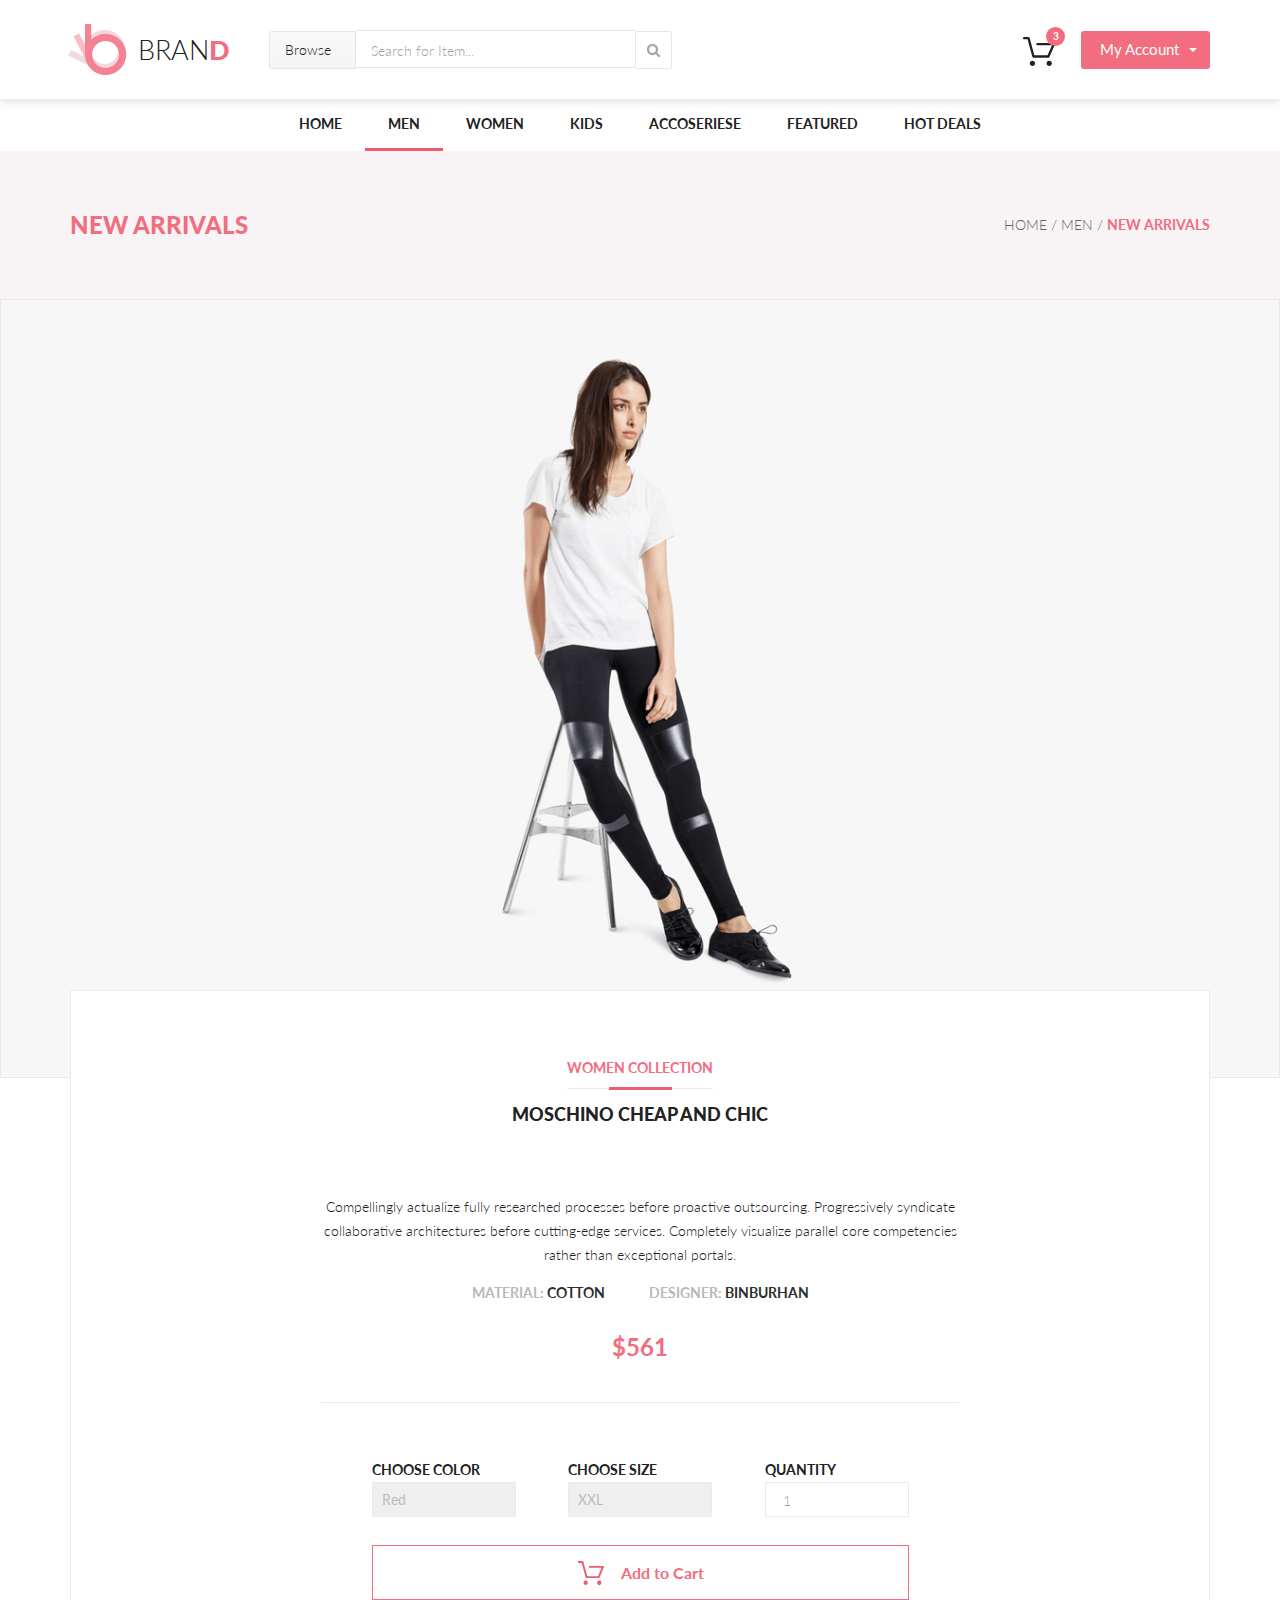
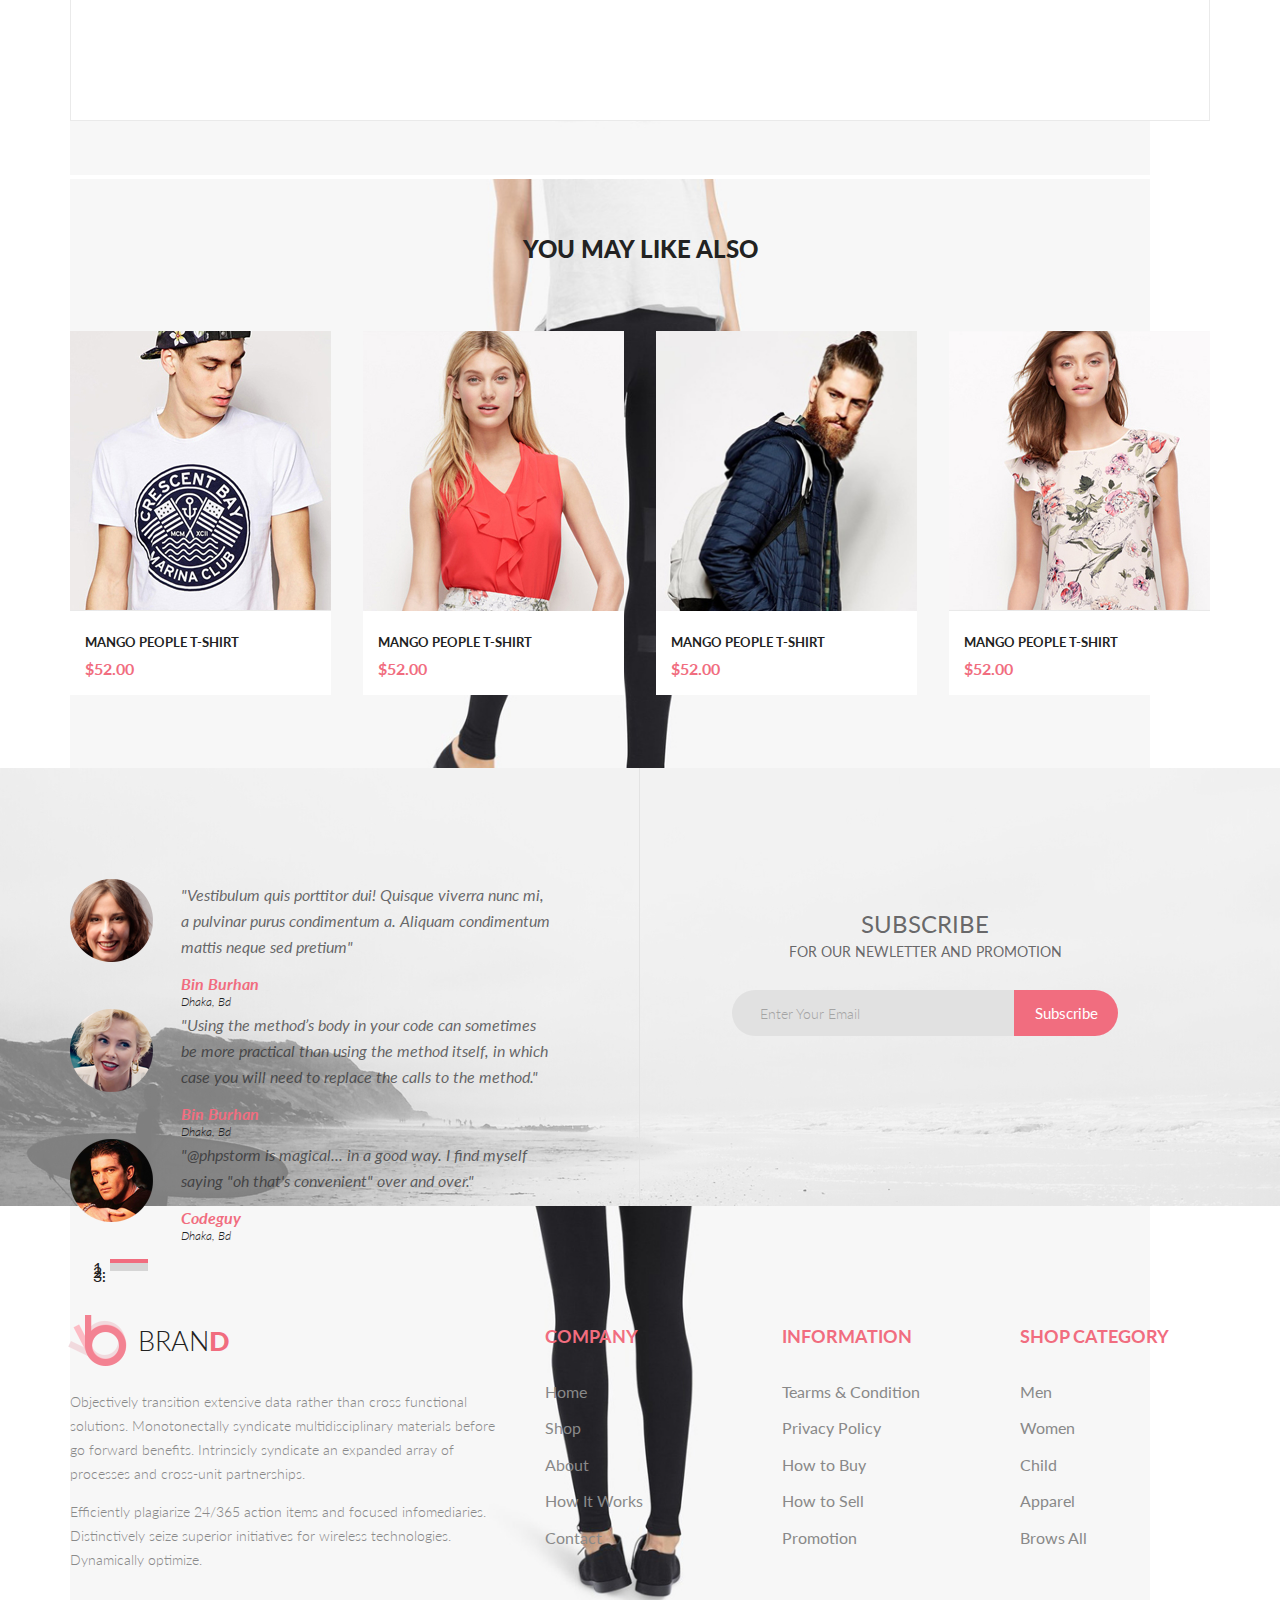
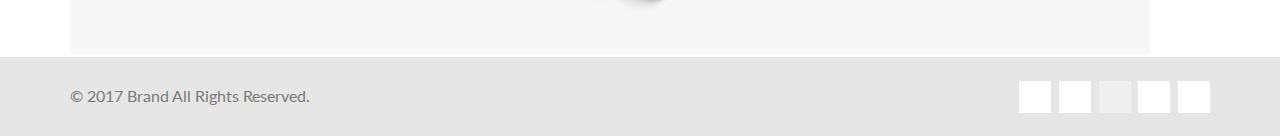
<file: single.html>
<!DOCTYPE html>
<html lang="en">
    <head>
        <meta charset="UTF-8">
        <title>Single page</title>
        <link rel="stylesheet" href="https://use.fontawesome.com/releases/v5.0.10/css/all.css"
              integrity="sha384-+d0P83n9kaQMCwj8F4RJB66tzIwOKmrdb46+porD/OvrJ+37WqIM7UoBtwHO6Nlg"
              crossorigin="anonymous">
        <link rel="stylesheet" href="https://stackpath.bootstrapcdn.com/bootstrap/4.1.0/css/bootstrap.min.css"
              integrity="sha384-9gVQ4dYFwwWSjIDZnLEWnxCjeSWFphJiwGPXr1jddIhOegiu1FwO5qRGvFXOdJZ4"
              crossorigin="anonymous">
        <link rel="stylesheet" href="css/normalize.css">
        <link rel="stylesheet" href="css/main.css">
    </head>
    <body>

        <!--Шапка-->
        <header class="header">
            <div class="container header-container">
                <div class="header-left">
                    <a href="index.html" class="logo"><img src="images/logo.png" alt="logo">BRAN<span>D</span></a>
                    <details class="browse">
                        <summary>Browse<i class="fas fa-caret-down"></i></summary>
                        <nav class="dropDown browse__dropDown">
                            <div class="dropDown-item browse__dropDown-item">
                                <h2>Women</h2>
                                <ul>
                                    <li><a href="product.html">Dresses</a></li>
                                    <li><a href="product.html">Tops</a></li>
                                    <li><a href="product.html">Sweaters/Knits</a></li>
                                    <li><a href="product.html">Jackets/Coats</a></li>
                                    <li><a href="product.html">Blazers</a></li>
                                    <li><a href="product.html">Denim</a></li>
                                    <li><a href="product.html">Leggings/Pants</a></li>
                                    <li><a href="product.html">Skirts/Shorts</a></li>
                                    <li><a href="product.html">Accessories</a></li>
                                    <li><a href="product.html">Bags/Purses</a></li>
                                    <li><a href="product.html">Swimwear/Underwear</a></li>
                                    <li><a href="product.html">Nightwear</a></li>
                                    <li><a href="product.html">Shoes</a></li>
                                    <li><a href="product.html">Beauty</a></li>
                                </ul>
                                <h2>Men</h2>
                                <ul>
                                    <li><a href="product.html">Tees/Tank tops</a></li>
                                    <li><a href="product.html">Shirts/Polos</a></li>
                                    <li><a href="product.html">Sweaters</a></li>
                                    <li><a href="product.html">Sweatshirts/Hoodies</a></li>
                                    <li><a href="product.html">Blazers</a></li>
                                    <li><a href="product.html">Jackets/vests</a></li>
                                </ul>
                            </div>
                        </nav>
                    </details>
                    <form action="#" class="search">
                        <input type="text" placeholder="Search for Item..." title="search"><button
                            type="submit">&nbsp;</button>
                    </form>
                </div>
                <div class="header-right">
                    <div class="hr-cart-box">
                        <a href="shopcart.html" class="hr-cart">
                            <img src="images/cart.svg" class="hr-cart-img" alt="Корзина">
                            <div id="totalGoodsTop"></div>
                        </a>
                        <div class="dropDown hr-cart-dropdown">
                            <div id="containerBasketTop"></div>
                            <div class="hr-total"><span>TOTAL</span><span id="totalAmountTop">$500.00</span></div>
                            <div class="hr-buttons">
                                <a href="#" class="button hr-buttons__checkout">Checkout</a>
                                <a href="shopcart.html" class="button hr-buttons__goto-cart">Go to cart</a>
                            </div>
                        </div>
                    </div>
                    <a href="checkout.html" class="hr-account">My Account</a>
                </div>
            </div>
        </header>

        <!--Навигация-->
        <nav class="container">
            <ul class="menu">
                <li>
                    <a href="index.html">Home</a>
                </li>
                <li>
                    <a href="product.html" class="menu_active">Men</a>
                    <div class="dropDown menu__dropDown">
                        <div class="dropDown-item menu__dropDown-item">
                            <h2>Men</h2>
                            <ul>
                                <li><a href="product.html">Dresses</a></li>
                                <li><a href="product.html">Tops</a></li>
                                <li><a href="product.html">Sweaters/Knits</a></li>
                                <li><a href="product.html">Jackets/Coats</a></li>
                                <li><a href="product.html">Blazers</a></li>
                                <li><a href="product.html">Denim</a></li>
                                <li><a href="product.html">Leggings/Pants</a></li>
                                <li><a href="product.html">Skirts/Shorts</a></li>
                                <li><a href="product.html">Accessories</a></li>
                            </ul>
                        </div>
                        <div class="dropDown-item menu__dropDown-item">
                            <h2>Men</h2>
                            <ul>
                                <li><a href="product.html">Dresses</a></li>
                                <li><a href="product.html">Tops</a></li>
                                <li><a href="product.html">Sweaters/Knits</a></li>
                                <li><a href="product.html">Jackets/Coats</a></li>
                            </ul>
                            <h2>Men</h2>
                            <ul>
                                <li><a href="product.html">Leggings/Pants</a></li>
                                <li><a href="product.html">Skirts/Shorts</a></li>
                                <li><a href="product.html">Accessories</a></li>
                            </ul>
                        </div>
                        <div class="dropDown-item menu__dropDown-item">
                            <h2>Men</h2>
                            <ul>
                                <li><a href="product.html">Dresses</a></li>
                                <li><a href="product.html">Tops</a></li>
                                <li><a href="product.html">Sweaters/Knits</a></li>
                                <li><a href="product.html">Jackets/Coats</a></li>
                            </ul>
                            <a href="product.html" class="menu__link-img"><img src="images/mega-menu-women-img.jpg"
                                                                               alt=""></a>
                        </div>
                    </div>
                </li>
                <li>
                    <a href="product.html">Women</a>
                    <div class="dropDown menu__dropDown">
                        <div class="dropDown-item menu__dropDown-item">
                            <h2>Women</h2>
                            <ul>
                                <li><a href="product.html">Dresses</a></li>
                                <li><a href="product.html">Tops</a></li>
                                <li><a href="product.html">Sweaters/Knits</a></li>
                                <li><a href="product.html">Jackets/Coats</a></li>
                                <li><a href="product.html">Blazers</a></li>
                                <li><a href="product.html">Denim</a></li>
                                <li><a href="product.html">Leggings/Pants</a></li>
                                <li><a href="product.html">Skirts/Shorts</a></li>
                                <li><a href="product.html">Accessories</a></li>
                            </ul>
                        </div>
                        <div class="dropDown-item menu__dropDown-item">
                            <h2>Women</h2>
                            <ul>
                                <li><a href="product.html">Dresses</a></li>
                                <li><a href="product.html">Tops</a></li>
                                <li><a href="product.html">Sweaters/Knits</a></li>
                                <li><a href="product.html">Jackets/Coats</a></li>
                            </ul>
                            <h2>Women</h2>
                            <ul>
                                <li><a href="product.html">Leggings/Pants</a></li>
                                <li><a href="product.html">Skirts/Shorts</a></li>
                                <li><a href="product.html">Accessories</a></li>
                            </ul>
                        </div>
                    </div>
                </li>
                <li>
                    <a href="product.html">Kids</a>
                    <div class="dropDown menu__dropDown">
                        <div class="dropDown-item menu__dropDown-item">
                            <h2>Kids</h2>
                            <ul>
                                <li><a href="product.html">Dresses</a></li>
                                <li><a href="product.html">Tops</a></li>
                                <li><a href="product.html">Sweaters/Knits</a></li>
                                <li><a href="product.html">Jackets/Coats</a></li>
                                <li><a href="product.html">Blazers</a></li>
                                <li><a href="product.html">Denim</a></li>
                                <li><a href="product.html">Leggings/Pants</a></li>
                                <li><a href="product.html">Skirts/Shorts</a></li>
                                <li><a href="product.html">Accessories</a></li>
                            </ul>
                        </div>
                        <div class="dropDown-item menu__dropDown-item">
                            <h2>Kids</h2>
                            <ul>
                                <li><a href="product.html">Dresses</a></li>
                                <li><a href="product.html">Tops</a></li>
                                <li><a href="product.html">Sweaters/Knits</a></li>
                                <li><a href="product.html">Jackets/Coats</a></li>
                            </ul>
                            <h2>Kids</h2>
                            <ul>
                                <li><a href="product.html">Sweaters/Knits</a></li>
                                <li><a href="product.html">Jackets/Coats</a></li>
                            </ul>
                        </div>
                    </div>
                </li>
                <li>
                    <a href="product.html">Accoseriese</a>
                </li>
                <li>
                    <a href="product.html">Featured</a>
                    <div class="dropDown menu__dropDown">
                        <div class="dropDown-item menu__dropDown-item">
                            <h2>Featured</h2>
                            <ul>
                                <li><a href="product.html">Dresses</a></li>
                                <li><a href="product.html">Tops</a></li>
                                <li><a href="product.html">Sweaters/Knits</a></li>
                                <li><a href="product.html">Jackets/Coats</a></li>
                                <li><a href="product.html">Blazers</a></li>
                                <li><a href="product.html">Denim</a></li>
                                <li><a href="product.html">Leggings/Pants</a></li>
                                <li><a href="product.html">Skirts/Shorts</a></li>
                                <li><a href="product.html">Accessories</a></li>
                            </ul>
                        </div>
                    </div>
                </li>
                <li>
                    <a href="product.html">Hot Deals</a>
                </li>
            </ul>
        </nav>

        <!--Центральная часть-->
        <div class="center">

            <!--Заголовок и лебные крошки-->
            <div class="title">
                <div class="container title__container">
                    <h1 class="title__name">New Arrivals</h1>
                    <nav class="bread">
                        <a href="index.html" class="bcrumb__link">Home</a>
                        <span class="bcrumb__sep"> / </span>
                        <a href="product.html" class="bcrumb__link">Men</a>
                        <span class="bcrumb__sep"> / </span>
                        <span class="bcrumb__active">New Arrivals</span>
                    </nav>
                </div>
            </div>

            <!--Слайдер-->
            <div class="slider-single">
                <div class="container">

                    <div id="carouselExampleControls" class="carousel slide" data-interval="false">
                        <div class="carousel-inner">
                            <div class="carousel-item active">
                                <img class="d-block"
                                     src="images/single-slider-1.jpg"
                                     alt="First slide">
                            </div>
                            <div class="carousel-item">
                                <img class="d-block"
                                     src="images/single-slider-2.jpg"
                                     alt="Second slide">
                            </div>
                            <div class="carousel-item">
                                <img class="d-block"
                                     src="images/single-slider-3.jpg"
                                     alt="Third slide">
                            </div>
                            <div class="carousel-item">
                                <img class="d-block"
                                     src="images/single-slider-4.jpg"
                                     alt="Third slide">
                            </div>
                        </div>
                        <a class="carousel-control-prev" href="#carouselExampleControls" role="button"
                           data-slide="prev">
                            <span class="carousel-control-prev-icon" aria-hidden="true"></span>
                            <span class="sr-only">Previous</span>
                        </a>
                        <a class="carousel-control-next" href="#carouselExampleControls" role="button"
                           data-slide="next">
                            <span class="carousel-control-next-icon" aria-hidden="true"></span>
                            <span class="sr-only">Next</span>
                        </a>
                    </div>

                </div>
            </div>

            <!--Основной контент-->
            <section class="container content">
                <h2 class="content__h-h2">WOMEN COLLECTION</h2>
                <h3 class="content__h-h3">Moschino Cheap And Chic</h3>
                <p>
                    Compellingly actualize fully researched processes before proactive outsourcing. Progressively
                    syndicate
                    collaborative architectures before cutting-edge services. Completely visualize parallel core
                    competencies rather than exceptional portals.
                </p>
                <div class="content__dop-info">
                    <div class="content__dop-info-material">MATERIAL: <span class="content__dop-info_g">COTTON</span>
                    </div>
                    <div class="content__dop-info-designer">DESIGNER: <span class="content__dop-info_g">BINBURHAN</span>
                    </div>
                </div>
                <div class="content__price">$561</div>
                <form action="#" class="content__form">
                    <div class="content__block-select">
                        <div class="content__block-select-item">
                            <label for="color" class="content__label">CHOOSE COLOR</label>
                            <div class="select-box content__select-box">
                                <i class="fas fa-caret-down select-box__fa-caret-down"></i>
                                <select class="select main-sort__select content__form-select" id="color"
                                        title="sort by">
                                    <option value="red">Red</option>
                                    <option value="green">Green</option>
                                    <option value="blue">Blue</option>
                                    <option value="yellow">Yellow</option>
                                </select>
                            </div>
                        </div>
                        <div class="content__block-select-item">
                            <label for="size" class="content__label">CHOOSE SIZE</label>
                            <div class="select-box content__select-box">
                                <i class="fas fa-caret-down select-box__fa-caret-down"></i>
                                <select class="select main-sort__select content__form-select" id="size" title="sort by">
                                    <option value="xxl">XXL</option>
                                    <option value="xl">XL</option>
                                    <option value="l">L</option>
                                    <option value="m">M</option>
                                    <option value="s">S</option>
                                </select>
                            </div>
                        </div>
                        <div class="content__block-select-item">
                            <label for="count" class="content__label">QUANTITY</label>
                            <input type="text" id="count" placeholder="1" class="content__form-input">
                        </div>
                    </div>
                    <button class="button content__form-button"><img src="images/cart-red.svg" alt="cart"
                                                                     class="content__form-button-img">Add to
                        Cart</button>
                </form>
            </section>

            <!--You may like also-->
            <section class="container like-also">
                <header class="fetured-head">
                    <h2>you may like also</h2>
                </header>
                <div class="prod-container">
                    <div class="prod-item" data-id-prod="1">
                        <a href="single.html">
                            <img src="images/prod/prod-1.jpg" class="prod-item__img" alt="">
                            <div class="prod-item__text">
                                <h2 class="prod-item__head">Mango People T-shirt</h2>
                                <h3 class="prod-item__price">$52.00</h3>
                            </div>
                        </a>
                        <a href="#" class="prod-item__cart">
                            <img src="images/cart-white.svg" alt="">
                            <span>Add to Cart</span>
                        </a>
                        <a href="#" class="prod-item__arr">
                            <img src="images/arr-white.svg" alt="">
                        </a>
                        <a href="#" class="prod-item__heart">
                            <img src="images/heart-white.svg" alt="">
                        </a>
                    </div>
                    <div class="prod-item" data-id-prod="2">
                        <a href="single.html" class="prod-item-link">
                            <img src="images/prod/prod-2.jpg" class="prod-item__img" alt="">
                            <div class="prod-item__text">
                                <h2 class="prod-item__head">Mango People T-shirt</h2>
                                <h3 class="prod-item__price">$52.00</h3>
                            </div>
                        </a>
                        <a href="#" class="prod-item__cart">
                            <img src="images/cart-white.svg" alt="">
                            <span>Add to Cart</span>
                        </a>
                        <a href="#" class="prod-item__arr">
                            <img src="images/arr-white.svg" alt="">
                        </a>
                        <a href="#" class="prod-item__heart">
                            <img src="images/heart-white.svg" alt="">
                        </a>
                    </div>
                    <div class="prod-item" data-id-prod="3">
                        <a href="single.html" class="prod-item-link">
                            <img src="images/prod/prod-3.jpg" class="prod-item__img" alt="">
                            <div class="prod-item__text">
                                <h2 class="prod-item__head">Mango People T-shirt</h2>
                                <h3 class="prod-item__price">$52.00</h3>
                            </div>
                        </a>
                        <a href="#" class="prod-item__cart">
                            <img src="images/cart-white.svg" alt="">
                            <span>Add to Cart</span>
                        </a>
                        <a href="#" class="prod-item__arr">
                            <img src="images/arr-white.svg" alt="">
                        </a>
                        <a href="#" class="prod-item__heart">
                            <img src="images/heart-white.svg" alt="">
                        </a>
                    </div>
                    <div class="prod-item" data-id-prod="4">
                        <a href="single.html" class="prod-item-link">
                            <img src="images/prod/prod-4.jpg" class="prod-item__img" alt="">
                            <div class="prod-item__text">
                                <h2 class="prod-item__head">Mango People T-shirt</h2>
                                <h3 class="prod-item__price">$52.00</h3>
                            </div>
                        </a>
                        <a href="#" class="prod-item__cart">
                            <img src="images/cart-white.svg" alt="">
                            <span>Add to Cart</span>
                        </a>
                        <a href="#" class="prod-item__arr">
                            <img src="images/arr-white.svg" alt="">
                        </a>
                        <a href="#" class="prod-item__heart">
                            <img src="images/heart-white.svg" alt="">
                        </a>
                    </div>
                </div>
            </section>

        </div>

        <!--Подвал-->
        <footer class="footer">
            <div class="footer-sub">
                <div class="container">
                    <div id="carouselExampleIndicators" class="carousel slide sub-left" data-ride="carousel">
                        <div class="carousel-inner">
                            <div class="carousel-item active">
                                <div class="sub-left-item">
                                    <img src="images/face1.png" alt="">
                                    <div class="sub-comment">
                                        <p>
                                            "Vestibulum quis porttitor dui! Quisque viverra nunc mi,
                                            a pulvinar purus condimentum a. Aliquam condimentum mattis neque sed
                                            pretium"
                                        </p>
                                        <address class="sub-comment-name">Bin Burhan<br><span>Dhaka, Bd</span></address>
                                    </div>
                                </div>
                            </div>
                            <div class="carousel-item">
                                <div class="sub-left-item">
                                    <img src="images/face3.png" alt="">
                                    <div class="sub-comment">
                                        <p>
                                            "Using the method’s body in your code can sometimes be more practical than
                                            using the method itself, in which case you will need to replace the calls to
                                            the method."
                                        </p>
                                        <address class="sub-comment-name">Bin Burhan<br><span>Dhaka, Bd</span></address>
                                    </div>
                                </div>
                            </div>
                            <div class="carousel-item">
                                <div class="sub-left-item">
                                    <img src="images/face2.png" alt="">
                                    <div class="sub-comment">
                                        <p>
                                            "@phpstorm is magical... in a good way. I find myself saying "oh that's
                                            convenient" over and over."
                                        </p>
                                        <address class="sub-comment-name">Codeguy<br><span>Dhaka, Bd</span></address>
                                    </div>
                                </div>
                            </div>
                        </div>
                        <ol class="carousel-indicators sub-left-carousel-indicators">
                            <li data-target="#carouselExampleIndicators" data-slide-to="0" class="active"></li>
                            <li data-target="#carouselExampleIndicators" data-slide-to="1"></li>
                            <li data-target="#carouselExampleIndicators" data-slide-to="2"></li>
                        </ol>
                    </div>
                    <div class="sub-right">
                        <h2>Subscribe<br><span>FOR OUR NEWLETTER AND PROMOTION</span></h2>
                        <form action="#" class="subscribe">
                            <input type="email" title="subscribe" placeholder="Enter Your Email"><button type="submit">Subscribe</button>
                        </form>
                    </div>
                </div>
            </div>
            <div class="container nav-bottom-container">
                <div class="nav-bottom-brand">
                    <a href="index.html" class="logo nav-bottom-brand__logo"><img src="images/logo.png"
                                                                                  alt="logo">BRAN<span>D</span></a>
                    <p>
                        Objectively transition extensive data rather than cross functional solutions. Monotonectally
                        syndicate multidisciplinary materials before go forward benefits. Intrinsicly syndicate an
                        expanded array of processes and cross-unit partnerships.
                    </p>
                    <p>
                        Efficiently plagiarize 24/365 action items and focused infomediaries.
                        Distinctively seize superior initiatives for wireless technologies. Dynamically optimize.
                    </p>
                </div>
                <nav class="nav-bottom-item">
                    <div>COMPANY</div>
                    <ul>
                        <li><a href="index.html">Home</a></li>
                        <li><a href="product.html">Shop</a></li>
                        <li><a href="#">About</a></li>
                        <li><a href="#">How It Works</a></li>
                        <li><a href="#">Contact</a></li>
                    </ul>
                </nav>
                <nav class="nav-bottom-item">
                    <div>INFORMATION</div>
                    <ul>
                        <li><a href="#">Tearms & Condition</a></li>
                        <li><a href="#">Privacy Policy</a></li>
                        <li><a href="#">How to Buy</a></li>
                        <li><a href="#">How to Sell</a></li>
                        <li><a href="#">Promotion</a></li>
                    </ul>
                </nav>
                <nav class="nav-bottom-item">
                    <div>SHOP CATEGORY</div>
                    <ul>
                        <li><a href="product.html">Men</a></li>
                        <li><a href="product.html">Women</a></li>
                        <li><a href="product.html">Child</a></li>
                        <li><a href="product.html">Apparel</a></li>
                        <li><a href="product.html">Brows All</a></li>
                    </ul>
                </nav>
            </div>
            <div class="copyright">
                <div class="container copyright-container">
                    <div class="copyright-left">© 2017 Brand All Rights Reserved.</div>
                    <div class="copyright-right">
                        <!--<div class="copyright-social">-->
                        <a href="#"><i class="fab fa-facebook-f"></i></a>
                        <a href="#"><i class="fab fa-twitter"></i></a>
                        <a href="#" class="not-activ"><i class="fab fa-linkedin-in"></i></a>
                        <a href="#"><i class="fab fa-pinterest-p"></i></a>
                        <a href="#"><i class="fab fa-google-plus-g"></i></a>
                        <!--</div>-->
                    </div>
                </div>
            </div>
        </footer>

        <!-- Подключаем JS файлы. -->
        <script src="js/jquery-3.3.1.min.js"></script>
        <script src="js/BasketTop.js"></script>
        <script src="js/main.js"></script>
        <script src="https://cdnjs.cloudflare.com/ajax/libs/popper.js/1.14.0/umd/popper.min.js"
                integrity="sha384-cs/chFZiN24E4KMATLdqdvsezGxaGsi4hLGOzlXwp5UZB1LY//20VyM2taTB4QvJ"
                crossorigin="anonymous"></script>
        <script src="https://stackpath.bootstrapcdn.com/bootstrap/4.1.0/js/bootstrap.min.js"
                integrity="sha384-uefMccjFJAIv6A+rW+L4AHf99KvxDjWSu1z9VI8SKNVmz4sk7buKt/6v9KI65qnm"
                crossorigin="anonymous"></script>
    </body>
</html>
</file>
<file: css/main.css>
@charset "UTF-8";
@import url("https://fonts.googleapis.com/css?family=Lato:300,300i,400,400i,700,700i,900");
html,
body {
  height: 100%; }

body {
  font-family: "Lato", sans-serif;
  color: #222;
  display: flex;
  flex-direction: column; }

* {
  box-sizing: border-box; }

*:focus {
  outline: none; }

.center {
  flex: 1; }

a {
  color: #222;
  text-decoration: none;
  transition: color 0.1s; }
  a:hover {
    color: #f16d7f;
    text-decoration: none; }

h1, h2, h3, h4, h5, h6 {
  margin: 0;
  padding: 0; }

input {
  color: #4f4f4f; }

input::-webkit-input-placeholder {
  color: #a4a4a4;
  font-size: 14px;
  font-weight: 300; }

.container {
  width: 1140px;
  margin: 0 auto;
  padding: 0; }

a.logo {
  display: flex;
  align-items: center;
  font-size: 27px;
  font-weight: 300;
  margin-left: -2px; }
  a.logo:hover {
    color: #222; }
  a.logo img {
    margin-right: 11px; }
  a.logo span {
    color: #f16d7f;
    font-weight: 900; }

.dropDown {
  position: absolute;
  display: block;
  border: 1px solid #e6e6e6;
  border-radius: 5px;
  background-color: #fff;
  box-shadow: 0 3px 6px 0 rgba(0, 0, 0, 0.08);
  z-index: 1; }
  .dropDown::before {
    content: "";
    width: 8px;
    height: 8px;
    position: absolute;
    border: 1px solid #e6e6e6;
    border-bottom: 0;
    border-right: 0;
    background-color: #fff;
    transform: rotate(45deg); }

.dropDown-item h2 {
  color: #232323;
  font-size: 14px;
  font-weight: 700;
  line-height: 32px;
  text-transform: uppercase;
  border-bottom: 1px solid #e8e8e8;
  margin-bottom: 8px; }
.dropDown-item ul {
  list-style-type: none;
  padding: 0;
  margin: 0; }
  .dropDown-item ul a {
    color: #4f4f4f;
    font-size: 14px;
    font-weight: 400;
    line-height: 28px; }
    .dropDown-item ul a:hover {
      color: #f16d7f; }

.button {
  text-transform: uppercase;
  white-space: nowrap;
  display: flex;
  justify-content: center;
  align-items: center;
  height: 50px;
  width: 100%;
  border: 1px solid #eaeaea;
  color: #4a4a4a;
  background-color: #fff;
  font-size: 14px;
  font-weight: 700;
  cursor: pointer;
  transition: background-color 0.3s; }
  .button:hover {
    background-color: #fafafa;
    color: #4a4a4a; }

.header {
  border-bottom: 1px solid #ececec;
  box-sizing: border-box;
  background: #fff;
  box-shadow: 0 0 10px 0 rgba(0, 0, 0, 0.17); }

.header-container {
  height: 99px;
  display: flex;
  justify-content: space-between;
  align-items: center; }

.header-left {
  display: flex;
  align-items: center; }

.browse {
  border-bottom-left-radius: 3px;
  border-top-left-radius: 3px;
  border: 1px solid #e6e6e6;
  box-sizing: border-box;
  background: linear-gradient(180deg, #f9f9f9 0%, #f5f5f5 100%);
  width: 87px;
  height: 38px;
  display: flex;
  align-items: center;
  margin-left: 39px;
  position: relative;
  cursor: pointer; }
  .browse summary {
    color: #222;
    font-size: 14px;
    font-weight: 300;
    padding-left: 15px;
    box-sizing: border-box;
    line-height: 35px;
    display: block; }
    .browse summary i {
      margin-left: 6px;
      color: #838383;
      font-size: 14px;
      font-weight: 700;
      position: relative;
      top: 1px; }
    .browse summary::-webkit-details-marker {
      display: none; }
  .browse__dropDown {
    top: 36px;
    left: -1px;
    padding: 15px; }
    .browse__dropDown::before {
      top: -5px;
      left: 66px; }
  .browse__dropDown-item {
    width: 236px; }

details[open].browse summary i {
  transform: rotate(180deg); }

.search input {
  border: 1px solid #e6e6e6;
  border-left: 0;
  box-sizing: border-box;
  background-color: #fff;
  width: 280px;
  height: 38px;
  padding: 0 15px; }

.search button {
  border-bottom-right-radius: 3px;
  border-top-right-radius: 3px;
  border: 1px solid #e6e6e6;
  border-left: 0;
  box-sizing: border-box;
  width: 36px;
  height: 38px;
  background: url("../images/loupe.png") no-repeat center center;
  cursor: pointer; }

.header-right {
  display: flex;
  align-items: center;
  position: relative;
  height: 100%; }

a.hr-cart {
  position: relative; }
  a.hr-cart > div {
    border-radius: 50%;
    background-color: #f16d7f;
    width: 19px;
    height: 19px;
    position: absolute;
    display: flex;
    justify-content: center;
    align-items: center;
    color: #fff;
    font-size: 10px;
    font-weight: 700;
    top: -2px;
    left: 23px; }
  a.hr-cart .hr-cart-img {
    margin-top: 8px; }

.hr-account {
  background-color: #f16d7f;
  height: 38px;
  color: #fff;
  font-size: 15px;
  font-weight: 400;
  display: flex;
  align-items: center;
  margin-left: 26px;
  padding: 0 13px 0 19px;
  border-radius: 3px; }
  .hr-account:hover {
    color: #fff; }
  .hr-account::after {
    content: "";
    border: 4px solid transparent;
    border-top: 4px solid #fff;
    margin: 5px 0 0 10px; }

.hr-cart-box {
  height: 100%;
  display: flex;
  align-items: center; }
  .hr-cart-box:hover .hr-cart-dropdown {
    display: block; }

.hr-cart-dropdown {
  top: 82px;
  left: -24px;
  padding: 15px;
  display: none; }
  .hr-cart-dropdown::before {
    top: -5px;
    left: 36px; }

.hr-cart-item {
  width: 230px;
  display: flex;
  border-bottom: 1px solid #EDEDED;
  margin-bottom: 14px;
  padding-bottom: 11px; }
  .hr-cart-item img {
    margin-right: 14px;
    width: 72px;
    height: 85px; }
  .hr-cart-item > div {
    width: 124px; }
    .hr-cart-item > div a {
      font-size: 12px;
      font-weight: 700;
      text-transform: uppercase;
      display: inline-block;
      line-height: 14px; }
    .hr-cart-item > div .price {
      color: #f16d7f;
      font-size: 13px;
      font-weight: 400;
      margin-bottom: 0; }
      .hr-cart-item > div .price span {
        font-size: 11px;
        position: relative;
        top: -1px; }
  .hr-cart-item > a > i {
    color: #c0c0c0;
    font-size: 16px;
    font-weight: 400;
    margin-top: 35px; }

.rating {
  color: #e4af48;
  font-size: 12px;
  font-weight: 400;
  margin: 10px 0;
  letter-spacing: -1px; }

.hr-total {
  color: #222;
  font-size: 16px;
  font-weight: 700;
  display: flex;
  justify-content: space-between; }

.hr-buttons {
  margin-top: 36px; }
  .hr-buttons__checkout {
    border: 1px solid #FBD3D9;
    color: #f16d7f; }
    .hr-buttons__checkout:hover {
      background-color: #fef9fa;
      color: #f16d7f; }
  .hr-buttons__goto-cart {
    margin-top: 12px; }

.title {
  height: 148px;
  background: #f8f3f4; }
  .title__container {
    height: 100%;
    display: flex;
    align-items: center;
    justify-content: space-between; }
  .title__name {
    color: #f16d7f;
    font-size: 24px;
    font-weight: 900;
    line-height: 20px;
    text-transform: uppercase;
    padding-right: 24px; }

.bcrumb__link {
  font-size: 14px;
  line-height: 20px;
  text-transform: uppercase;
  color: #636363;
  font-weight: 300; }
  .bcrumb__link:hover {
    color: #f16d7f; }
.bcrumb__sep {
  font-size: 14px;
  line-height: 20px;
  color: #636363;
  font-weight: 300; }
.bcrumb__active {
  color: #f16d7f;
  font-weight: 700;
  font-size: 14px;
  line-height: 20px;
  text-transform: uppercase; }

.menu {
  display: flex;
  justify-content: center;
  list-style: none;
  margin: 0;
  padding: 0; }
  .menu > li {
    position: relative; }
    .menu > li:hover .menu__dropDown {
      display: flex; }
    .menu > li > a {
      display: block;
      padding: 11px 23px 11px 23px;
      color: #222;
      font-size: 14px;
      font-weight: 700;
      line-height: 26px;
      text-decoration: none;
      text-transform: uppercase;
      border-bottom: 3px solid transparent; }
      .menu > li > a:hover {
        border-bottom: 3px solid #ef5b70;
        padding-bottom: 11px; }
  .menu_active {
    border-bottom: 3px solid #ef5b70 !important;
    padding-bottom: 10px; }
  .menu__dropDown {
    top: 44px;
    left: -1px;
    padding: 9px 20px 20px 20px;
    display: none; }
    .menu__dropDown::before {
      top: -5px;
      left: 21px; }
  .menu__dropDown-item {
    width: 235px;
    margin-right: 46px; }
    .menu__dropDown-item:last-child {
      margin-right: 0; }
  .menu__link-img {
    width: 100%;
    height: 118px;
    background: #ccc;
    display: inline-block;
    margin-top: 14px;
    position: relative; }
    .menu__link-img img {
      position: absolute;
      bottom: 0;
      right: 0; }

.slider {
  background-color: #e8e8e8;
  height: 614px; }

.slider-container {
  height: 100%;
  background: url("../images/slider.jpg") -230px bottom;
  display: flex;
  align-items: center; }
  .slider-container h2 {
    color: #222;
    font-size: 60px;
    font-weight: 900;
    line-height: 42px;
    margin: 0 0 20px 0; }
  .slider-container h3 {
    color: #222;
    font-size: 40px;
    font-weight: 900;
    line-height: 30px; }

.slider-text {
  border-left: 12px solid #f16d7f;
  padding-left: 12px;
  margin-top: -74px;
  letter-spacing: 1px; }
  .slider-text span {
    color: #f16d7f; }

.ho-img-big {
  height: 542px; }

.ho-img-small {
  height: 261px; }

.ho-img-big,
.ho-img-small {
  width: 560px;
  transition: filter 0.5s; }
  .ho-img-big:hover,
  .ho-img-small:hover {
    filter: brightness(75%); }

.ho-left {
  margin-right: 20px; }

.hot-offers-container {
  display: flex;
  margin-top: 98px; }
  .hot-offers-container a {
    display: flex;
    text-decoration: none;
    color: transparent; }
    .hot-offers-container a:hover {
      text-decoration: none; }
  .hot-offers-container .img1 {
    background: url("../images/four-img-1.jpg") no-repeat;
    margin-bottom: 20px; }
  .hot-offers-container .img2 {
    background: url("../images/four-img-2.jpg") no-repeat;
    margin-bottom: 20px; }
  .hot-offers-container .img3 {
    background: url("../images/four-img-3.jpg") no-repeat; }
  .hot-offers-container .img4 {
    background: url("../images/four-img-4.jpg") no-repeat; }

.ho-img-label {
  background-color: #fff;
  height: 82px;
  margin-top: 26px;
  text-transform: uppercase;
  display: flex;
  justify-content: center;
  align-items: left;
  flex-direction: column;
  padding: 0 20px; }
  .ho-img-label h2 {
    color: #222;
    font-size: 18px;
    font-weight: 900; }
  .ho-img-label h3 {
    color: #f16d7f;
    font-size: 30px;
    font-weight: 900; }

.fetured-head {
  margin: 92px 0 59px 0;
  text-align: center; }
  .fetured-head h2 {
    color: #222;
    font-size: 30px;
    font-weight: 700;
    margin-bottom: 6px; }
  .fetured-head h3 {
    color: #9f9f9f;
    font-size: 14px;
    font-weight: 400; }

.prod-container {
  display: flex;
  justify-content: space-between;
  flex-flow: row wrap; }

.prod-item {
  width: 261px;
  height: 364px;
  margin-bottom: 39px;
  background: #fff;
  position: relative; }
  .prod-item__img {
    width: 261px;
    height: 280px;
    transition: filter 0.3s; }
  .prod-item__text {
    height: 84px;
    display: flex;
    justify-content: center;
    flex-direction: column;
    padding-left: 15px; }
  .prod-item__head {
    color: #222;
    font-size: 13px;
    font-weight: 700;
    text-transform: uppercase;
    margin-bottom: 10px; }
  .prod-item__price {
    color: #f16d7f;
    font-size: 16px;
    font-weight: 700; }
  .prod-item:hover {
    box-shadow: 0 5px 8px 0 rgba(0, 0, 0, 0.16); }
  .prod-item:hover .prod-item__img {
    filter: brightness(50%); }
  .prod-item:hover .prod-item__cart {
    display: flex; }
  .prod-item:hover .prod-item__arr {
    display: flex; }
  .prod-item:hover .prod-item__heart {
    display: flex; }
  .prod-item__cart {
    border: 1px solid #fff;
    border-radius: 3px;
    box-sizing: border-box;
    width: 125px;
    height: 39px;
    position: absolute;
    top: 98px;
    left: 70px;
    display: none;
    flex-flow: row;
    align-items: center;
    justify-content: center;
    color: #fff;
    font-size: 13px;
    font-weight: 700;
    transition: background-color 0.2s; }
    .prod-item__cart:hover {
      background: rgba(255, 255, 255, 0.25);
      color: #fff; }
    .prod-item__cart:active {
      background: rgba(255, 255, 255, 0.51);
      color: #fff; }
    .prod-item__cart img {
      width: 23px;
      height: 22px;
      margin-right: 8px; }
  .prod-item__arr {
    border: 1px solid #fff;
    border-radius: 3px;
    box-sizing: border-box;
    width: 60px;
    height: 39px;
    position: absolute;
    top: 143px;
    left: 70px;
    display: none;
    align-items: center;
    justify-content: center;
    color: #fff;
    font-size: 13px;
    font-weight: 700;
    transition: background-color 0.3s; }
    .prod-item__arr:hover {
      background: rgba(255, 255, 255, 0.25);
      color: #fff; }
    .prod-item__arr img {
      width: 26px;
      height: 15px;
      margin-right: 0; }
  .prod-item__heart {
    border: 1px solid #fff;
    border-radius: 3px;
    box-sizing: border-box;
    width: 60px;
    height: 39px;
    position: absolute;
    top: 143px;
    left: 135px;
    display: none;
    align-items: center;
    justify-content: center;
    color: #fff;
    font-size: 13px;
    font-weight: 700;
    transition: background-color 0.3s; }
    .prod-item__heart:hover {
      background: rgba(255, 255, 255, 0.25);
      color: #fff; }
    .prod-item__heart img {
      width: 26px;
      height: 15px;
      margin-right: 0; }

.all-items {
  display: flex;
  justify-content: center; }
  .all-items__button {
    background-color: #f16d7f;
    border: 1px solid #f16d7f;
    color: #fff;
    font-size: 16px;
    text-transform: none;
    width: 212px;
    margin: 18px 0 111px 0; }
    .all-items__button:hover {
      background-color: #f15465;
      color: #fff; }
    .all-items__button i {
      margin-left: 9px;
      font-size: 15px; }

a.offer-container {
  height: 529px;
  background-color: #222;
  margin-bottom: 97px;
  display: flex;
  text-decoration: none; }

.offer-left {
  width: 767px;
  height: 100%;
  background: url("../images/offerforwomen.jpg") no-repeat; }
  .offer-left div {
    padding: 146px 0 0 39px;
    color: #fff;
    font-weight: 700;
    text-transform: uppercase; }
  .offer-left h2 {
    font-size: 54px;
    line-height: 40px;
    margin-bottom: 12px; }
  .offer-left span {
    color: #f16d7f; }
  .offer-left h3 {
    font-size: 32px;
    line-height: 26px; }

.offer-right {
  width: 373px;
  display: flex;
  flex-direction: column;
  justify-content: space-evenly;
  padding: 0 40px 0 114px;
  box-sizing: border-box; }
  .offer-right h4 {
    color: #fbfbfb;
    font-size: 20px;
    font-weight: 700;
    margin-bottom: 9px; }
  .offer-right span {
    color: #fbfbfb;
    font-size: 14px;
    font-weight: 300;
    line-height: 24px; }
  .offer-right article {
    position: relative; }
    .offer-right article::before {
      content: "";
      width: 114px;
      height: 90px;
      background: #ccc;
      position: absolute;
      left: -114px;
      top: -6px; }
  .offer-right article:nth-child(1)::before {
    background: url("../images/offer-img1.svg") center top no-repeat; }
  .offer-right article:nth-child(2)::before {
    background: url("../images/offer-img2.svg") center top no-repeat; }
  .offer-right article:nth-child(3)::before {
    background: url("../images/offer-img3.svg") center top no-repeat; }

.main {
  display: flex;
  margin-top: 59px; }

.main-left {
  min-width: 243px;
  max-width: 243px; }
  .main-left__details {
    box-sizing: border-box;
    width: 100%;
    margin-bottom: 18px; }
    .main-left__details summary {
      box-sizing: border-box;
      cursor: pointer;
      display: flex;
      justify-content: space-between;
      align-items: center;
      padding: 0 4px 3px 11px;
      height: 37px;
      border: 0;
      border-left: 5px solid #ef5b70;
      border-bottom: 1px solid #ebebeb;
      font-size: 14px;
      font-weight: 700;
      line-height: 33px;
      text-transform: uppercase; }
      .main-left__details summary i {
        margin-left: 6px;
        color: #6f6e6e;
        font-size: 14px;
        font-weight: 700;
        position: relative;
        top: 1px; }
      .main-left__details summary::-webkit-details-marker {
        display: none; }
  .main-left__dropDown-item {
    padding: 12px 16px; }
    .main-left__dropDown-item ul a {
      line-height: 33px; }

details[open].main-left__details summary {
  color: #ef5b70; }
  details[open].main-left__details summary i {
    transform: rotate(180deg);
    color: #ef5b70; }

.main-right {
  width: 100%;
  padding-left: 50px; }

.main-choose {
  display: flex;
  justify-content: space-between;
  margin: 8px 0 35px 0; }
  .main-choose__item {
    width: 260px; }
    .main-choose__item > a {
      color: #4f4f4f;
      font-size: 14px;
      font-weight: 400;
      line-height: 26px; }
      .main-choose__item > a:hover {
        color: #f16d7f; }
    .main-choose__item > span {
      color: #dfdfdf;
      font-size: 14px;
      font-weight: 400;
      line-height: 26px;
      margin: 0 8px; }
  .main-choose__h2 {
    font-size: 14px;
    font-weight: 700;
    line-height: 20px;
    text-transform: uppercase;
    margin-bottom: 13px; }
  .main-choose input.range[type=range] {
    -webkit-appearance: none;
    -moz-appearance: none;
    width: 100%;
    position: relative;
    top: -6px; }
  .main-choose input.range[type=range]::-webkit-slider-runnable-track {
    height: 6px;
    border-radius: 3px;
    background-color: #f0f0f0; }
  .main-choose input.range[type=range]::-webkit-slider-thumb {
    -webkit-appearance: none;
    -moz-appearance: none;
    background-color: #f16d7f;
    width: 14px;
    height: 14px;
    border-radius: 14px;
    cursor: pointer;
    margin-top: -4px; }
  .main-choose .range-price {
    display: flex;
    justify-content: space-between;
    margin-top: 5px; }
    .main-choose .range-price > span {
      color: #4f4f4f;
      font-size: 14px;
      font-weight: 400;
      line-height: 20px;
      text-transform: uppercase; }

.main-choose__label input[checked]:before {
  content: "✓";
  color: #000;
  display: inline-block;
  width: 13px;
  height: 13px;
  border: 1px solid #ebebeb;
  margin-right: 9px;
  position: relative;
  top: 1px;
  line-height: 12px;
  font-size: 11px; }

.custom-checkbox .custom-control-label::before {
  border-radius: 0;
  width: 13px;
  height: 13px;
  border: 1px solid #ebebeb;
  background-color: #fff;
  top: 6px; }

.custom-control {
  display: inline-block;
  padding-left: 23px;
  margin-right: 23px; }

.custom-control-label {
  color: #4f4f4f;
  font-size: 14px;
  font-weight: 400;
  line-height: 26px;
  text-transform: uppercase; }

.custom-checkbox .custom-control-input:checked ~ .custom-control-label::before {
  background-color: #9b9b9b;
  border-color: #9b9b9b; }

.custom-control-label::after {
  top: 5px;
  left: -1px; }

.select-box {
  position: relative;
  display: inline-block; }
  .select-box__fa-caret-down {
    color: #838383;
    font-size: 14px;
    font-weight: 700;
    position: absolute;
    right: 10px;
    top: 9px;
    pointer-events: none; }

.select {
  display: inline-block;
  color: #4f4f4f;
  font-size: 14px;
  font-weight: 400;
  line-height: 26px;
  padding: 1px 38px 1px 9px;
  border: 1px solid #ebebeb;
  -webkit-appearance: none;
  -moz-appearance: none;
  cursor: pointer;
  height: 30px; }

.main-sort {
  background: #f3f3f3;
  padding: 10px;
  margin-bottom: 47px; }
  .main-sort__select-box {
    margin: 0 6px 0 -3px; }
  .main-sort__name {
    display: inline-block;
    color: #4f4f4f;
    font-size: 14px;
    font-weight: 400;
    line-height: 26px;
    padding: 1px 9px;
    border: 1px solid #ebebeb;
    border-right: 0;
    background: #fff; }

.page {
  display: flex;
  align-items: center;
  height: 44px;
  border-radius: 3px;
  border: 1px solid #ebebeb;
  padding: 0 15px; }
  .page__link {
    color: #c4c4c4;
    font-size: 16px;
    font-weight: 700;
    line-height: 26px;
    padding: 0 8px; }
    .page__link:hover {
      color: #f16d7f; }
    .page__link_arrow {
      font-size: 18px;
      color: #f16d7f; }
      .page__link_arrow i {
        color: #f16d7f; }
  .page__arrow {
    font-size: 18px;
    color: #aaa; }
    .page__arrow i {
      color: #aaa; }
  .page__num {
    color: #f16d7f;
    font-size: 16px;
    font-weight: 700;
    line-height: 26px;
    padding: 0 8px; }
  .page_left {
    padding: 0 8px 0 0; }
  .page_right {
    padding: 0 0 0 8px; }
  .page__sep {
    color: #c4c4c4;
    font-size: 16px;
    font-weight: 300;
    line-height: 26px;
    padding: 0 3px; }

.page-container {
  display: flex;
  justify-content: space-between;
  margin-bottom: 110px; }
  .page-container__button {
    width: 150px;
    height: 44px;
    border-radius: 3px;
    border: 1px solid #f16d7f;
    color: #f16d7f;
    font-size: 16px;
    font-weight: bold;
    line-height: 26px;
    padding: 0 12px;
    text-transform: none; }
    .page-container__button:hover {
      background: #fef8f9;
      color: #f16d7f; }

.offer-product {
  width: 100%;
  height: 341px;
  background: url("../images/fon_offer.png") center no-repeat;
  margin-bottom: 0;
  display: block; }
  .offer-product__right {
    width: 1140px;
    padding-top: 89px;
    display: flex;
    flex-direction: row;
    justify-content: space-around; }
    .offer-product__right h4 {
      color: #fbfbfb;
      font-size: 20px;
      font-weight: 700;
      margin-bottom: 9px; }
    .offer-product__right span {
      color: #fbfbfb;
      font-size: 14px;
      font-weight: 300;
      line-height: 24px; }
    .offer-product__right article {
      width: 310px;
      text-align: center;
      display: flex;
      flex-direction: column;
      align-items: center; }
    .offer-product__right .offer-product__img {
      margin-bottom: 32px; }
    .offer-product__right .offer-product__div-img {
      width: 45px;
      height: 45px;
      margin-bottom: 13px; }

.like-also {
  margin-top: 0;
  margin-bottom: 34px; }
  .like-also .fetured-head h2 {
    font-size: 24px;
    font-weight: 900;
    line-height: 20px;
    text-transform: uppercase;
    margin-bottom: 72px; }

.slider-single {
  height: 777px;
  border: 1px solid #eaeaea;
  background: #f7f7f7;
  box-sizing: content-box; }
  .slider-single .d-block {
    height: 736px; }
  .slider-single .carousel-control-next {
    width: 50%;
    justify-content: right; }
    .slider-single .carousel-control-next .carousel-control-next-icon {
      width: 48px;
      height: 48px;
      background-color: #d8d8d8;
      background-size: 50%;
      right: -48px;
      top: 365px;
      position: absolute; }
  .slider-single .carousel-control-prev {
    width: 50%;
    justify-content: left; }
    .slider-single .carousel-control-prev .carousel-control-prev-icon {
      width: 48px;
      height: 48px;
      background-color: #d8d8d8;
      background-size: 50%;
      left: -48px;
      top: 365px;
      position: absolute; }

.content {
  min-height: 730px;
  border: 1px solid #eaeaea;
  background: #fff;
  margin-top: -88px;
  margin-bottom: 118px;
  position: relative;
  display: flex;
  flex-direction: column;
  justify-items: center;
  align-items: center;
  padding: 65px 250px 120px; }
  .content__h-h2 {
    color: #f16d7f;
    font-size: 14px;
    font-weight: 700;
    line-height: 24px;
    text-transform: uppercase;
    padding-bottom: 8px;
    border-bottom: 1px solid #eaeaea;
    position: relative;
    display: flex;
    justify-content: center; }
    .content__h-h2::before {
      content: "";
      width: 63px;
      height: 3px;
      background-color: #ef5b70;
      position: absolute;
      bottom: -2px; }
  .content__h-h3 {
    font-size: 18px;
    font-weight: 900;
    line-height: 24px;
    text-transform: uppercase;
    margin-top: 13px;
    margin-bottom: 55px; }
  .content p {
    font-size: 14px;
    font-weight: 300;
    line-height: 24px;
    text-align: center; }
  .content__dop-info {
    color: #b9b9b9;
    font-size: 14px;
    font-weight: 700;
    line-height: 24px;
    text-transform: uppercase;
    display: flex; }
    .content__dop-info_g {
      color: #2f2f2f; }
  .content__dop-info-material {
    display: inline-block;
    margin-right: 44px; }
  .content__dop-info-material {
    display: inline-block; }
  .content__price {
    width: 100%;
    color: #f16d7f;
    font-size: 24px;
    font-weight: 700;
    line-height: 24px;
    margin-top: 30px;
    padding-bottom: 43px;
    border-bottom: 1px solid #eaeaea;
    text-align: center; }
  .content__form {
    width: 537px;
    margin-top: 55px; }
  .content__block-select {
    display: flex;
    justify-content: space-between; }
  .content__form-button {
    height: 55px;
    border: 1px solid #f16d7f;
    color: #f16d7f;
    font-size: 16px;
    font-weight: 700;
    line-height: 26px;
    padding: 0 12px;
    text-transform: none;
    margin-top: 28px; }
    .content__form-button:hover {
      background: #fef8f9;
      color: #f16d7f; }
  .content__block-select-item {
    width: 144px; }
  .content__label {
    font-size: 14px;
    font-weight: 700;
    line-height: 24px;
    margin-bottom: 9px;
    text-transform: uppercase; }
  .content__form-select, .content__form-input {
    width: 144px;
    height: 35px;
    color: #bcbcbc; }
  .content__select-box {
    margin-left: 0; }
  .content__form-input {
    border: 1px solid #eaeaea;
    padding: 0 17px; }
  .content__form-button-img {
    margin-right: 15px; }

.cart {
  width: 100%;
  margin-top: 68px; }
  .cart__header {
    width: 100%;
    padding: 18px 0;
    display: flex;
    font-size: 13px;
    font-weight: 700;
    line-height: 20px;
    text-transform: uppercase;
    letter-spacing: -0.2px;
    border-bottom: 1px solid #eaeaea; }
  .cart__elem-details {
    width: 41%;
    padding-right: 12px;
    display: flex; }
  .cart__elem-other {
    padding-left: 12px;
    text-align: center; }
    .cart__elem-other_1, .cart__elem-other_2 {
      width: 14%; }
    .cart__elem-other_3 {
      width: 12%; }
    .cart__elem-other_4 {
      width: 13%; }
    .cart__elem-other_5 {
      width: 6%;
      text-align: right; }
      .cart__elem-other_5 > a > i {
        color: #c0c0c0;
        margin-right: 20px; }
        .cart__elem-other_5 > a > i:hover {
          color: #f16d7f; }
  .cart__item {
    width: 100%;
    padding: 24px 0;
    display: flex;
    align-items: center;
    color: #656565;
    font-size: 13px;
    font-weight: 400;
    line-height: 20px;
    border-bottom: 1px solid #eaeaea; }
    .cart__item_span {
      font-weight: 300;
      display: inline-block;
      margin-left: 9px; }
  .cart__item-img {
    text-align: left;
    margin-right: 18px; }
  .cart__item-head {
    font-size: 13px;
    font-weight: 700;
    text-transform: uppercase;
    margin-top: 8px;
    display: inline-block; }
  .cart__item-text {
    margin-bottom: 18px; }
  .cart__box-description {
    display: flex;
    flex-direction: column;
    justify-content: space-between; }
  .cart__item-input {
    width: 54px;
    height: 30px;
    border: 1px solid #eaeaea;
    padding: 0 6px;
    color: #656565;
    font-size: 13px;
    font-weight: 400;
    text-align: center; }
  .cart__buttons {
    display: flex;
    justify-content: space-between;
    margin-top: 47px; }
  .cart__button-item {
    width: auto;
    padding: 0 38px; }
  .cart__info {
    display: flex;
    justify-content: space-between;
    margin-top: 58px;
    margin-bottom: 79px; }
  .cart__address, .cart__discount {
    width: 355px; }
  .cart__total {
    width: 360px; }
  .cart__info-head {
    font-size: 16px;
    font-weight: 700;
    text-transform: uppercase; }
  .cart__info-select-box {
    width: 100%;
    margin-top: 21px; }
    .cart__info-select-box select {
      width: 100%;
      height: 45px;
      padding: 0 18px; }
    .cart__info-select-box i {
      top: 15px; }
  .cart__info-input {
    width: 100%;
    margin-top: 20px;
    height: 45px;
    border: 1px solid #eaeaea;
    padding: 0 18px; }
  .cart__button-small {
    font-size: 11px;
    font-weight: 700;
    text-transform: uppercase;
    height: 35px;
    width: auto;
    margin-top: 23px;
    padding: 0 14px; }
  .cart__label {
    font-size: 14px;
    font-weight: 300;
    margin: 22px 0 2px 0; }
  .cart__total-box {
    background: #f5f3f3;
    padding: 39px 44px;
    margin-top: 5px; }
  .cart__total-box-h5 {
    font-size: 11px;
    font-weight: 400;
    text-transform: uppercase;
    text-align: right; }
    .cart__total-box-h5 > span {
      margin-left: 12px;
      display: inline-block; }
  .cart__total-box-h3 {
    font-size: 16px;
    font-weight: 700;
    text-transform: uppercase;
    text-align: right;
    margin-top: 11px; }
    .cart__total-box-h3 > span {
      margin-left: 12px;
      display: inline-block;
      color: #f16d7f; }
  .cart__total-box-hr {
    height: 1px;
    background: #e2e2e2;
    margin: 22px 0 17px 0; }
  .cart__button-red {
    background-color: #f16d7f;
    border: 1px solid #f16d7f;
    color: #fff;
    font-size: 16px;
    font-weight: 700;
    text-transform: none;
    text-transform: uppercase; }
    .cart__button-red:hover {
      background-color: #f15465;
      color: #fff; }

.checkout {
  width: 100%;
  margin-top: 57px;
  margin-bottom: 89px; }
  .checkout__details {
    box-sizing: border-box;
    width: 100%; }
    .checkout__details summary {
      box-sizing: border-box;
      cursor: pointer;
      display: flex;
      align-items: center;
      padding: 27px 0 21px 0;
      border: 0;
      border-top: 1px solid #ebebeb;
      font-size: 16px;
      font-weight: 700;
      text-transform: uppercase; }
      .checkout__details summary::-webkit-details-marker {
        display: none; }
  .checkout__dropDown-item {
    padding: 12px 33px 79px;
    display: flex;
    justify-content: space-between; }
  .checkout__details:first-child summary {
    border-top: 0; }
  .checkout__details:last-child summary {
    border-bottom: 1px solid #ebebeb; }
  .checkout__details-form {
    width: 49%; }
  .checkout__h3 {
    font-size: 13px;
    font-weight: 400;
    text-transform: uppercase;
    margin-bottom: 7px; }
  .checkout__span {
    display: block;
    color: #b3b2b2;
    font-size: 13px;
    font-weight: 400;
    line-height: 20px; }
    .checkout__span_dop {
      margin: 7px 0; }
      .checkout__span_dop:first-letter {
        font-size: 14px; }
    .checkout__span_red {
      color: #f16d7f; }
  .checkout__span-dop-box {
    margin-top: 24px; }
  .checkout__box-radio {
    margin: 25px 0 28px; }
  .checkout__label {
    font-size: 12px;
    font-weight: 400;
    text-transform: uppercase;
    display: block;
    margin-bottom: 11px; }
    .checkout__label > input {
      height: 14px;
      width: 14px;
      position: relative;
      top: 3px;
      margin-right: 14px; }
  .checkout__button {
    width: 180px;
    padding: 0 54px;
    margin-top: 34px;
    display: inline-block; }
  .checkout__input-label {
    font-size: 12px;
    font-weight: 400;
    text-transform: uppercase;
    display: block;
    margin-bottom: 11px; }
    .checkout__input-label > input {
      height: 14px;
      width: 14px;
      position: relative;
      top: 3px;
      margin-right: 14px; }
  .checkout__input {
    margin-top: 19px; }
    .checkout__input > input {
      width: 390px;
      height: 45px;
      border: 1px solid #eaeaea;
      margin-bottom: 18px;
      padding: 0 15px; }
  .checkout__span-star {
    margin: -1px 0 -5px 0; }
  .checkout__forgot-pass {
    margin-left: 32px;
    font-size: 14px; }

.footer-sub {
  background: url("../images/fon-subscribe.jpg") center no-repeat;
  height: 438px;
  margin-bottom: 109px; }
  .footer-sub .container {
    height: 100%;
    display: flex; }

.sub-left {
  width: 50%;
  height: 100%;
  padding-top: 111px;
  box-sizing: border-box; }

.sub-left-item {
  display: flex;
  align-items: flex-start; }
  .sub-left-item img {
    width: 83px;
    height: 83px;
    margin-right: 28px; }

.sub-left-carousel-indicators {
  right: auto;
  left: 20px;
  bottom: 134px; }
  .sub-left-carousel-indicators li {
    width: 38px;
    height: 4px;
    background: #d6d6d6;
    margin-right: 5px; }
  .sub-left-carousel-indicators li.active {
    background: #f16d7f; }

.sub-comment p {
  color: #222224;
  color: rgba(34, 34, 36, 0.67);
  font-size: 16px;
  font-style: italic;
  line-height: 26px;
  text-align: left;
  width: 370px;
  margin: 3px 0 16px 0; }

.sub-comment-name {
  color: #f16d7f;
  font-size: 16px;
  font-weight: 700;
  line-height: 16px; }
  .sub-comment-name span {
    color: #222224;
    font-size: 12px;
    font-weight: 300;
    line-height: 14px;
    text-align: left; }

.sub-comment-marks {
  display: flex;
  width: 140px;
  justify-content: space-between;
  margin-top: 41px; }
  .sub-comment-marks a {
    text-decoration: none;
    display: block; }
    .sub-comment-marks a div {
      height: 4px;
      width: 38px;
      background: #d6d6d6;
      font-size: 4px; }
      .sub-comment-marks a div:hover {
        background: #f16d7f; }
  .sub-comment-marks > a > div.activ {
    background: #f16d7f; }

.sub-right {
  width: 50%;
  height: 100%;
  display: flex;
  justify-content: center;
  align-items: center;
  flex-direction: column; }
  .sub-right h2 {
    color: rgba(34, 34, 36, 0.67);
    font-size: 24px;
    font-weight: 400;
    line-height: 24px;
    margin: -26px 0 26px 0;
    text-align: center;
    text-transform: uppercase; }
    .sub-right h2 span {
      font-size: 14px; }
  .sub-right input {
    background-color: #e1e1e1;
    width: 282px;
    height: 46px;
    border: 0 solid #e6e6e6;
    border-right: none;
    border-bottom-left-radius: 23px;
    border-top-left-radius: 23px;
    box-sizing: border-box;
    padding: 0 28px; }
  .sub-right button {
    background-color: #f16d7f;
    width: 104px;
    height: 46px;
    border: 0 solid #e6e6e6;
    border-left: none;
    border-bottom-right-radius: 23px;
    border-top-right-radius: 23px;
    box-sizing: border-box;
    color: #fff;
    font-size: 15px;
    font-weight: 400;
    line-height: 44px;
    text-align: center;
    cursor: pointer; }

.nav-bottom-container {
  display: flex;
  justify-content: space-between;
  margin-bottom: 71px; }

.nav-bottom-brand {
  width: 427px;
  color: #898989;
  font-size: 14px;
  font-weight: 300;
  line-height: 24px; }
  .nav-bottom-brand__logo {
    margin-bottom: 24px; }

.nav-bottom-item {
  width: 190px;
  padding-top: 12px; }
  .nav-bottom-item div {
    color: #f16d7f;
    font-size: 18px;
    font-weight: 700;
    line-height: 18px;
    margin-bottom: 38px;
    text-transform: uppercase; }
  .nav-bottom-item ul {
    margin: 0;
    padding: 0; }
  .nav-bottom-item li {
    list-style-type: none;
    padding-bottom: 18px; }
  .nav-bottom-item a {
    text-decoration: none;
    color: #898989;
    font-size: 16px;
    font-weight: 400;
    line-height: 16px; }
    .nav-bottom-item a:hover {
      color: #f16d7f; }

.copyright {
  background-color: #e6e6e6;
  height: 79px; }

.copyright-container {
  height: 100%;
  display: flex;
  justify-content: space-between;
  align-items: center; }

.copyright-left {
  color: #7a7a7a;
  font-size: 16px;
  font-weight: 400; }

.copyright-right {
  display: flex;
  justify-content: space-between;
  width: 191px; }
  .copyright-right a {
    width: 32px;
    height: 32px;
    color: #b2b2b2;
    font-size: 16px;
    font-weight: 400;
    background: #fff;
    display: flex;
    justify-content: center;
    align-items: center;
    text-decoration: none; }
    .copyright-right a:hover {
      color: #f7f7f8;
      background: #f16d7f; }
  .copyright-right a.not-activ {
    color: #b2b2b2;
    background: #f0eff0; }
</file>
